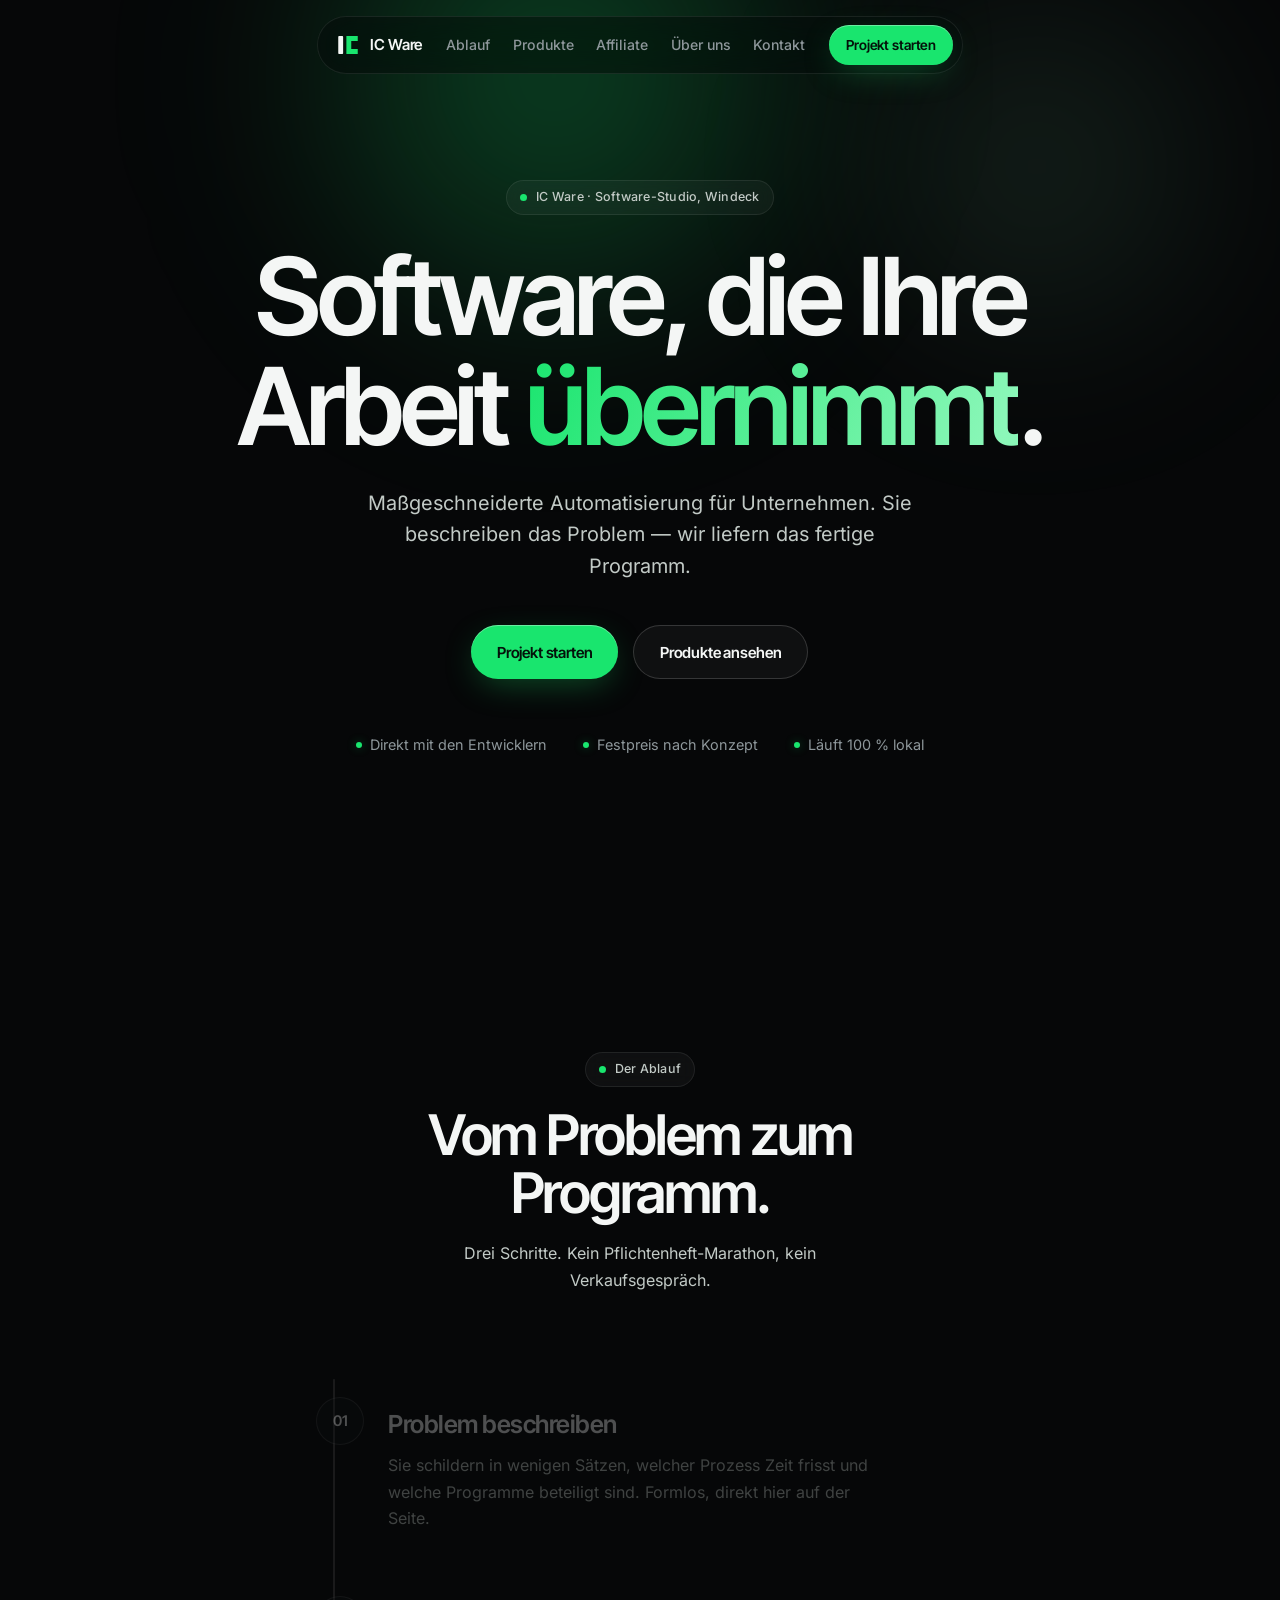
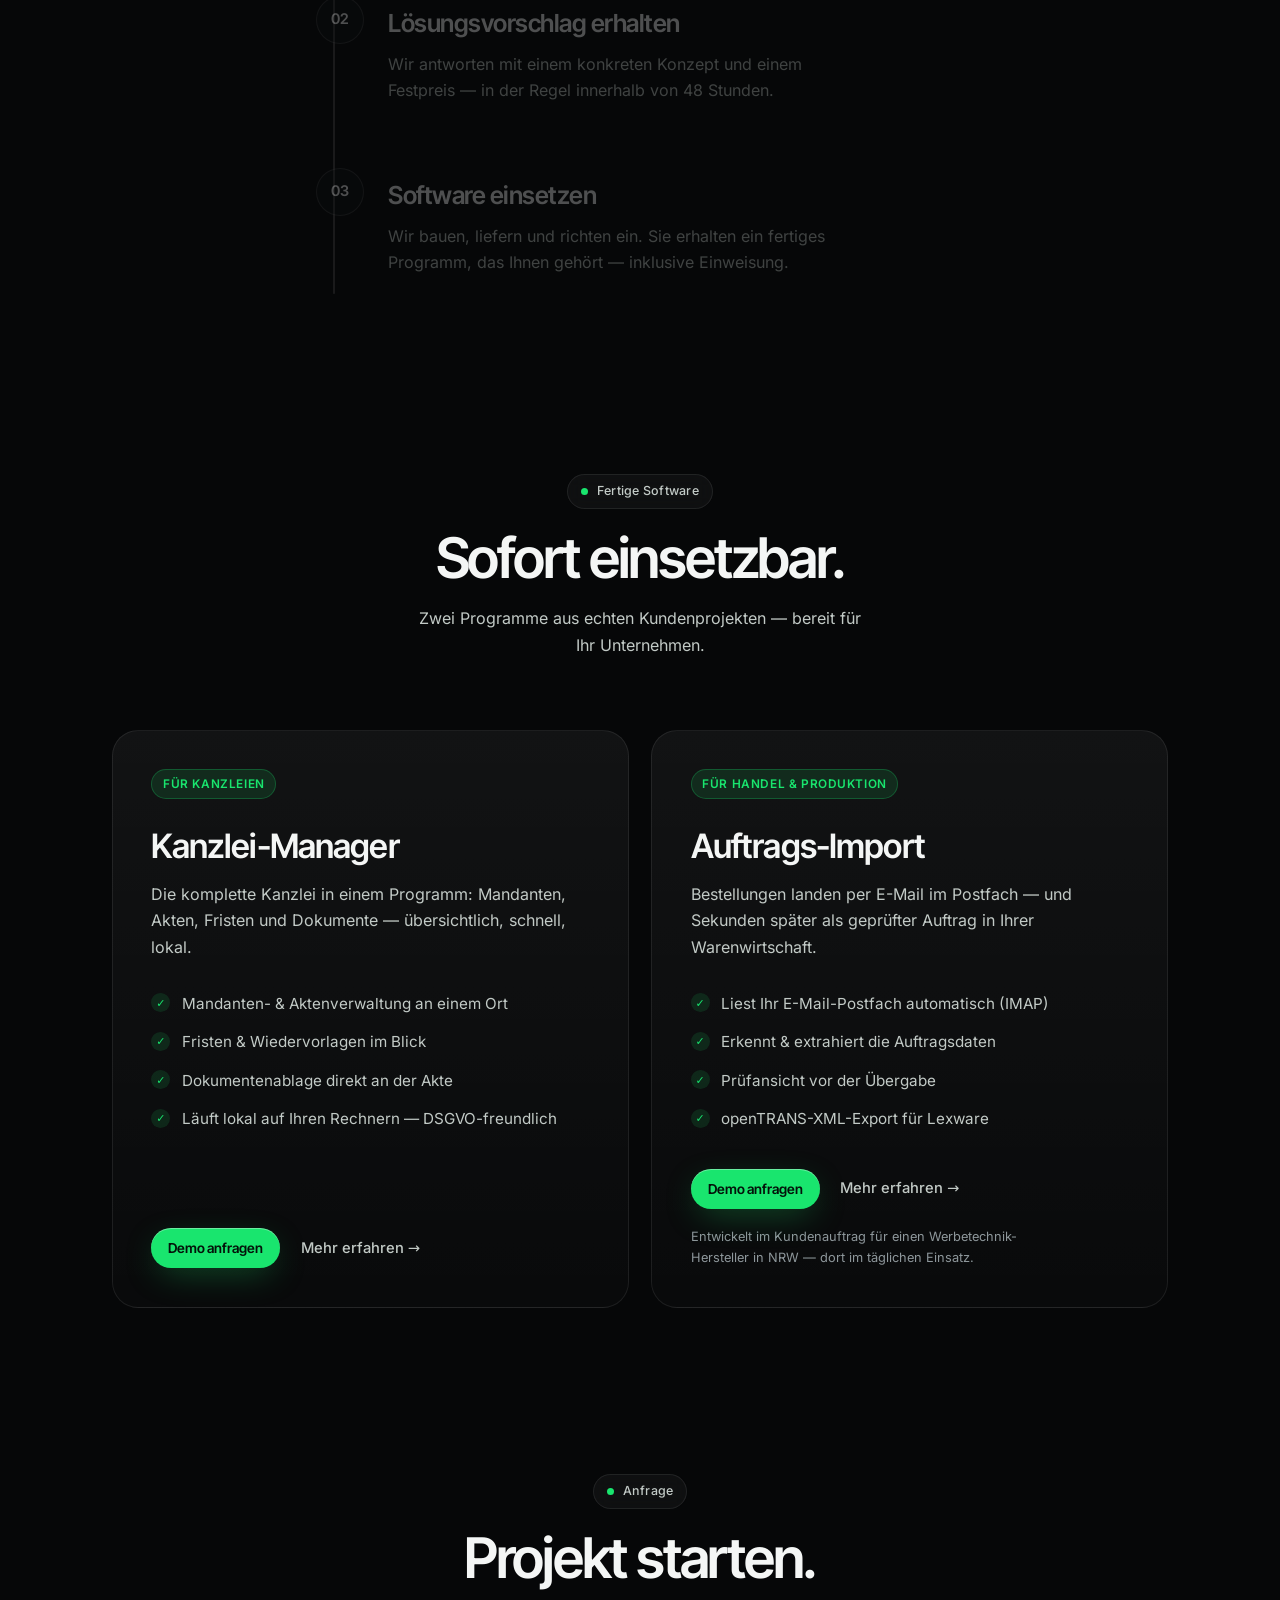
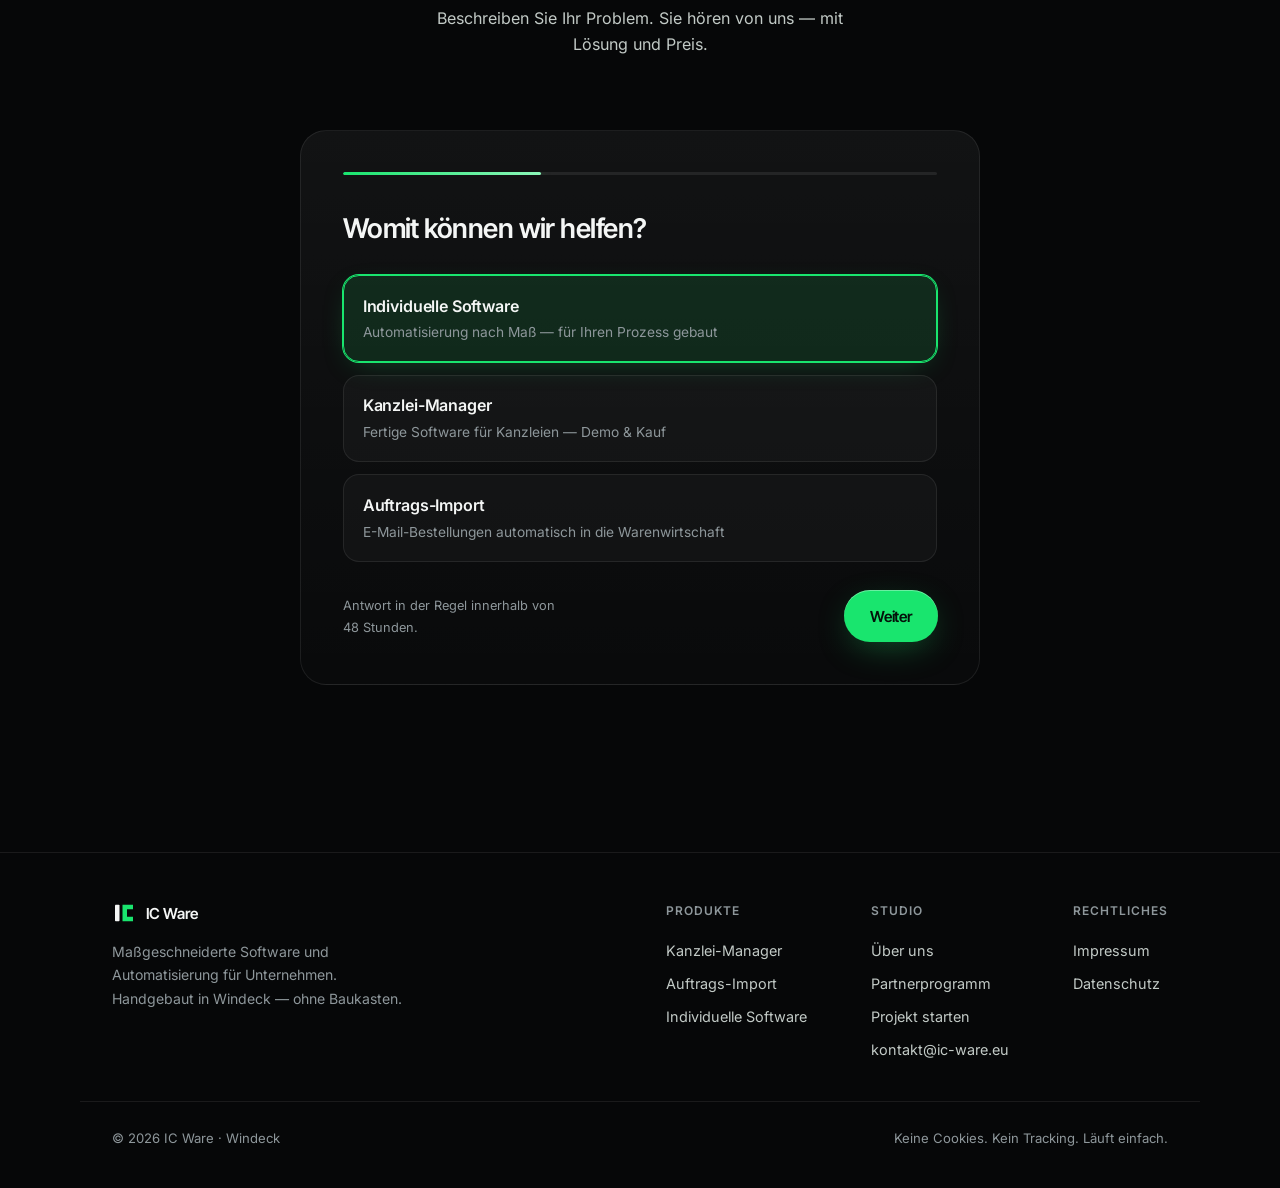
<file: index.html>
<!DOCTYPE html>
<html lang="de">
<head>
<meta charset="UTF-8">
<meta name="viewport" content="width=device-width, initial-scale=1.0">
<title>IC Ware — Software, die Ihre Arbeit übernimmt</title>
<meta name="description" content="IC Ware entwickelt maßgeschneiderte Automatisierungs-Software für Unternehmen. Problem beschreiben, Lösungsvorschlag erhalten, fertiges Programm einsetzen. Aus Windeck.">
<meta name="theme-color" content="#060708">
<meta property="og:title" content="IC Ware — Software, die Ihre Arbeit übernimmt">
<meta property="og:description" content="Maßgeschneiderte Automatisierung für Unternehmen. Sie beschreiben das Problem — wir liefern das fertige Programm.">
<meta property="og:type" content="website">
<meta property="og:locale" content="de_DE">
<link rel="icon" href="favicon.ico" sizes="any">
<link rel="apple-touch-icon" href="assets/apple-touch-icon.png">
<link rel="icon" type="image/svg+xml" href='data:image/svg+xml,<svg xmlns="http://www.w3.org/2000/svg" viewBox="0 0 32 32"><rect width="32" height="32" rx="7" fill="%23060708"/><rect x="4" y="5" width="6" height="22" rx="1" fill="%23F4F6F5"/><path d="M28 5 H14 V27 H28 V21 H20 V11 H28 Z" fill="%2319E56E"/></svg>'>
<link rel="preload" as="font" type="font/woff2" crossorigin href="assets/fonts/inter-tight-latin-600-normal.woff2">
<link rel="preload" as="font" type="font/woff2" crossorigin href="assets/fonts/inter-latin-400-normal.woff2">
<link rel="stylesheet" href="assets/style.css">
</head>
<body>

<!-- ================= NAV ================= -->
<nav class="island" id="island" aria-label="Hauptnavigation">
  <a class="logo" href="index.html" aria-label="IC Ware — Startseite">
    <svg viewBox="0 0 32 32" role="img" aria-label="IC Ware Logo">
      <rect x="4" y="5" width="6" height="22" rx="1" fill="var(--ink)"/>
      <path d="M28 5 H14 V27 H28 V21 H20 V11 H28 Z" fill="var(--brand)"/>
    </svg>
    <b>IC Ware</b>
  </a>
  <div class="links">
    <a href="#ablauf">Ablauf</a>
    <a href="#produkte">Produkte</a>
    <a href="partnerprogramm.html">Affiliate</a>
    <a href="ueber-uns.html">Über uns</a>
    <a href="#kontakt">Kontakt</a>
  </div>
  <a class="btn btn--sm magnetic" href="#kontakt">Projekt starten</a>
</nav>

<main id="top">

<!-- ================= HERO ================= -->
<header class="hero">
  <div class="aurora aurora--a" aria-hidden="true"></div>
  <div class="aurora aurora--b" aria-hidden="true"></div>
  <div class="wrap">
    <p class="eyebrow io"><span class="dot"></span>IC Ware · Software-Studio, Windeck</p>
    <h1 class="display io d1">Software, die Ihre Arbeit <span class="grad">übernimmt</span>.</h1>
    <p class="sub io d2">Maßgeschneiderte Automatisierung für Unternehmen. Sie beschreiben das Problem — wir liefern das fertige Programm.</p>
    <div class="cta io d3">
      <a class="btn magnetic" href="#kontakt">Projekt starten</a>
      <a class="btn btn--ghost" href="#produkte">Produkte ansehen</a>
    </div>
    <ul class="props io d4">
      <li>Direkt mit den Entwicklern</li>
      <li>Festpreis nach Konzept</li>
      <li>Läuft 100&nbsp;% lokal</li>
    </ul>
  </div>
</header>

<!-- ================= ABLAUF ================= -->
<section class="sec" id="ablauf">
  <div class="wrap">
    <div class="sec__head">
      <p class="eyebrow io"><span class="dot"></span>Der Ablauf</p>
      <h2 class="display io d1">Vom Problem zum Programm.</h2>
      <p class="lede io d2">Drei Schritte. Kein Pflichtenheft-Marathon, kein Verkaufsgespräch.</p>
    </div>

    <div class="flow" id="flow">
      <div class="beam" aria-hidden="true"><i id="beamFill"></i></div>
      <ol class="steps">
        <li class="step">
          <span class="num">01</span>
          <div>
            <h3>Problem beschreiben</h3>
            <p>Sie schildern in wenigen Sätzen, welcher Prozess Zeit frisst und welche Programme beteiligt sind. Formlos, direkt hier auf der Seite.</p>
          </div>
        </li>
        <li class="step">
          <span class="num">02</span>
          <div>
            <h3>Lösungsvorschlag erhalten</h3>
            <p>Wir antworten mit einem konkreten Konzept und einem Festpreis — in der Regel innerhalb von 48 Stunden.</p>
          </div>
        </li>
        <li class="step">
          <span class="num">03</span>
          <div>
            <h3>Software einsetzen</h3>
            <p>Wir bauen, liefern und richten ein. Sie erhalten ein fertiges Programm, das Ihnen gehört — inklusive Einweisung.</p>
          </div>
        </li>
      </ol>
    </div>
  </div>
</section>

<!-- ================= PRODUKTE ================= -->
<section class="sec" id="produkte">
  <div class="wrap">
    <div class="sec__head">
      <p class="eyebrow io"><span class="dot"></span>Fertige Software</p>
      <h2 class="display io d1">Sofort einsetzbar.</h2>
      <p class="lede io d2">Zwei Programme aus echten Kundenprojekten — bereit für Ihr Unternehmen.</p>
    </div>

    <div class="cards">
      <article class="card tilt io">
        <span class="tag">Für Kanzleien</span>
        <h3>Kanzlei-Manager</h3>
        <p>Die komplette Kanzlei in einem Programm: Mandanten, Akten, Fristen und Dokumente — übersichtlich, schnell, lokal.</p>
        <ul class="feat">
          <li>Mandanten- &amp; Aktenverwaltung an einem Ort</li>
          <li>Fristen &amp; Wiedervorlagen im Blick</li>
          <li>Dokumentenablage direkt an der Akte</li>
          <li>Läuft lokal auf Ihren Rechnern — DSGVO-freundlich</li>
        </ul>
        <div class="foot">
          <button class="btn btn--sm js-demo" data-typ="kanzlei" type="button">Demo anfragen</button>
          <a class="tlink" href="kanzlei-manager.html">Mehr erfahren&nbsp;→</a>
        </div>
      </article>

      <article class="card tilt io d1">
        <span class="tag">Für Handel &amp; Produktion</span>
        <h3>Auftrags-Import</h3>
        <p>Bestellungen landen per E-Mail im Postfach — und Sekunden später als geprüfter Auftrag in Ihrer Warenwirtschaft.</p>
        <ul class="feat">
          <li>Liest Ihr E-Mail-Postfach automatisch (IMAP)</li>
          <li>Erkennt &amp; extrahiert die Auftragsdaten</li>
          <li>Prüfansicht vor der Übergabe</li>
          <li>openTRANS-XML-Export für Lexware</li>
        </ul>
        <div class="foot">
          <button class="btn btn--sm js-demo" data-typ="import" type="button">Demo anfragen</button>
          <a class="tlink" href="auftrags-import.html">Mehr erfahren&nbsp;→</a>
        </div>
        <p class="ref">Entwickelt im Kundenauftrag für einen Werbetechnik-Hersteller in NRW — dort im täglichen Einsatz.</p>
      </article>
    </div>
  </div>
</section>

<!-- ================= BUCHUNG ================= -->
<section class="sec" id="kontakt">
  <div class="wrap">
    <div class="sec__head">
      <p class="eyebrow io"><span class="dot"></span>Anfrage</p>
      <h2 class="display io d1">Projekt starten.</h2>
      <p class="lede io d2">Beschreiben Sie Ihr Problem. Sie hören von uns — mit Lösung und Preis.</p>
    </div>

    <div class="shell io d2">
      <div class="prog" aria-hidden="true"><i id="progFill"></i></div>

      <form id="anfrage" novalidate>
        <!-- Schritt 1 -->
        <fieldset class="fstep active" data-i="0">
          <legend>Womit können wir helfen?</legend>
          <div class="opts">
            <label class="opt sel">
              <input type="radio" name="typ" value="custom" checked>
              <b>Individuelle Software</b>
              <span>Automatisierung nach Maß — für Ihren Prozess gebaut</span>
            </label>
            <label class="opt">
              <input type="radio" name="typ" value="kanzlei">
              <b>Kanzlei-Manager</b>
              <span>Fertige Software für Kanzleien — Demo &amp; Kauf</span>
            </label>
            <label class="opt">
              <input type="radio" name="typ" value="import">
              <b>Auftrags-Import</b>
              <span>E-Mail-Bestellungen automatisch in die Warenwirtschaft</span>
            </label>
          </div>
        </fieldset>

        <!-- Schritt 2 -->
        <fieldset class="fstep" data-i="1">
          <legend>Beschreiben Sie kurz, worum es geht.</legend>
          <div class="field" id="f-beschreibung">
            <label for="beschreibung">Ihr Problem / Ihr Prozess</label>
            <textarea id="beschreibung" name="beschreibung" placeholder="Welcher Prozess kostet Zeit? Welche Programme sind beteiligt? Formlos reicht völlig."></textarea>
            <p class="err">Bitte beschreiben Sie kurz Ihr Anliegen — zwei Sätze reichen.</p>
          </div>
          <div class="field">
            <label for="firma">Firma <span style="color:var(--muted)">(optional)</span></label>
            <input type="text" id="firma" name="firma" placeholder="z. B. Mustermann GmbH">
          </div>
        </fieldset>

        <!-- Schritt 3 -->
        <fieldset class="fstep" data-i="2">
          <legend>Wohin dürfen wir antworten?</legend>
          <div class="field" id="f-name">
            <label for="name">Ihr Name</label>
            <input type="text" id="name" name="name" placeholder="Vor- und Nachname" autocomplete="name">
            <p class="err">Bitte geben Sie Ihren Namen an.</p>
          </div>
          <div class="field" id="f-email">
            <label for="email">E-Mail-Adresse</label>
            <input type="email" id="email" name="email" placeholder="name@firma.de" autocomplete="email">
            <p class="err">Bitte geben Sie eine gültige E-Mail-Adresse an.</p>
          </div>
        </fieldset>

        <div class="frow" id="frow">
          <p class="hint" id="fhint">Antwort in der Regel innerhalb von 48&nbsp;Stunden.</p>
          <div class="fnav">
            <button class="btn btn--ghost" type="button" id="btnPrev" style="display:none">Zurück</button>
            <button class="btn magnetic" type="button" id="btnNext">Weiter</button>
            <button class="btn magnetic" type="submit" id="btnSend" style="display:none">Anfrage senden</button>
          </div>
        </div>
      </form>

      <!-- Erfolg -->
      <div class="done" id="done">
        <div class="ok">✓</div>
        <h3>Anfrage vorbereitet.</h3>
        <p>Ihr E-Mail-Programm sollte sich geöffnet haben. Falls nicht: Text kopieren und an <a href="mailto:kontakt@ic-ware.eu">kontakt@ic-ware.eu</a> senden.</p>
        <div class="sum" id="sum"></div>
        <div class="fnav">
          <button class="btn btn--ghost" type="button" id="btnCopy">Text kopieren</button>
          <a class="btn" id="btnMail" href="#">E-Mail öffnen</a>
        </div>
      </div>
    </div>
  </div>
</section>

</main>

<!-- ================= FOOTER ================= -->
<footer class="footer">
  <div class="footer__grid">
    <div class="fbrand">
      <span class="logo">
        <svg viewBox="0 0 32 32" aria-hidden="true">
          <rect x="4" y="5" width="6" height="22" rx="1" fill="var(--ink)"/>
          <path d="M28 5 H14 V27 H28 V21 H20 V11 H28 Z" fill="var(--brand)"/>
        </svg>
        <b>IC Ware</b>
      </span>
      <p>Maßgeschneiderte Software und Automatisierung für Unternehmen. Handgebaut in Windeck — ohne Baukasten.</p>
    </div>
    <div class="fcols">
      <div class="fcol">
        <h5>Produkte</h5>
        <a href="kanzlei-manager.html">Kanzlei-Manager</a>
        <a href="auftrags-import.html">Auftrags-Import</a>
        <a href="index.html#kontakt">Individuelle Software</a>
      </div>
      <div class="fcol">
        <h5>Studio</h5>
        <a href="ueber-uns.html">Über uns</a>
        <a href="partnerprogramm.html">Partnerprogramm</a>
        <a href="index.html#kontakt">Projekt starten</a>
        <a href="mailto:kontakt@ic-ware.eu">kontakt@ic-ware.eu</a>
      </div>
      <div class="fcol">
        <h5>Rechtliches</h5>
        <a href="impressum.html">Impressum</a>
        <a href="datenschutz.html">Datenschutz</a>
      </div>
    </div>
  </div>
  <div class="footer__base">
    <span>© <span id="jahr">2026</span> IC Ware · Windeck</span>
    <span>Keine Cookies. Kein Tracking. Läuft einfach.</span>
  </div>
</footer>

<script src="assets/site.js"></script>
</body>
</html>
</file>
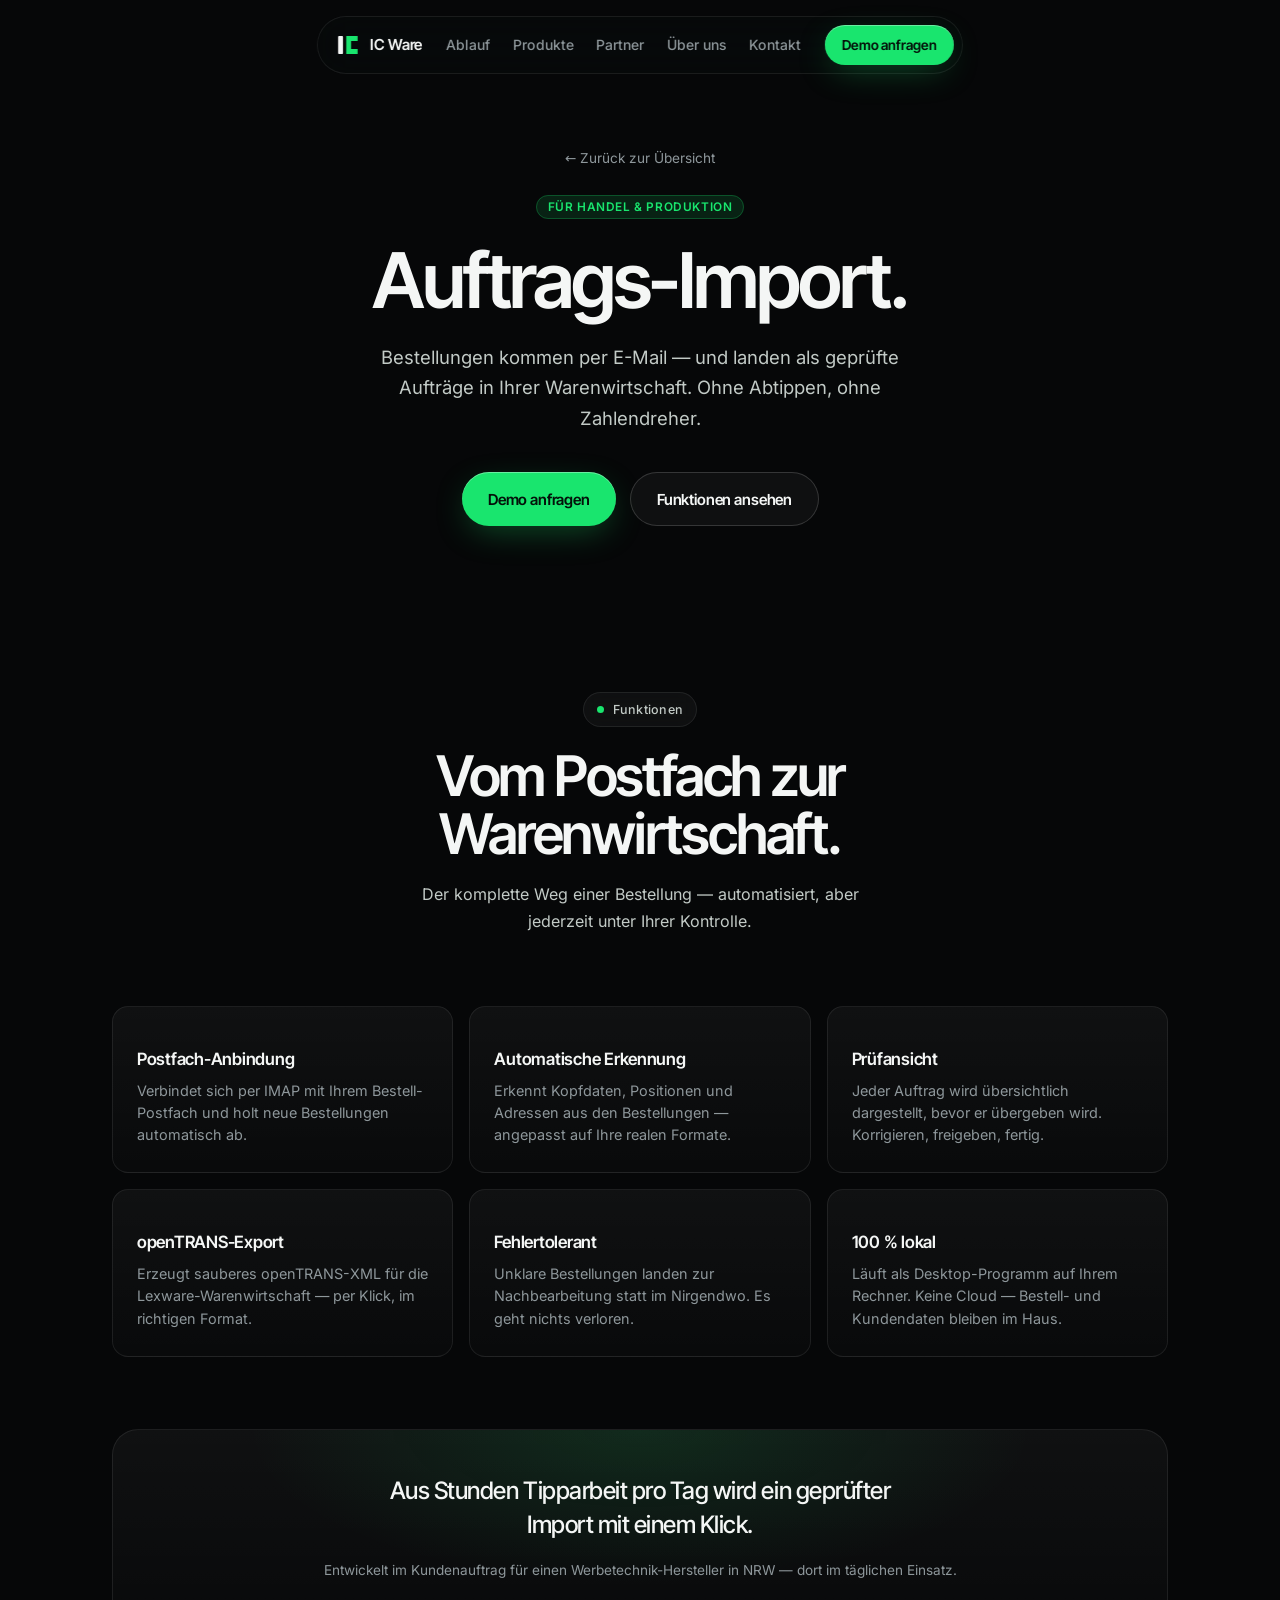
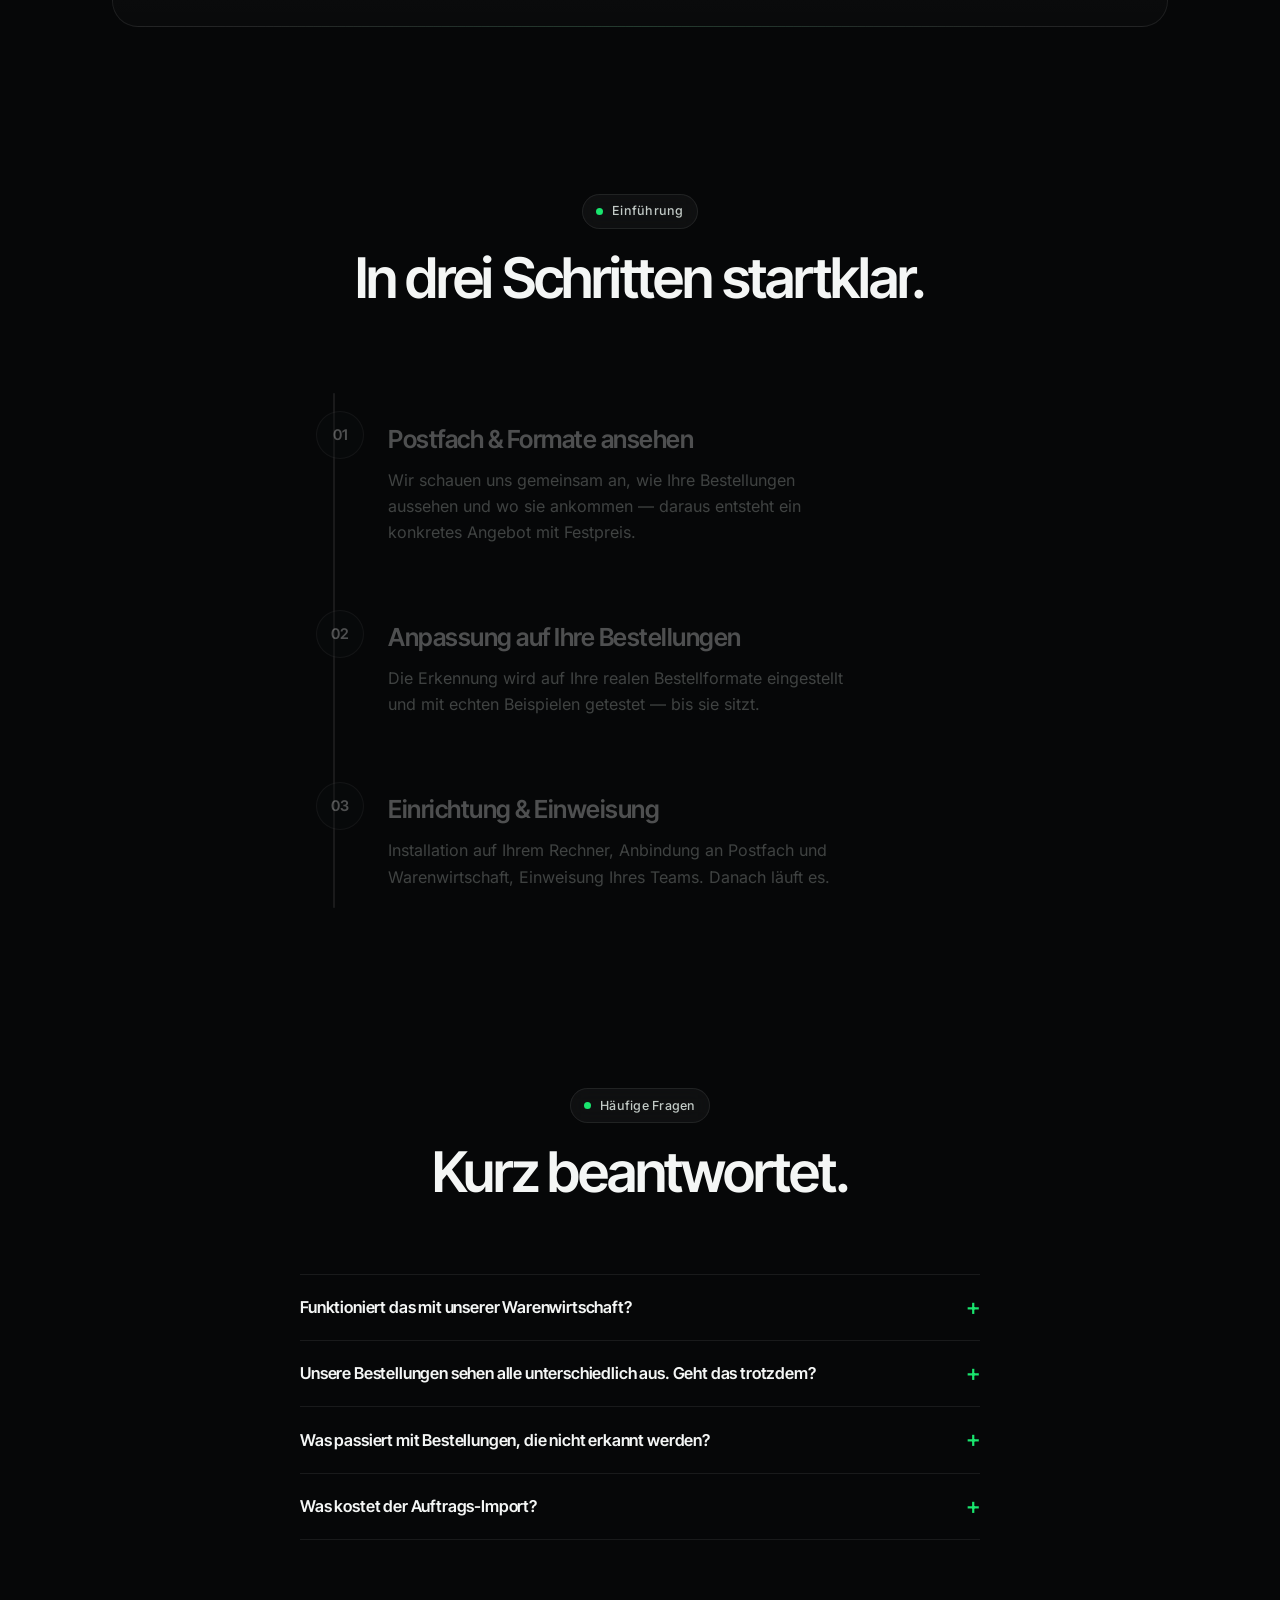
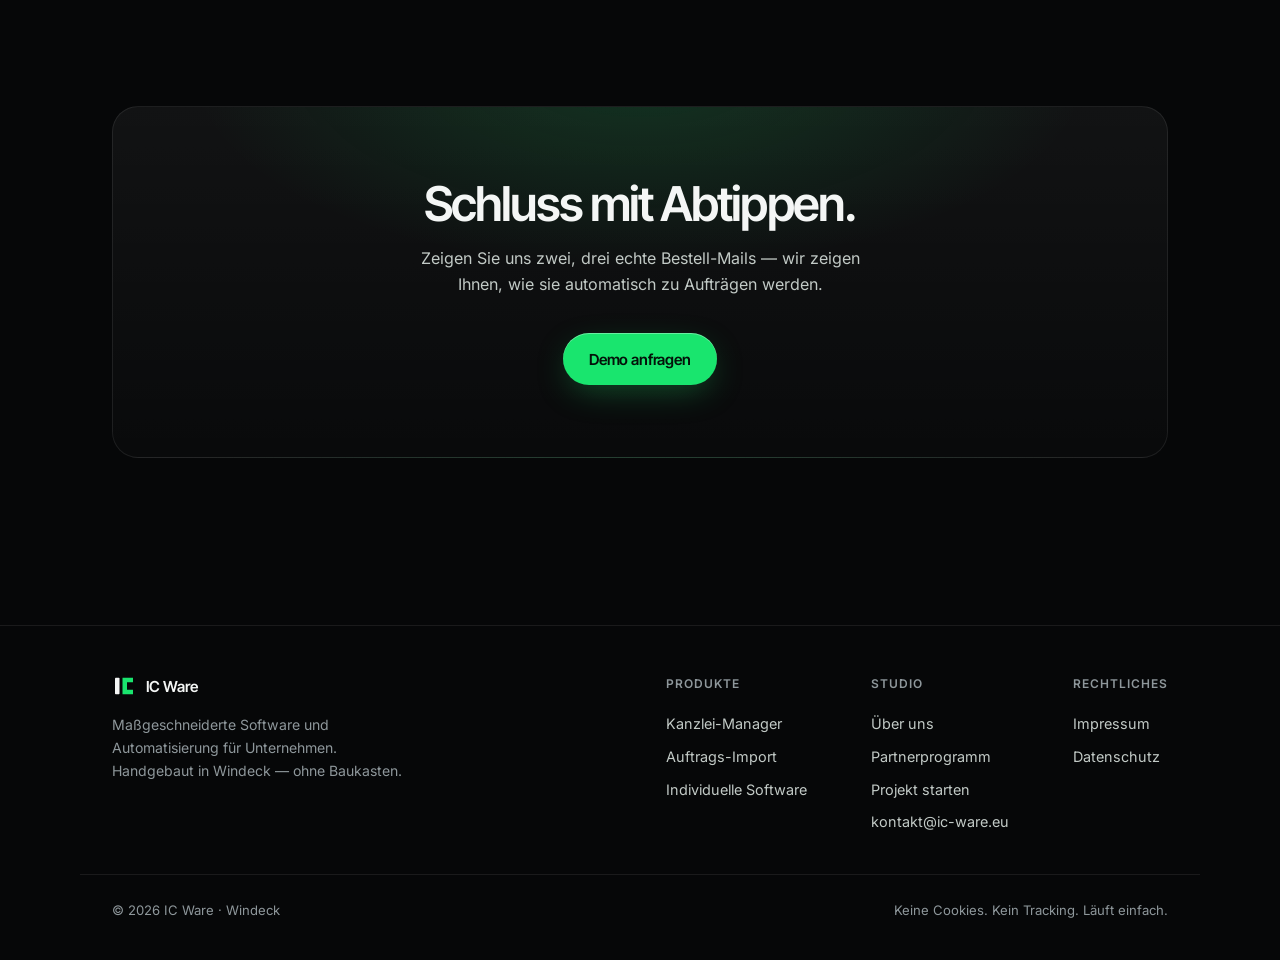
<file: auftrags-import.html>
<!DOCTYPE html>
<html lang="de">
<head>
<meta charset="UTF-8">
<meta name="viewport" content="width=device-width, initial-scale=1.0">
<title>Auftrags-Import — IC Ware</title>
<meta name="description" content="Der Auftrags-Import von IC Ware: Bestellungen aus dem E-Mail-Postfach automatisch erkennen und als openTRANS-XML an Lexware übergeben. Läuft lokal.">
<meta name="theme-color" content="#060708">
<meta property="og:title" content="Auftrags-Import — IC Ware">
<meta property="og:description" content="E-Mail-Bestellungen automatisch in die Warenwirtschaft. Aus Stunden werden Minuten.">
<meta property="og:type" content="website">
<meta property="og:locale" content="de_DE">
<link rel="icon" href="favicon.ico" sizes="any">
<link rel="apple-touch-icon" href="assets/apple-touch-icon.png">
<link rel="icon" type="image/svg+xml" href='data:image/svg+xml,<svg xmlns="http://www.w3.org/2000/svg" viewBox="0 0 32 32"><rect width="32" height="32" rx="7" fill="%23060708"/><rect x="4" y="5" width="6" height="22" rx="1" fill="%23F4F6F5"/><path d="M28 5 H14 V27 H28 V21 H20 V11 H28 Z" fill="%2319E56E"/></svg>'>
<link rel="preload" as="font" type="font/woff2" crossorigin href="assets/fonts/inter-tight-latin-600-normal.woff2">
<link rel="preload" as="font" type="font/woff2" crossorigin href="assets/fonts/inter-latin-400-normal.woff2">
<link rel="stylesheet" href="assets/style.css">
</head>
<body>

<nav class="island" id="island" aria-label="Hauptnavigation">
  <a class="logo" href="index.html" aria-label="IC Ware — Startseite">
    <svg viewBox="0 0 32 32" role="img" aria-label="IC Ware Logo">
      <rect x="4" y="5" width="6" height="22" rx="1" fill="var(--ink)"/>
      <path d="M28 5 H14 V27 H28 V21 H20 V11 H28 Z" fill="var(--brand)"/>
    </svg>
    <b>IC Ware</b>
  </a>
  <div class="links">
    <a href="index.html#ablauf">Ablauf</a>
    <a href="index.html#produkte">Produkte</a>
    <a href="partnerprogramm.html">Partner</a>
    <a href="ueber-uns.html">Über uns</a>
    <a href="index.html#kontakt">Kontakt</a>
  </div>
  <a class="btn btn--sm magnetic" href="index.html?typ=import#kontakt">Demo anfragen</a>
</nav>

<main class="page">

<!-- ================= KOPF ================= -->
<header class="page-hero wrap">
  <a class="back io" href="index.html">←&nbsp;Zurück zur Übersicht</a><br>
  <span class="tag io">Für Handel &amp; Produktion</span>
  <h1 class="display io d1">Auftrags-Import.</h1>
  <p class="sub io d2">Bestellungen kommen per E-Mail — und landen als geprüfte Aufträge in Ihrer Warenwirtschaft. Ohne Abtippen, ohne Zahlendreher.</p>
  <div class="cta io d3">
    <a class="btn magnetic" href="index.html?typ=import#kontakt">Demo anfragen</a>
    <a class="btn btn--ghost" href="#funktionen">Funktionen ansehen</a>
  </div>
</header>

<!-- ================= FUNKTIONEN ================= -->
<section class="sec" id="funktionen">
  <div class="wrap">
    <div class="sec__head">
      <p class="eyebrow io"><span class="dot"></span>Funktionen</p>
      <h2 class="display io d1">Vom Postfach zur Warenwirtschaft.</h2>
      <p class="lede io d2">Der komplette Weg einer Bestellung — automatisiert, aber jederzeit unter Ihrer Kontrolle.</p>
    </div>

    <div class="grid6">
      <div class="fcard io">
        <span class="mark"></span>
        <h4>Postfach-Anbindung</h4>
        <p>Verbindet sich per IMAP mit Ihrem Bestell-Postfach und holt neue Bestellungen automatisch ab.</p>
      </div>
      <div class="fcard io d1">
        <span class="mark"></span>
        <h4>Automatische Erkennung</h4>
        <p>Erkennt Kopfdaten, Positionen und Adressen aus den Bestellungen — angepasst auf Ihre realen Formate.</p>
      </div>
      <div class="fcard io d2">
        <span class="mark"></span>
        <h4>Prüfansicht</h4>
        <p>Jeder Auftrag wird übersichtlich dargestellt, bevor er übergeben wird. Korrigieren, freigeben, fertig.</p>
      </div>
      <div class="fcard io">
        <span class="mark"></span>
        <h4>openTRANS-Export</h4>
        <p>Erzeugt sauberes openTRANS-XML für die Lexware-Warenwirtschaft — per Klick, im richtigen Format.</p>
      </div>
      <div class="fcard io d1">
        <span class="mark"></span>
        <h4>Fehlertolerant</h4>
        <p>Unklare Bestellungen landen zur Nachbearbeitung statt im Nirgendwo. Es geht nichts verloren.</p>
      </div>
      <div class="fcard io d2">
        <span class="mark"></span>
        <h4>100 % lokal</h4>
        <p>Läuft als Desktop-Programm auf Ihrem Rechner. Keine Cloud — Bestell- und Kundendaten bleiben im Haus.</p>
      </div>
    </div>

    <figure class="praxis io">
      <blockquote>Aus Stunden Tipparbeit pro Tag wird ein geprüfter Import mit einem Klick.</blockquote>
      <figcaption>Entwickelt im Kundenauftrag für einen Werbetechnik-Hersteller in NRW — dort im täglichen Einsatz.</figcaption>
    </figure>
  </div>
</section>

<!-- ================= EINFÜHRUNG ================= -->
<section class="sec" id="einfuehrung">
  <div class="wrap">
    <div class="sec__head">
      <p class="eyebrow io"><span class="dot"></span>Einführung</p>
      <h2 class="display io d1">In drei Schritten startklar.</h2>
    </div>

    <div class="flow" id="flow">
      <div class="beam" aria-hidden="true"><i id="beamFill"></i></div>
      <ol class="steps">
        <li class="step">
          <span class="num">01</span>
          <div>
            <h3>Postfach &amp; Formate ansehen</h3>
            <p>Wir schauen uns gemeinsam an, wie Ihre Bestellungen aussehen und wo sie ankommen — daraus entsteht ein konkretes Angebot mit Festpreis.</p>
          </div>
        </li>
        <li class="step">
          <span class="num">02</span>
          <div>
            <h3>Anpassung auf Ihre Bestellungen</h3>
            <p>Die Erkennung wird auf Ihre realen Bestellformate eingestellt und mit echten Beispielen getestet — bis sie sitzt.</p>
          </div>
        </li>
        <li class="step">
          <span class="num">03</span>
          <div>
            <h3>Einrichtung &amp; Einweisung</h3>
            <p>Installation auf Ihrem Rechner, Anbindung an Postfach und Warenwirtschaft, Einweisung Ihres Teams. Danach läuft es.</p>
          </div>
        </li>
      </ol>
    </div>
  </div>
</section>

<!-- ================= FAQ ================= -->
<section class="sec" id="faq">
  <div class="wrap">
    <div class="sec__head">
      <p class="eyebrow io"><span class="dot"></span>Häufige Fragen</p>
      <h2 class="display io d1">Kurz beantwortet.</h2>
    </div>

    <div class="faq io d1">
      <details>
        <summary>Funktioniert das mit unserer Warenwirtschaft?</summary>
        <p>Im Standard exportiert der Auftrags-Import openTRANS-XML für die Lexware-Warenwirtschaft. Andere Systeme und Formate binden wir auf Anfrage an — Schnittstellen bauen ist unser Handwerk.</p>
      </details>
      <details>
        <summary>Unsere Bestellungen sehen alle unterschiedlich aus. Geht das trotzdem?</summary>
        <p>Genau dafür ist die Software gemacht. Die Erkennung wird auf Ihre tatsächlichen Bestellformate angepasst und mit echten Beispielen getestet, bevor sie in den Betrieb geht.</p>
      </details>
      <details>
        <summary>Was passiert mit Bestellungen, die nicht erkannt werden?</summary>
        <p>Sie landen sichtbar zur Nachbearbeitung — nichts wird still verworfen. Sie behalten immer die Kontrolle darüber, was in die Warenwirtschaft geht.</p>
      </details>
      <details>
        <summary>Was kostet der Auftrags-Import?</summary>
        <p>Einen Festpreis, den Sie vorab kennen — abhängig von Ihren Bestellformaten und der gewünschten Anbindung. Nach einem kurzen Blick auf Ihr Postfach bekommen Sie ein konkretes Angebot.</p>
      </details>
    </div>

    <div class="band io">
      <h2 class="display">Schluss mit Abtippen.</h2>
      <p>Zeigen Sie uns zwei, drei echte Bestell-Mails — wir zeigen Ihnen, wie sie automatisch zu Aufträgen werden.</p>
      <div class="cta">
        <a class="btn magnetic" href="index.html?typ=import#kontakt">Demo anfragen</a>
      </div>
    </div>
  </div>
</section>

</main>

<!-- ================= FOOTER ================= -->
<footer class="footer">
  <div class="footer__grid">
    <div class="fbrand">
      <span class="logo">
        <svg viewBox="0 0 32 32" aria-hidden="true">
          <rect x="4" y="5" width="6" height="22" rx="1" fill="var(--ink)"/>
          <path d="M28 5 H14 V27 H28 V21 H20 V11 H28 Z" fill="var(--brand)"/>
        </svg>
        <b>IC Ware</b>
      </span>
      <p>Maßgeschneiderte Software und Automatisierung für Unternehmen. Handgebaut in Windeck — ohne Baukasten.</p>
    </div>
    <div class="fcols">
      <div class="fcol">
        <h5>Produkte</h5>
        <a href="kanzlei-manager.html">Kanzlei-Manager</a>
        <a href="auftrags-import.html">Auftrags-Import</a>
        <a href="index.html#kontakt">Individuelle Software</a>
      </div>
      <div class="fcol">
        <h5>Studio</h5>
        <a href="ueber-uns.html">Über uns</a>
        <a href="partnerprogramm.html">Partnerprogramm</a>
        <a href="index.html#kontakt">Projekt starten</a>
        <a href="mailto:kontakt@ic-ware.eu">kontakt@ic-ware.eu</a>
      </div>
      <div class="fcol">
        <h5>Rechtliches</h5>
        <a href="impressum.html">Impressum</a>
        <a href="datenschutz.html">Datenschutz</a>
      </div>
    </div>
  </div>
  <div class="footer__base">
    <span>© <span id="jahr">2026</span> IC Ware · Windeck</span>
    <span>Keine Cookies. Kein Tracking. Läuft einfach.</span>
  </div>
</footer>

<script src="assets/site.js"></script>
</body>
</html>
</file>
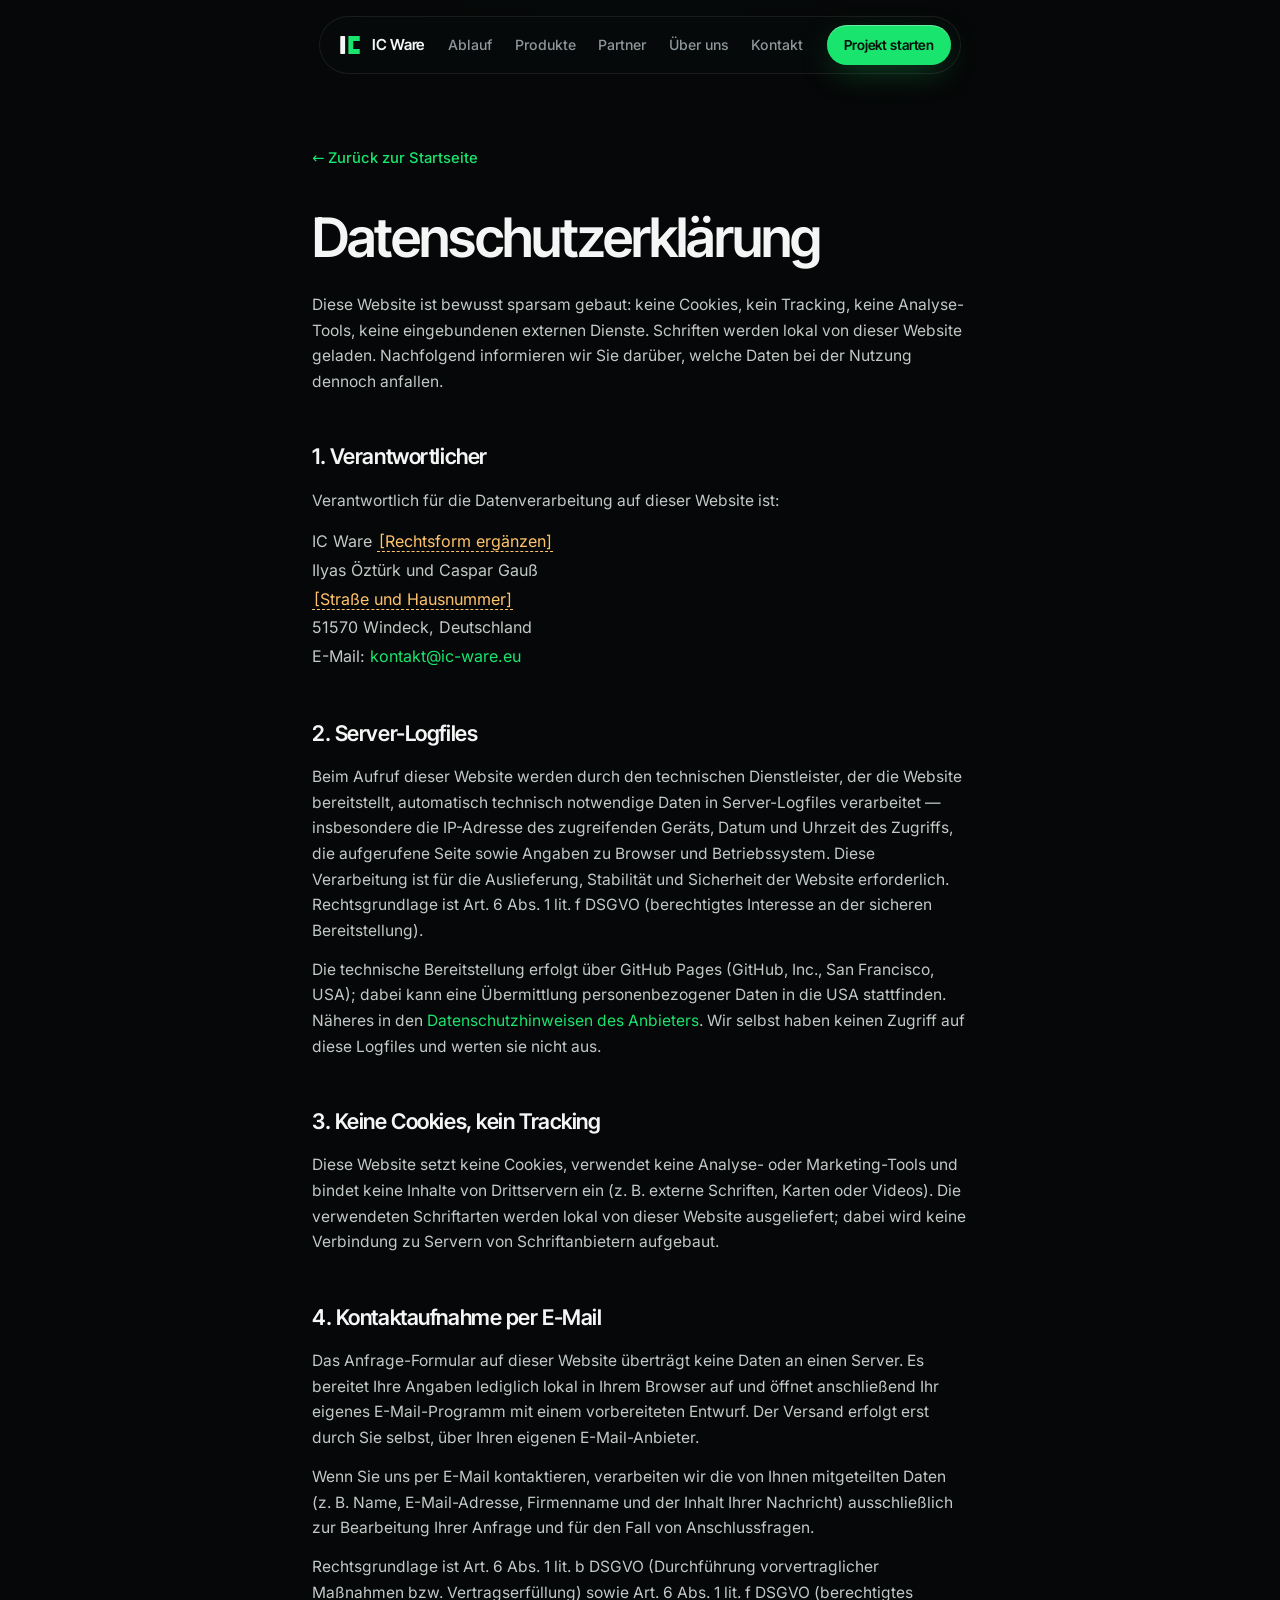
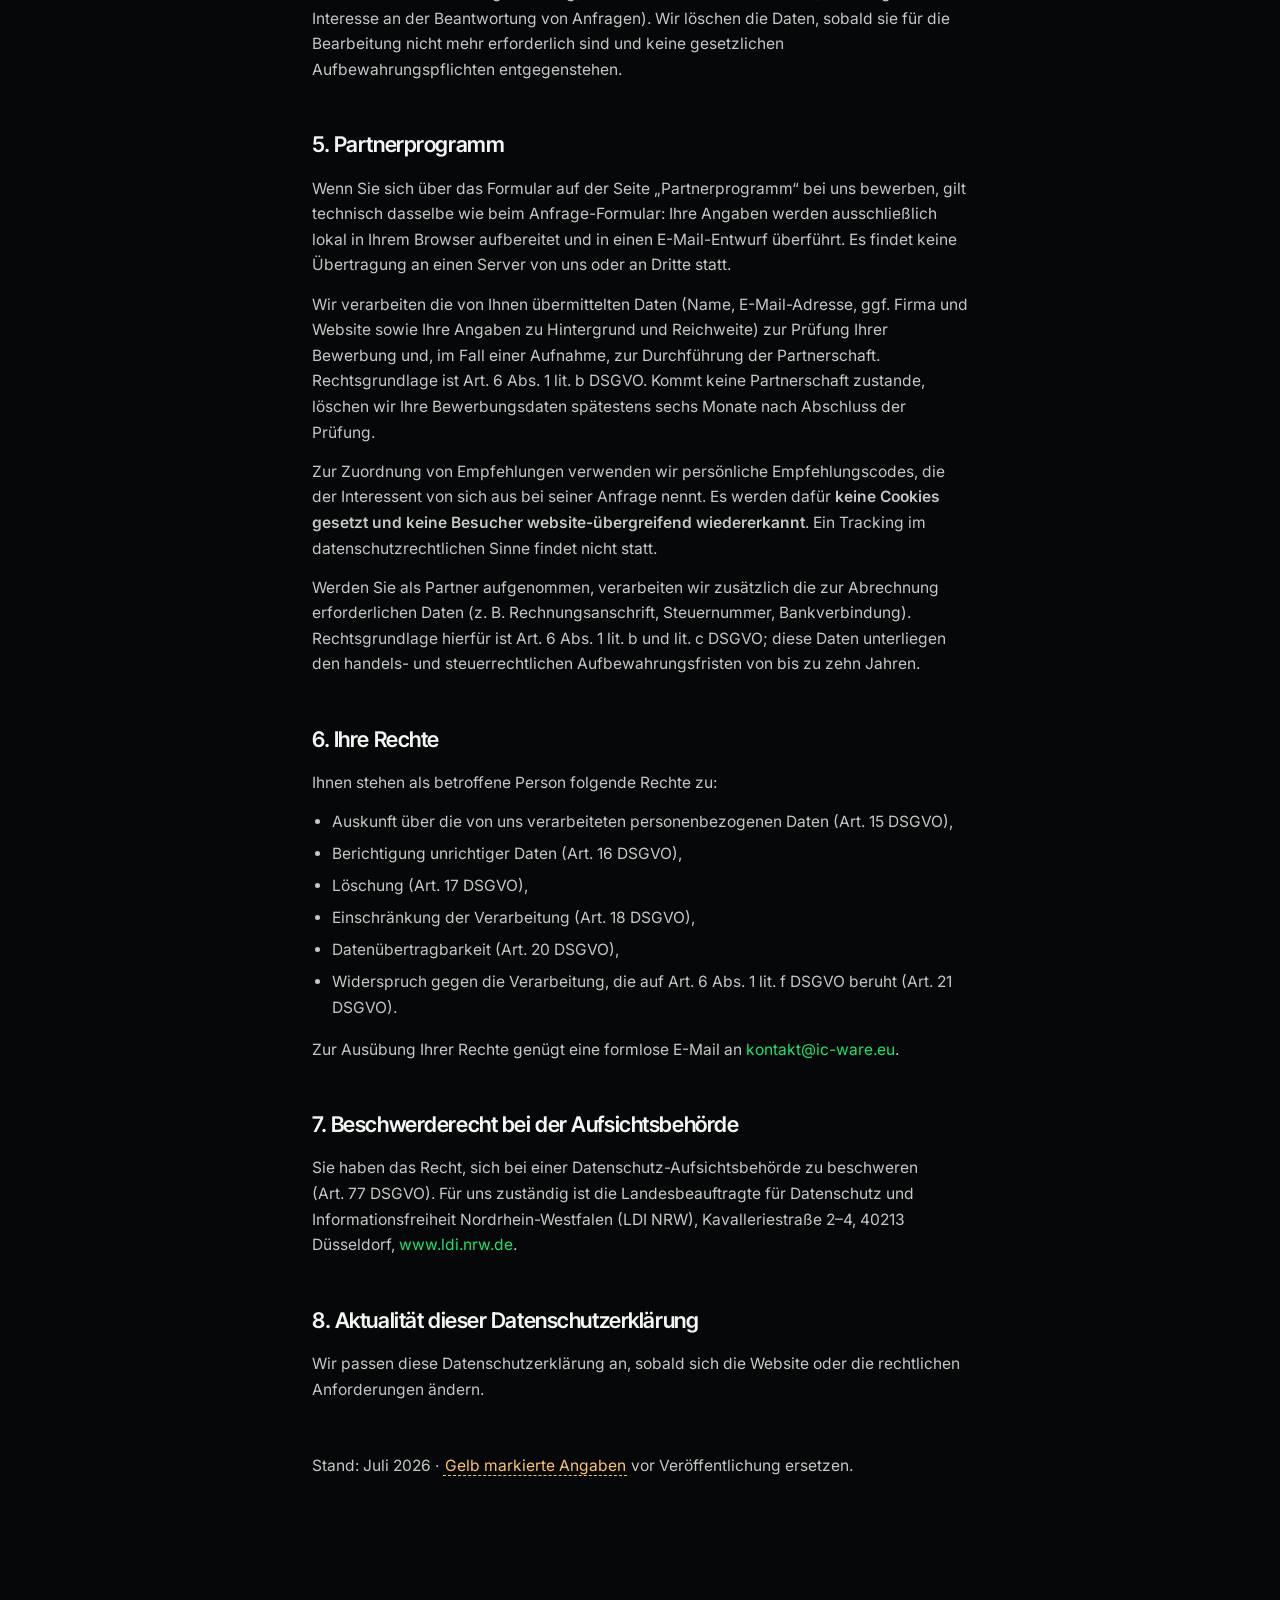
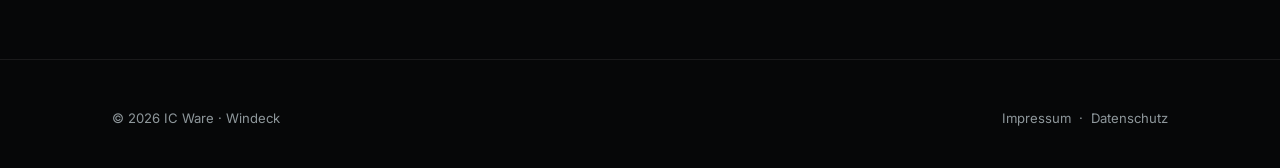
<file: datenschutz.html>
<!DOCTYPE html>
<html lang="de">
<head>
<meta charset="UTF-8">
<meta name="viewport" content="width=device-width, initial-scale=1.0">
<title>Datenschutzerklärung — IC Ware</title>
<meta name="description" content="Datenschutzerklärung von IC Ware, Windeck.">
<meta name="robots" content="noindex, follow">
<meta name="theme-color" content="#060708">
<link rel="icon" href="favicon.ico" sizes="any">
<link rel="apple-touch-icon" href="assets/apple-touch-icon.png">
<link rel="icon" type="image/svg+xml" href='data:image/svg+xml,<svg xmlns="http://www.w3.org/2000/svg" viewBox="0 0 32 32"><rect width="32" height="32" rx="7" fill="%23060708"/><rect x="4" y="5" width="6" height="22" rx="1" fill="%23F4F6F5"/><path d="M28 5 H14 V27 H28 V21 H20 V11 H28 Z" fill="%2319E56E"/></svg>'>
<link rel="stylesheet" href="assets/style.css">
</head>
<body>

<nav class="island" id="island" aria-label="Hauptnavigation">
  <a class="logo" href="index.html" aria-label="IC Ware — Startseite">
    <svg viewBox="0 0 32 32" role="img" aria-label="IC Ware Logo">
      <rect x="4" y="5" width="6" height="22" rx="1" fill="var(--ink)"/>
      <path d="M28 5 H14 V27 H28 V21 H20 V11 H28 Z" fill="var(--brand)"/>
    </svg>
    <b>IC Ware</b>
  </a>
  <div class="links">
    <a href="index.html#ablauf">Ablauf</a>
    <a href="index.html#produkte">Produkte</a>
    <a href="partnerprogramm.html">Partner</a>
    <a href="ueber-uns.html">Über uns</a>
    <a href="index.html#kontakt">Kontakt</a>
  </div>
  <a class="btn btn--sm magnetic" href="index.html#kontakt">Projekt starten</a>
</nav>

<main class="page">
  <div class="wrap legal">
    <a class="tlink" href="index.html">←&nbsp;Zurück zur Startseite</a>
    <h1>Datenschutzerklärung</h1>
    <p class="intro">Diese Website ist bewusst sparsam gebaut: keine Cookies, kein Tracking, keine Analyse-Tools, keine eingebundenen externen Dienste. Schriften werden lokal von dieser Website geladen. Nachfolgend informieren wir Sie darüber, welche Daten bei der Nutzung dennoch anfallen.</p>

    <h2>1. Verantwortlicher</h2>
    <p>Verantwortlich für die Datenverarbeitung auf dieser Website ist:</p>
    <address>
      IC Ware <span class="fill">[Rechtsform ergänzen]</span><br>
      Ilyas Öztürk und Caspar Gauß<br>
      <span class="fill">[Straße und Hausnummer]</span><br>
      51570 Windeck, Deutschland<br>
      E-Mail: <a href="mailto:kontakt@ic-ware.eu">kontakt@ic-ware.eu</a>
    </address>

    <h2>2. Server-Logfiles</h2>
    <p>Beim Aufruf dieser Website werden durch den technischen Dienstleister, der die Website bereitstellt, automatisch technisch notwendige Daten in Server-Logfiles verarbeitet — insbesondere die IP-Adresse des zugreifenden Geräts, Datum und Uhrzeit des Zugriffs, die aufgerufene Seite sowie Angaben zu Browser und Betriebssystem. Diese Verarbeitung ist für die Auslieferung, Stabilität und Sicherheit der Website erforderlich. Rechtsgrundlage ist Art.&nbsp;6 Abs.&nbsp;1 lit.&nbsp;f DSGVO (berechtigtes Interesse an der sicheren Bereitstellung).</p>
    <p>Die technische Bereitstellung erfolgt über GitHub Pages (GitHub, Inc., San Francisco, USA); dabei kann eine Übermittlung personenbezogener Daten in die USA stattfinden. Näheres in den <a href="https://docs.github.com/de/site-policy/privacy-policies/github-general-privacy-statement" rel="noopener noreferrer" target="_blank">Datenschutzhinweisen des Anbieters</a>. Wir selbst haben keinen Zugriff auf diese Logfiles und werten sie nicht aus.</p>

    <h2>3. Keine Cookies, kein Tracking</h2>
    <p>Diese Website setzt keine Cookies, verwendet keine Analyse- oder Marketing-Tools und bindet keine Inhalte von Drittservern ein (z.&nbsp;B. externe Schriften, Karten oder Videos). Die verwendeten Schriftarten werden lokal von dieser Website ausgeliefert; dabei wird keine Verbindung zu Servern von Schriftanbietern aufgebaut.</p>

    <h2>4. Kontaktaufnahme per E-Mail</h2>
    <p>Das Anfrage-Formular auf dieser Website überträgt keine Daten an einen Server. Es bereitet Ihre Angaben lediglich lokal in Ihrem Browser auf und öffnet anschließend Ihr eigenes E-Mail-Programm mit einem vorbereiteten Entwurf. Der Versand erfolgt erst durch Sie selbst, über Ihren eigenen E-Mail-Anbieter.</p>
    <p>Wenn Sie uns per E-Mail kontaktieren, verarbeiten wir die von Ihnen mitgeteilten Daten (z.&nbsp;B. Name, E-Mail-Adresse, Firmenname und der Inhalt Ihrer Nachricht) ausschließlich zur Bearbeitung Ihrer Anfrage und für den Fall von Anschlussfragen.</p>
    <p>Rechtsgrundlage ist Art.&nbsp;6 Abs.&nbsp;1 lit.&nbsp;b DSGVO (Durchführung vorvertraglicher Maßnahmen bzw. Vertragserfüllung) sowie Art.&nbsp;6 Abs.&nbsp;1 lit.&nbsp;f DSGVO (berechtigtes Interesse an der Beantwortung von Anfragen). Wir löschen die Daten, sobald sie für die Bearbeitung nicht mehr erforderlich sind und keine gesetzlichen Aufbewahrungspflichten entgegenstehen.</p>

    <h2>5. Partnerprogramm</h2>
    <p>Wenn Sie sich über das Formular auf der Seite „Partnerprogramm“ bei uns bewerben, gilt technisch dasselbe wie beim Anfrage-Formular: Ihre Angaben werden ausschließlich lokal in Ihrem Browser aufbereitet und in einen E-Mail-Entwurf überführt. Es findet keine Übertragung an einen Server von uns oder an Dritte statt.</p>
    <p>Wir verarbeiten die von Ihnen übermittelten Daten (Name, E-Mail-Adresse, ggf. Firma und Website sowie Ihre Angaben zu Hintergrund und Reichweite) zur Prüfung Ihrer Bewerbung und, im Fall einer Aufnahme, zur Durchführung der Partnerschaft. Rechtsgrundlage ist Art.&nbsp;6 Abs.&nbsp;1 lit.&nbsp;b DSGVO. Kommt keine Partnerschaft zustande, löschen wir Ihre Bewerbungsdaten spätestens sechs Monate nach Abschluss der Prüfung.</p>
    <p>Zur Zuordnung von Empfehlungen verwenden wir persönliche Empfehlungscodes, die der Interessent von sich aus bei seiner Anfrage nennt. Es werden dafür <b>keine Cookies gesetzt und keine Besucher website-übergreifend wiedererkannt</b>. Ein Tracking im datenschutzrechtlichen Sinne findet nicht statt.</p>
    <p>Werden Sie als Partner aufgenommen, verarbeiten wir zusätzlich die zur Abrechnung erforderlichen Daten (z.&nbsp;B. Rechnungsanschrift, Steuernummer, Bankverbindung). Rechtsgrundlage hierfür ist Art.&nbsp;6 Abs.&nbsp;1 lit.&nbsp;b und lit.&nbsp;c DSGVO; diese Daten unterliegen den handels- und steuerrechtlichen Aufbewahrungsfristen von bis zu zehn Jahren.</p>

    <h2>6. Ihre Rechte</h2>
    <p>Ihnen stehen als betroffene Person folgende Rechte zu:</p>
    <ul>
      <li>Auskunft über die von uns verarbeiteten personenbezogenen Daten (Art.&nbsp;15 DSGVO),</li>
      <li>Berichtigung unrichtiger Daten (Art.&nbsp;16 DSGVO),</li>
      <li>Löschung (Art.&nbsp;17 DSGVO),</li>
      <li>Einschränkung der Verarbeitung (Art.&nbsp;18 DSGVO),</li>
      <li>Datenübertragbarkeit (Art.&nbsp;20 DSGVO),</li>
      <li>Widerspruch gegen die Verarbeitung, die auf Art.&nbsp;6 Abs.&nbsp;1 lit.&nbsp;f DSGVO beruht (Art.&nbsp;21 DSGVO).</li>
    </ul>
    <p>Zur Ausübung Ihrer Rechte genügt eine formlose E-Mail an <a href="mailto:kontakt@ic-ware.eu">kontakt@ic-ware.eu</a>.</p>

    <h2>7. Beschwerderecht bei der Aufsichtsbehörde</h2>
    <p>Sie haben das Recht, sich bei einer Datenschutz-Aufsichtsbehörde zu beschweren (Art.&nbsp;77 DSGVO). Für uns zuständig ist die Landesbeauftragte für Datenschutz und Informationsfreiheit Nordrhein-Westfalen (LDI NRW), Kavalleriestraße 2–4, 40213 Düsseldorf, <a href="https://www.ldi.nrw.de" rel="noopener noreferrer" target="_blank">www.ldi.nrw.de</a>.</p>

    <h2>8. Aktualität dieser Datenschutzerklärung</h2>
    <p>Wir passen diese Datenschutzerklärung an, sobald sich die Website oder die rechtlichen Anforderungen ändern.</p>

    <p class="stand">Stand: Juli 2026 · <span class="fill">Gelb markierte Angaben</span> vor Veröffentlichung ersetzen.</p>
  </div>
</main>

<footer class="footer">
  <div class="footer__base" style="border-top:none;padding-top:0">
    <span>© <span id="jahr">2026</span> IC Ware · Windeck</span>
    <span>
      <a href="impressum.html">Impressum</a> &nbsp;·&nbsp;
      <a href="datenschutz.html">Datenschutz</a>
    </span>
  </div>
</footer>

<script src="assets/site.js"></script>
</body>
</html>
</file>
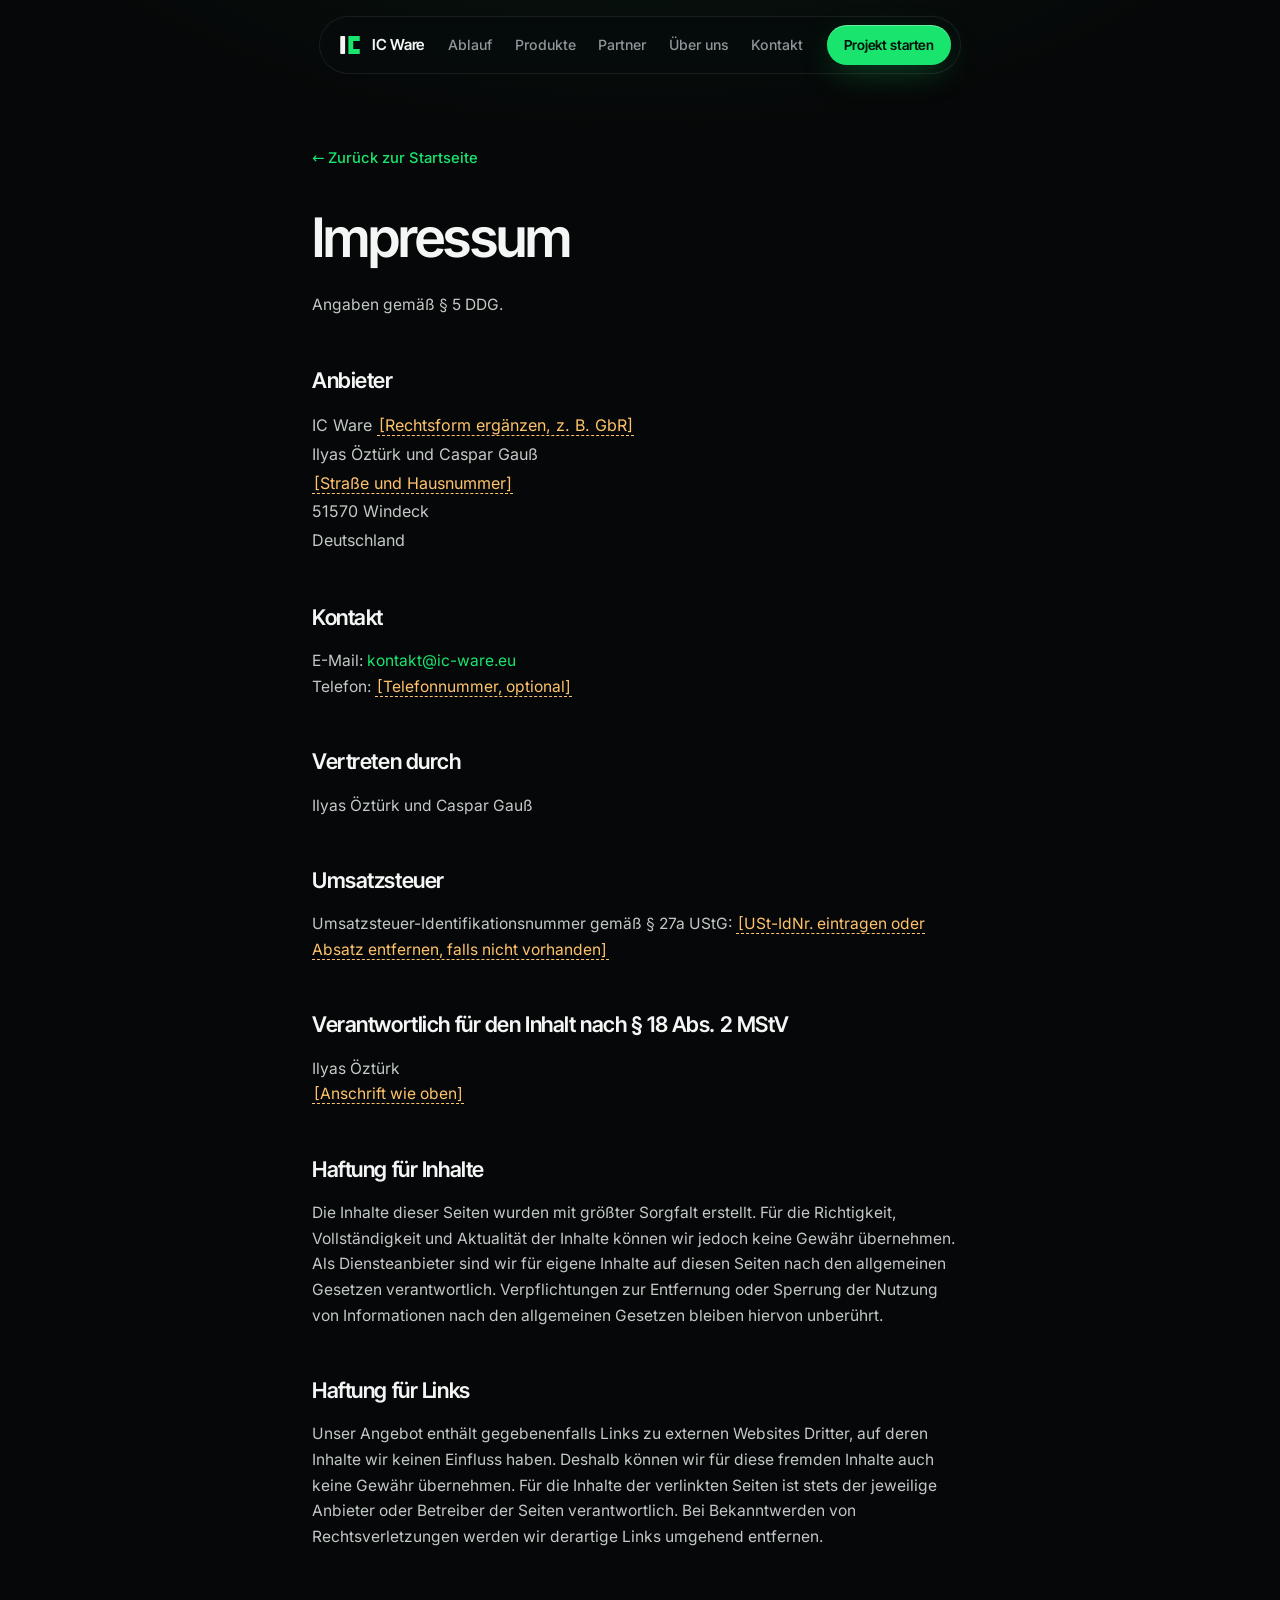
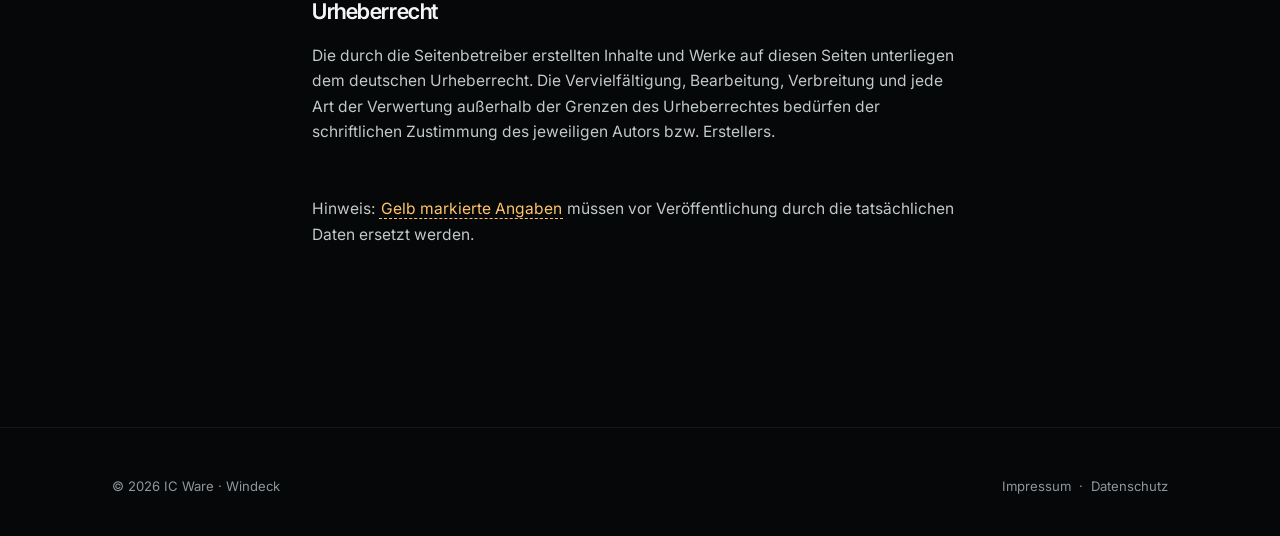
<file: impressum.html>
<!DOCTYPE html>
<html lang="de">
<head>
<meta charset="UTF-8">
<meta name="viewport" content="width=device-width, initial-scale=1.0">
<title>Impressum — IC Ware</title>
<meta name="description" content="Impressum von IC Ware, Windeck.">
<meta name="robots" content="noindex, follow">
<meta name="theme-color" content="#060708">
<link rel="icon" href="favicon.ico" sizes="any">
<link rel="apple-touch-icon" href="assets/apple-touch-icon.png">
<link rel="icon" type="image/svg+xml" href='data:image/svg+xml,<svg xmlns="http://www.w3.org/2000/svg" viewBox="0 0 32 32"><rect width="32" height="32" rx="7" fill="%23060708"/><rect x="4" y="5" width="6" height="22" rx="1" fill="%23F4F6F5"/><path d="M28 5 H14 V27 H28 V21 H20 V11 H28 Z" fill="%2319E56E"/></svg>'>
<link rel="stylesheet" href="assets/style.css">
</head>
<body>

<nav class="island" id="island" aria-label="Hauptnavigation">
  <a class="logo" href="index.html" aria-label="IC Ware — Startseite">
    <svg viewBox="0 0 32 32" role="img" aria-label="IC Ware Logo">
      <rect x="4" y="5" width="6" height="22" rx="1" fill="var(--ink)"/>
      <path d="M28 5 H14 V27 H28 V21 H20 V11 H28 Z" fill="var(--brand)"/>
    </svg>
    <b>IC Ware</b>
  </a>
  <div class="links">
    <a href="index.html#ablauf">Ablauf</a>
    <a href="index.html#produkte">Produkte</a>
    <a href="partnerprogramm.html">Partner</a>
    <a href="ueber-uns.html">Über uns</a>
    <a href="index.html#kontakt">Kontakt</a>
  </div>
  <a class="btn btn--sm magnetic" href="index.html#kontakt">Projekt starten</a>
</nav>

<main class="page">
  <div class="wrap legal">
    <a class="tlink" href="index.html">←&nbsp;Zurück zur Startseite</a>
    <h1>Impressum</h1>
    <p class="intro">Angaben gemäß §&nbsp;5 DDG.</p>

    <h2>Anbieter</h2>
    <address>
      IC Ware <span class="fill">[Rechtsform ergänzen, z.&nbsp;B. GbR]</span><br>
      Ilyas Öztürk und Caspar Gauß<br>
      <span class="fill">[Straße und Hausnummer]</span><br>
      51570 Windeck<br>
      Deutschland
    </address>

    <h2>Kontakt</h2>
    <p>
      E-Mail: <a href="mailto:kontakt@ic-ware.eu">kontakt@ic-ware.eu</a><br>
      Telefon: <span class="fill">[Telefonnummer, optional]</span>
    </p>

    <h2>Vertreten durch</h2>
    <p>Ilyas Öztürk und Caspar Gauß</p>

    <h2>Umsatzsteuer</h2>
    <p>Umsatzsteuer-Identifikationsnummer gemäß §&nbsp;27a UStG: <span class="fill">[USt-IdNr. eintragen oder Absatz entfernen, falls nicht vorhanden]</span></p>

    <h2>Verantwortlich für den Inhalt nach §&nbsp;18 Abs.&nbsp;2 MStV</h2>
    <p>
      Ilyas Öztürk<br>
      <span class="fill">[Anschrift wie oben]</span>
    </p>

    <h2>Haftung für Inhalte</h2>
    <p>Die Inhalte dieser Seiten wurden mit größter Sorgfalt erstellt. Für die Richtigkeit, Vollständigkeit und Aktualität der Inhalte können wir jedoch keine Gewähr übernehmen. Als Diensteanbieter sind wir für eigene Inhalte auf diesen Seiten nach den allgemeinen Gesetzen verantwortlich. Verpflichtungen zur Entfernung oder Sperrung der Nutzung von Informationen nach den allgemeinen Gesetzen bleiben hiervon unberührt.</p>

    <h2>Haftung für Links</h2>
    <p>Unser Angebot enthält gegebenenfalls Links zu externen Websites Dritter, auf deren Inhalte wir keinen Einfluss haben. Deshalb können wir für diese fremden Inhalte auch keine Gewähr übernehmen. Für die Inhalte der verlinkten Seiten ist stets der jeweilige Anbieter oder Betreiber der Seiten verantwortlich. Bei Bekanntwerden von Rechtsverletzungen werden wir derartige Links umgehend entfernen.</p>

    <h2>Urheberrecht</h2>
    <p>Die durch die Seitenbetreiber erstellten Inhalte und Werke auf diesen Seiten unterliegen dem deutschen Urheberrecht. Die Vervielfältigung, Bearbeitung, Verbreitung und jede Art der Verwertung außerhalb der Grenzen des Urheberrechtes bedürfen der schriftlichen Zustimmung des jeweiligen Autors bzw. Erstellers.</p>

    <p class="stand">Hinweis: <span class="fill">Gelb markierte Angaben</span> müssen vor Veröffentlichung durch die tatsächlichen Daten ersetzt werden.</p>
  </div>
</main>

<footer class="footer">
  <div class="footer__base" style="border-top:none;padding-top:0">
    <span>© <span id="jahr">2026</span> IC Ware · Windeck</span>
    <span>
      <a href="impressum.html">Impressum</a> &nbsp;·&nbsp;
      <a href="datenschutz.html">Datenschutz</a>
    </span>
  </div>
</footer>

<script src="assets/site.js"></script>
</body>
</html>
</file>
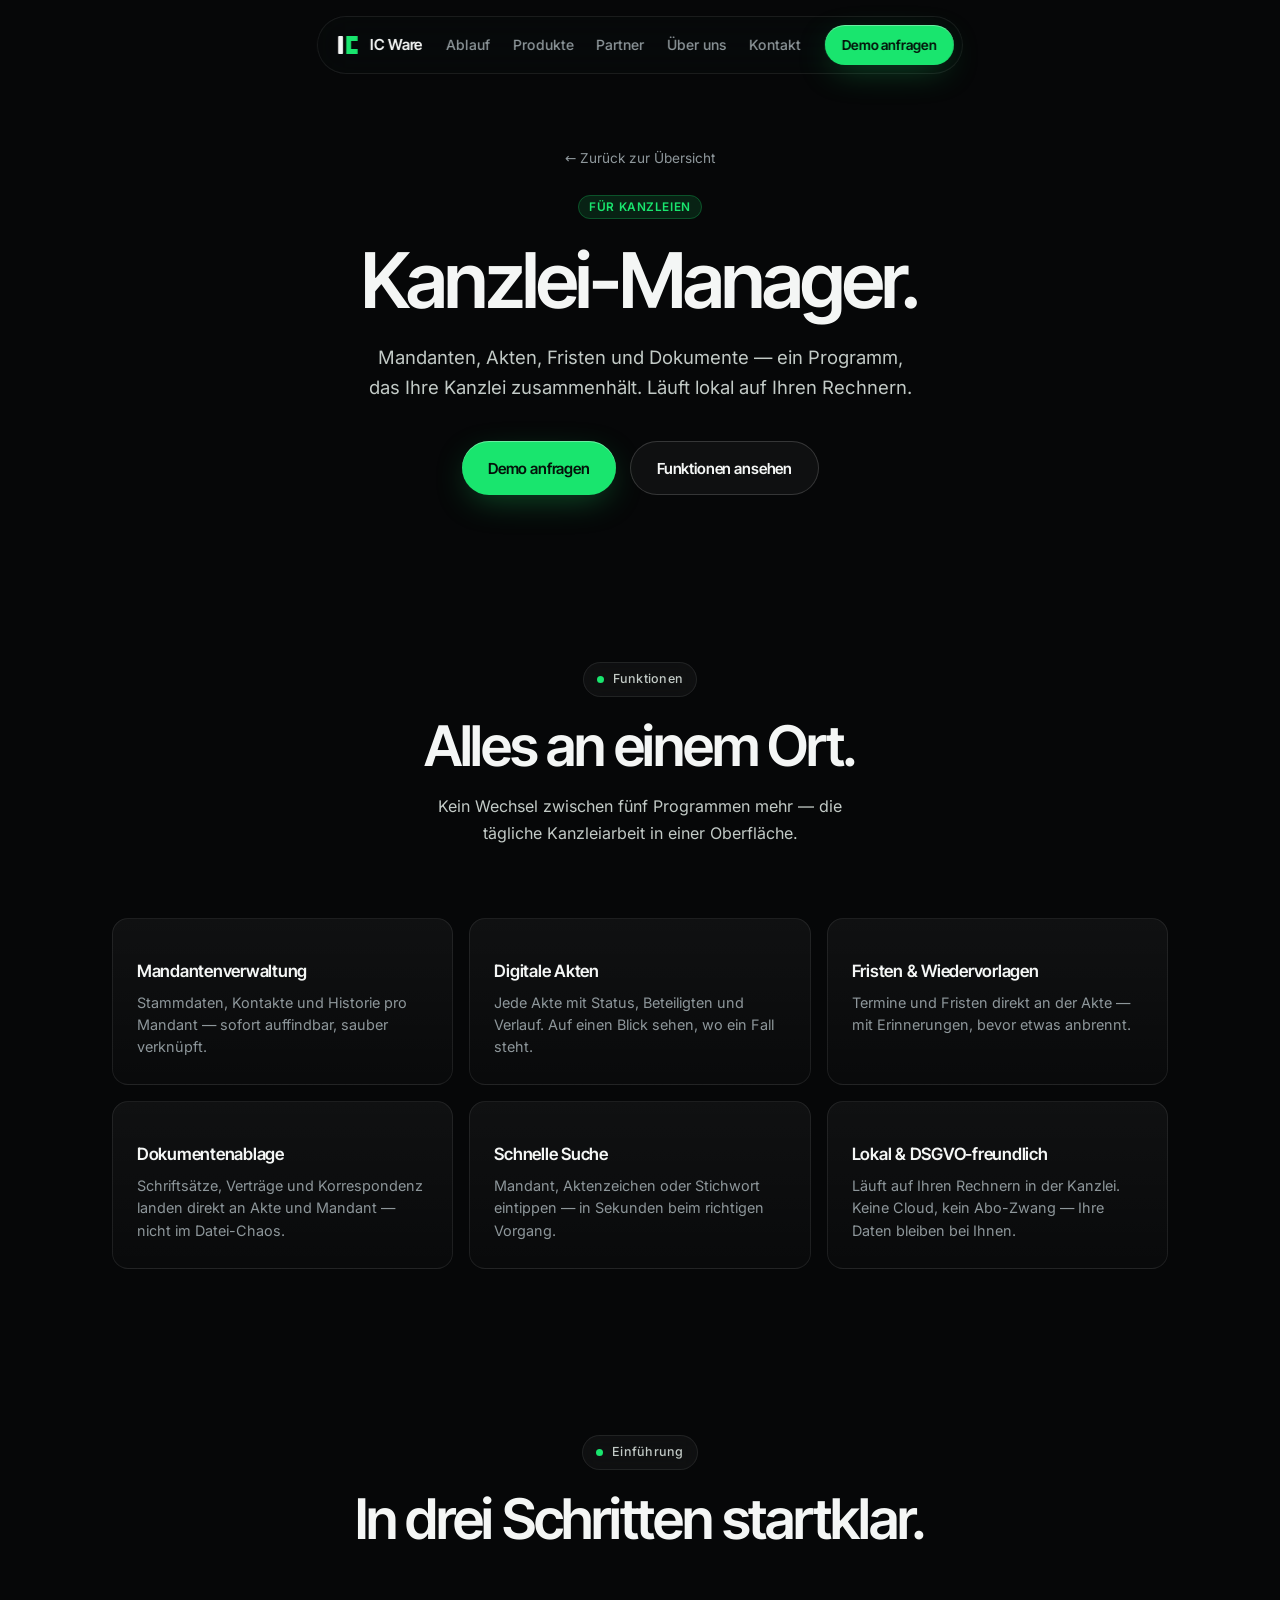
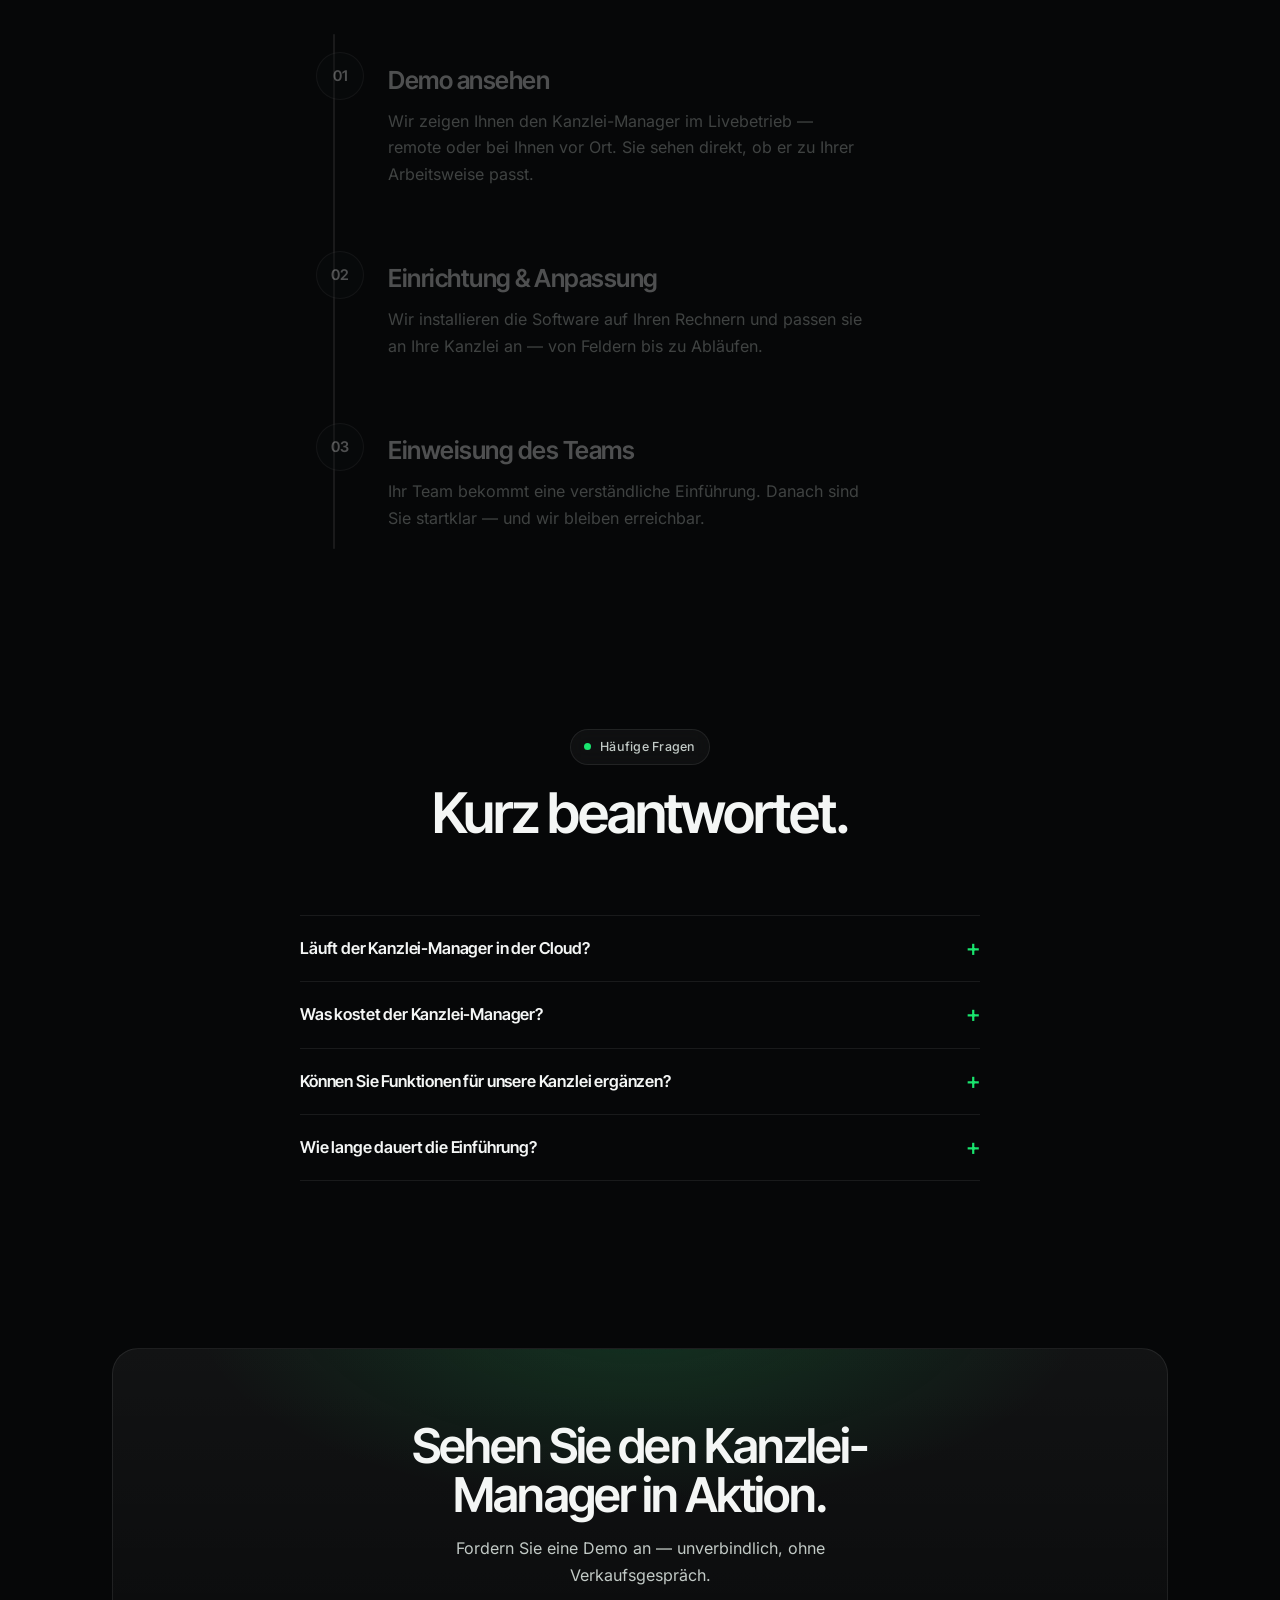
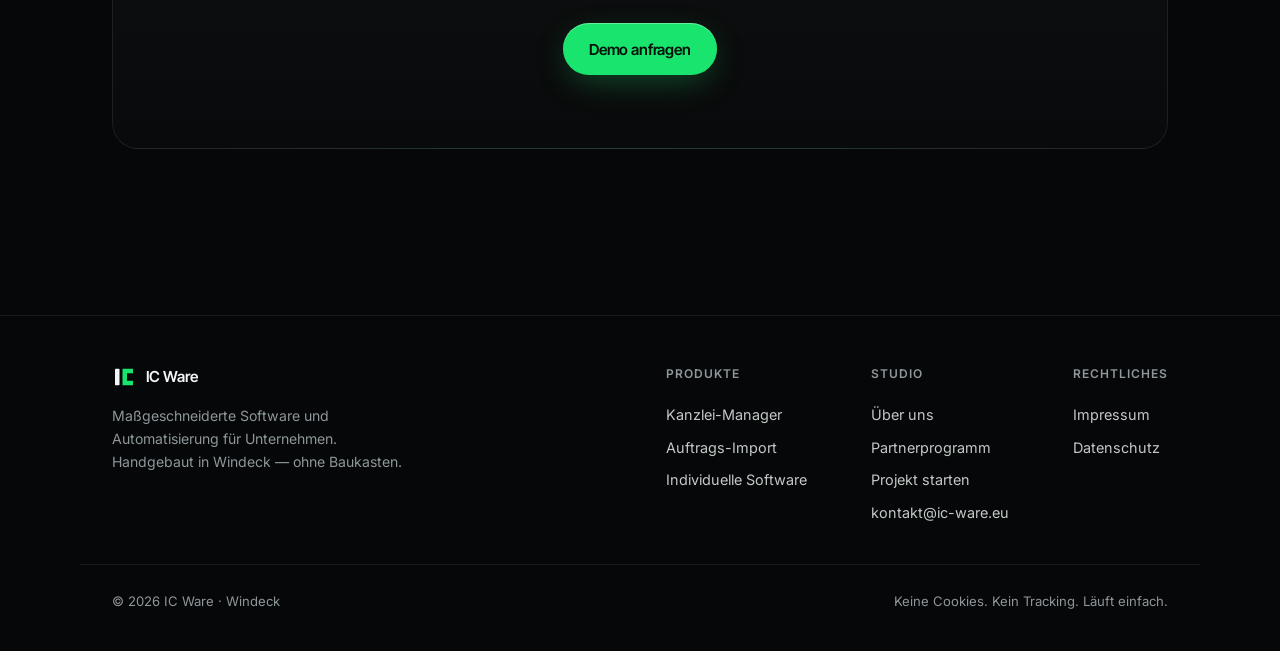
<file: kanzlei-manager.html>
<!DOCTYPE html>
<html lang="de">
<head>
<meta charset="UTF-8">
<meta name="viewport" content="width=device-width, initial-scale=1.0">
<title>Kanzlei-Manager — IC Ware</title>
<meta name="description" content="Der Kanzlei-Manager von IC Ware: Mandanten, Akten, Fristen und Dokumente in einem Programm. Läuft lokal auf Ihren Rechnern — DSGVO-freundlich.">
<meta name="theme-color" content="#060708">
<meta property="og:title" content="Kanzlei-Manager — IC Ware">
<meta property="og:description" content="Mandanten, Akten, Fristen und Dokumente in einem Programm. Läuft lokal — DSGVO-freundlich.">
<meta property="og:type" content="website">
<meta property="og:locale" content="de_DE">
<link rel="icon" href="favicon.ico" sizes="any">
<link rel="apple-touch-icon" href="assets/apple-touch-icon.png">
<link rel="icon" type="image/svg+xml" href='data:image/svg+xml,<svg xmlns="http://www.w3.org/2000/svg" viewBox="0 0 32 32"><rect width="32" height="32" rx="7" fill="%23060708"/><rect x="4" y="5" width="6" height="22" rx="1" fill="%23F4F6F5"/><path d="M28 5 H14 V27 H28 V21 H20 V11 H28 Z" fill="%2319E56E"/></svg>'>
<link rel="preload" as="font" type="font/woff2" crossorigin href="assets/fonts/inter-tight-latin-600-normal.woff2">
<link rel="preload" as="font" type="font/woff2" crossorigin href="assets/fonts/inter-latin-400-normal.woff2">
<link rel="stylesheet" href="assets/style.css">
</head>
<body>

<nav class="island" id="island" aria-label="Hauptnavigation">
  <a class="logo" href="index.html" aria-label="IC Ware — Startseite">
    <svg viewBox="0 0 32 32" role="img" aria-label="IC Ware Logo">
      <rect x="4" y="5" width="6" height="22" rx="1" fill="var(--ink)"/>
      <path d="M28 5 H14 V27 H28 V21 H20 V11 H28 Z" fill="var(--brand)"/>
    </svg>
    <b>IC Ware</b>
  </a>
  <div class="links">
    <a href="index.html#ablauf">Ablauf</a>
    <a href="index.html#produkte">Produkte</a>
    <a href="partnerprogramm.html">Partner</a>
    <a href="ueber-uns.html">Über uns</a>
    <a href="index.html#kontakt">Kontakt</a>
  </div>
  <a class="btn btn--sm magnetic" href="index.html?typ=kanzlei#kontakt">Demo anfragen</a>
</nav>

<main class="page">

<!-- ================= KOPF ================= -->
<header class="page-hero wrap">
  <a class="back io" href="index.html">←&nbsp;Zurück zur Übersicht</a><br>
  <span class="tag io">Für Kanzleien</span>
  <h1 class="display io d1">Kanzlei-Manager.</h1>
  <p class="sub io d2">Mandanten, Akten, Fristen und Dokumente — ein Programm, das Ihre Kanzlei zusammenhält. Läuft lokal auf Ihren Rechnern.</p>
  <div class="cta io d3">
    <a class="btn magnetic" href="index.html?typ=kanzlei#kontakt">Demo anfragen</a>
    <a class="btn btn--ghost" href="#funktionen">Funktionen ansehen</a>
  </div>
</header>

<!-- ================= FUNKTIONEN ================= -->
<section class="sec" id="funktionen">
  <div class="wrap">
    <div class="sec__head">
      <p class="eyebrow io"><span class="dot"></span>Funktionen</p>
      <h2 class="display io d1">Alles an einem Ort.</h2>
      <p class="lede io d2">Kein Wechsel zwischen fünf Programmen mehr — die tägliche Kanzleiarbeit in einer Oberfläche.</p>
    </div>

    <div class="grid6">
      <div class="fcard io">
        <span class="mark"></span>
        <h4>Mandantenverwaltung</h4>
        <p>Stammdaten, Kontakte und Historie pro Mandant — sofort auffindbar, sauber verknüpft.</p>
      </div>
      <div class="fcard io d1">
        <span class="mark"></span>
        <h4>Digitale Akten</h4>
        <p>Jede Akte mit Status, Beteiligten und Verlauf. Auf einen Blick sehen, wo ein Fall steht.</p>
      </div>
      <div class="fcard io d2">
        <span class="mark"></span>
        <h4>Fristen &amp; Wiedervorlagen</h4>
        <p>Termine und Fristen direkt an der Akte — mit Erinnerungen, bevor etwas anbrennt.</p>
      </div>
      <div class="fcard io">
        <span class="mark"></span>
        <h4>Dokumentenablage</h4>
        <p>Schriftsätze, Verträge und Korrespondenz landen direkt an Akte und Mandant — nicht im Datei-Chaos.</p>
      </div>
      <div class="fcard io d1">
        <span class="mark"></span>
        <h4>Schnelle Suche</h4>
        <p>Mandant, Aktenzeichen oder Stichwort eintippen — in Sekunden beim richtigen Vorgang.</p>
      </div>
      <div class="fcard io d2">
        <span class="mark"></span>
        <h4>Lokal &amp; DSGVO-freundlich</h4>
        <p>Läuft auf Ihren Rechnern in der Kanzlei. Keine Cloud, kein Abo-Zwang — Ihre Daten bleiben bei Ihnen.</p>
      </div>
    </div>
  </div>
</section>

<!-- ================= EINFÜHRUNG ================= -->
<section class="sec" id="einfuehrung">
  <div class="wrap">
    <div class="sec__head">
      <p class="eyebrow io"><span class="dot"></span>Einführung</p>
      <h2 class="display io d1">In drei Schritten startklar.</h2>
    </div>

    <div class="flow" id="flow">
      <div class="beam" aria-hidden="true"><i id="beamFill"></i></div>
      <ol class="steps">
        <li class="step">
          <span class="num">01</span>
          <div>
            <h3>Demo ansehen</h3>
            <p>Wir zeigen Ihnen den Kanzlei-Manager im Livebetrieb — remote oder bei Ihnen vor Ort. Sie sehen direkt, ob er zu Ihrer Arbeitsweise passt.</p>
          </div>
        </li>
        <li class="step">
          <span class="num">02</span>
          <div>
            <h3>Einrichtung &amp; Anpassung</h3>
            <p>Wir installieren die Software auf Ihren Rechnern und passen sie an Ihre Kanzlei an — von Feldern bis zu Abläufen.</p>
          </div>
        </li>
        <li class="step">
          <span class="num">03</span>
          <div>
            <h3>Einweisung des Teams</h3>
            <p>Ihr Team bekommt eine verständliche Einführung. Danach sind Sie startklar — und wir bleiben erreichbar.</p>
          </div>
        </li>
      </ol>
    </div>
  </div>
</section>

<!-- ================= FAQ ================= -->
<section class="sec" id="faq">
  <div class="wrap">
    <div class="sec__head">
      <p class="eyebrow io"><span class="dot"></span>Häufige Fragen</p>
      <h2 class="display io d1">Kurz beantwortet.</h2>
    </div>

    <div class="faq io d1">
      <details>
        <summary>Läuft der Kanzlei-Manager in der Cloud?</summary>
        <p>Nein — bewusst nicht. Die Software läuft lokal auf den Rechnern Ihrer Kanzlei. Mandantendaten verlassen Ihr Haus nicht, und Sie sind nicht von einem Cloud-Anbieter abhängig.</p>
      </details>
      <details>
        <summary>Was kostet der Kanzlei-Manager?</summary>
        <p>Einen Festpreis, den Sie vorab kennen — abhängig von der Zahl der Arbeitsplätze und gewünschten Anpassungen. Fragen Sie eine Demo an, dann bekommen Sie ein konkretes Angebot.</p>
      </details>
      <details>
        <summary>Können Sie Funktionen für unsere Kanzlei ergänzen?</summary>
        <p>Ja. Individualentwicklung ist unser Kerngeschäft — wenn Ihrer Kanzlei eine Funktion fehlt, bauen wir sie ein. Sie sprechen dabei direkt mit den Entwicklern.</p>
      </details>
      <details>
        <summary>Wie lange dauert die Einführung?</summary>
        <p>Das hängt vom Umfang ab. Im Erstgespräch bekommen Sie eine ehrliche Einschätzung — keine Wunschtermine, die dann platzen.</p>
      </details>
    </div>

    <div class="band io">
      <h2 class="display">Sehen Sie den Kanzlei-Manager in Aktion.</h2>
      <p>Fordern Sie eine Demo an — unverbindlich, ohne Verkaufsgespräch.</p>
      <div class="cta">
        <a class="btn magnetic" href="index.html?typ=kanzlei#kontakt">Demo anfragen</a>
      </div>
    </div>
  </div>
</section>

</main>

<!-- ================= FOOTER ================= -->
<footer class="footer">
  <div class="footer__grid">
    <div class="fbrand">
      <span class="logo">
        <svg viewBox="0 0 32 32" aria-hidden="true">
          <rect x="4" y="5" width="6" height="22" rx="1" fill="var(--ink)"/>
          <path d="M28 5 H14 V27 H28 V21 H20 V11 H28 Z" fill="var(--brand)"/>
        </svg>
        <b>IC Ware</b>
      </span>
      <p>Maßgeschneiderte Software und Automatisierung für Unternehmen. Handgebaut in Windeck — ohne Baukasten.</p>
    </div>
    <div class="fcols">
      <div class="fcol">
        <h5>Produkte</h5>
        <a href="kanzlei-manager.html">Kanzlei-Manager</a>
        <a href="auftrags-import.html">Auftrags-Import</a>
        <a href="index.html#kontakt">Individuelle Software</a>
      </div>
      <div class="fcol">
        <h5>Studio</h5>
        <a href="ueber-uns.html">Über uns</a>
        <a href="partnerprogramm.html">Partnerprogramm</a>
        <a href="index.html#kontakt">Projekt starten</a>
        <a href="mailto:kontakt@ic-ware.eu">kontakt@ic-ware.eu</a>
      </div>
      <div class="fcol">
        <h5>Rechtliches</h5>
        <a href="impressum.html">Impressum</a>
        <a href="datenschutz.html">Datenschutz</a>
      </div>
    </div>
  </div>
  <div class="footer__base">
    <span>© <span id="jahr">2026</span> IC Ware · Windeck</span>
    <span>Keine Cookies. Kein Tracking. Läuft einfach.</span>
  </div>
</footer>

<script src="assets/site.js"></script>
</body>
</html>
</file>
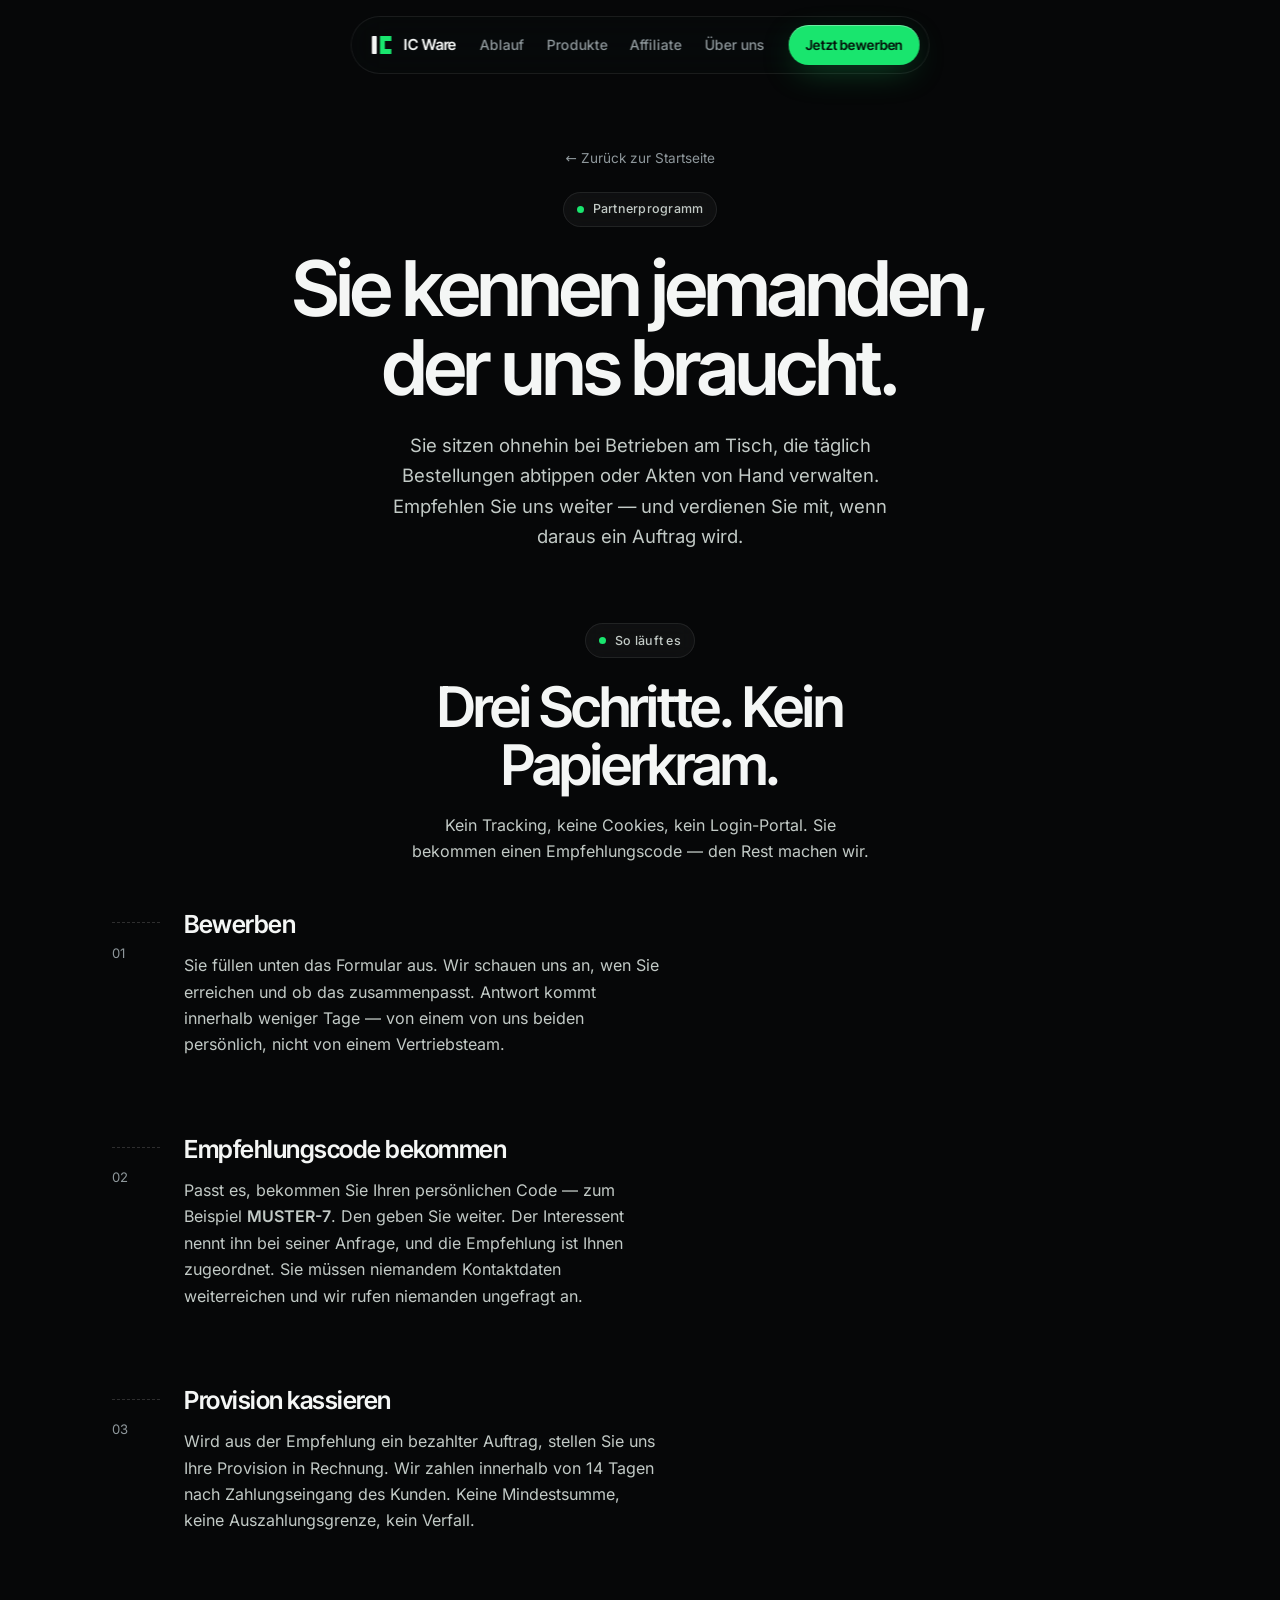
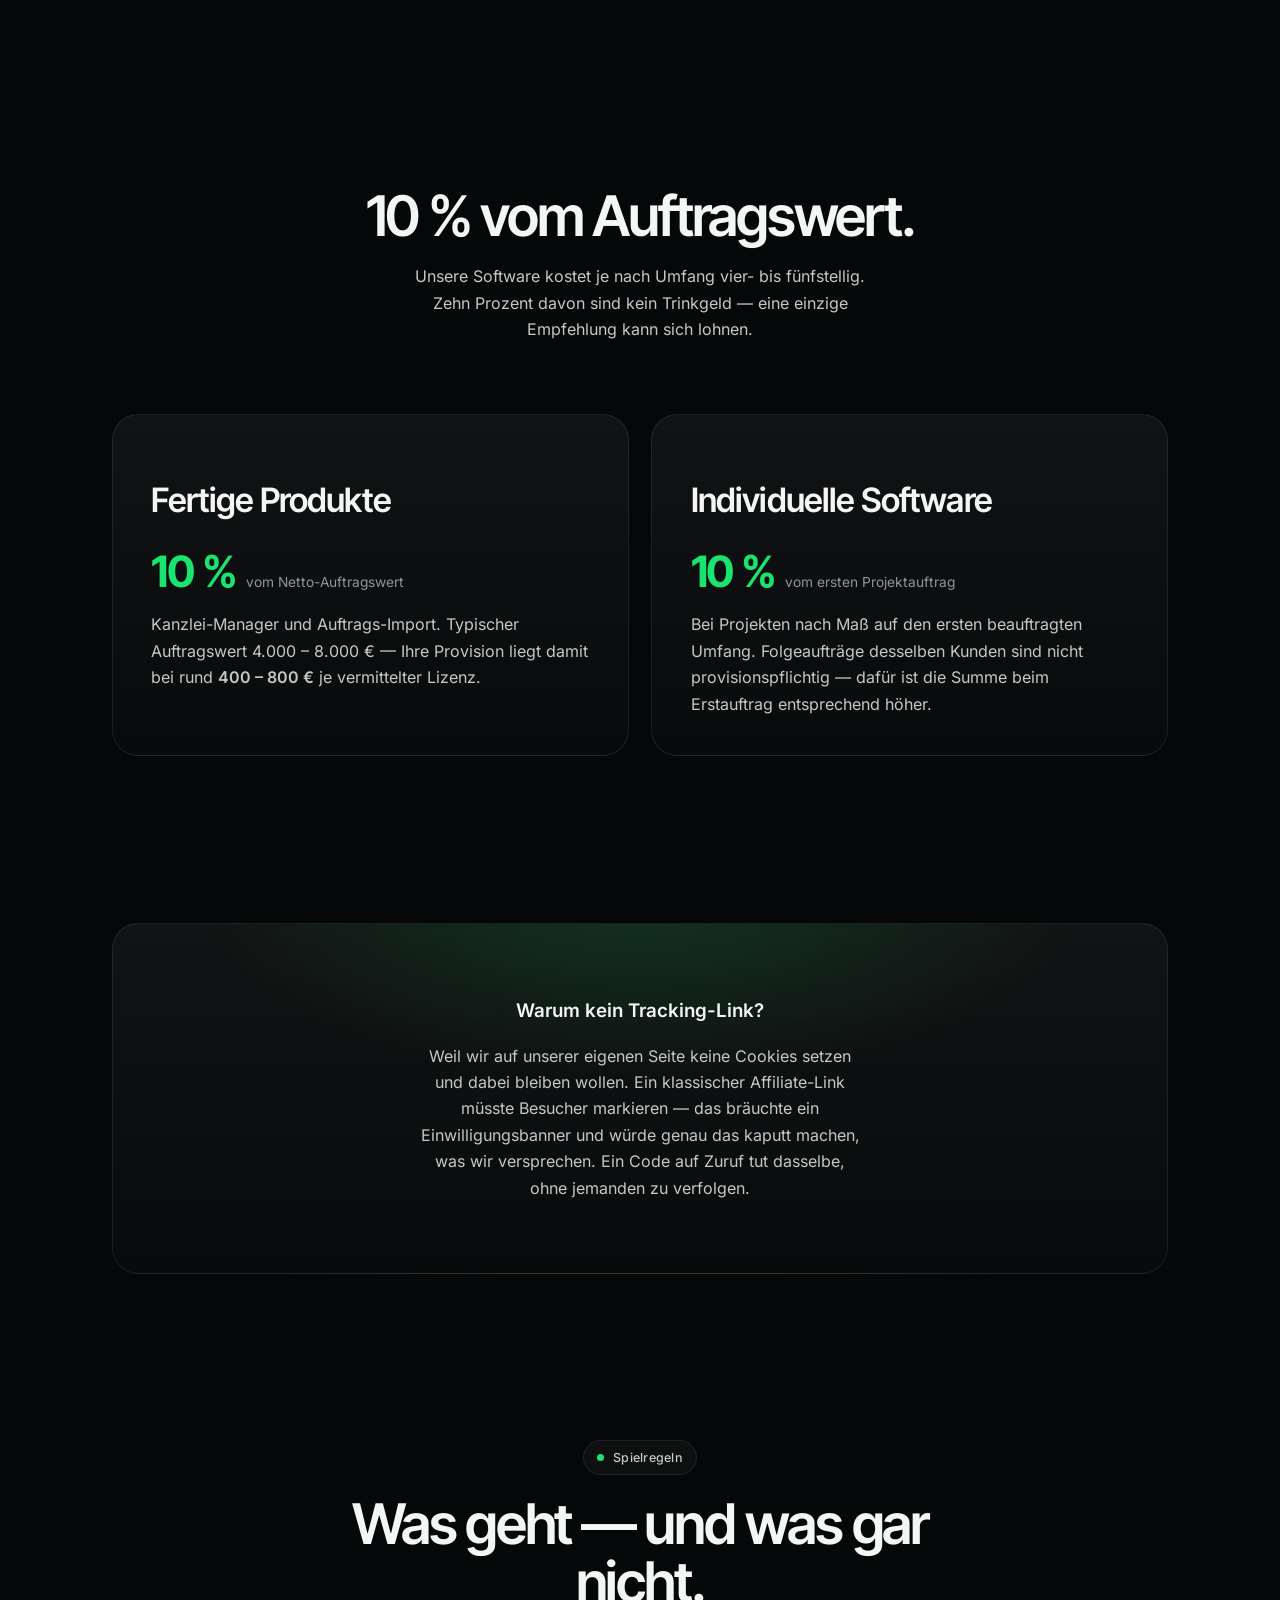
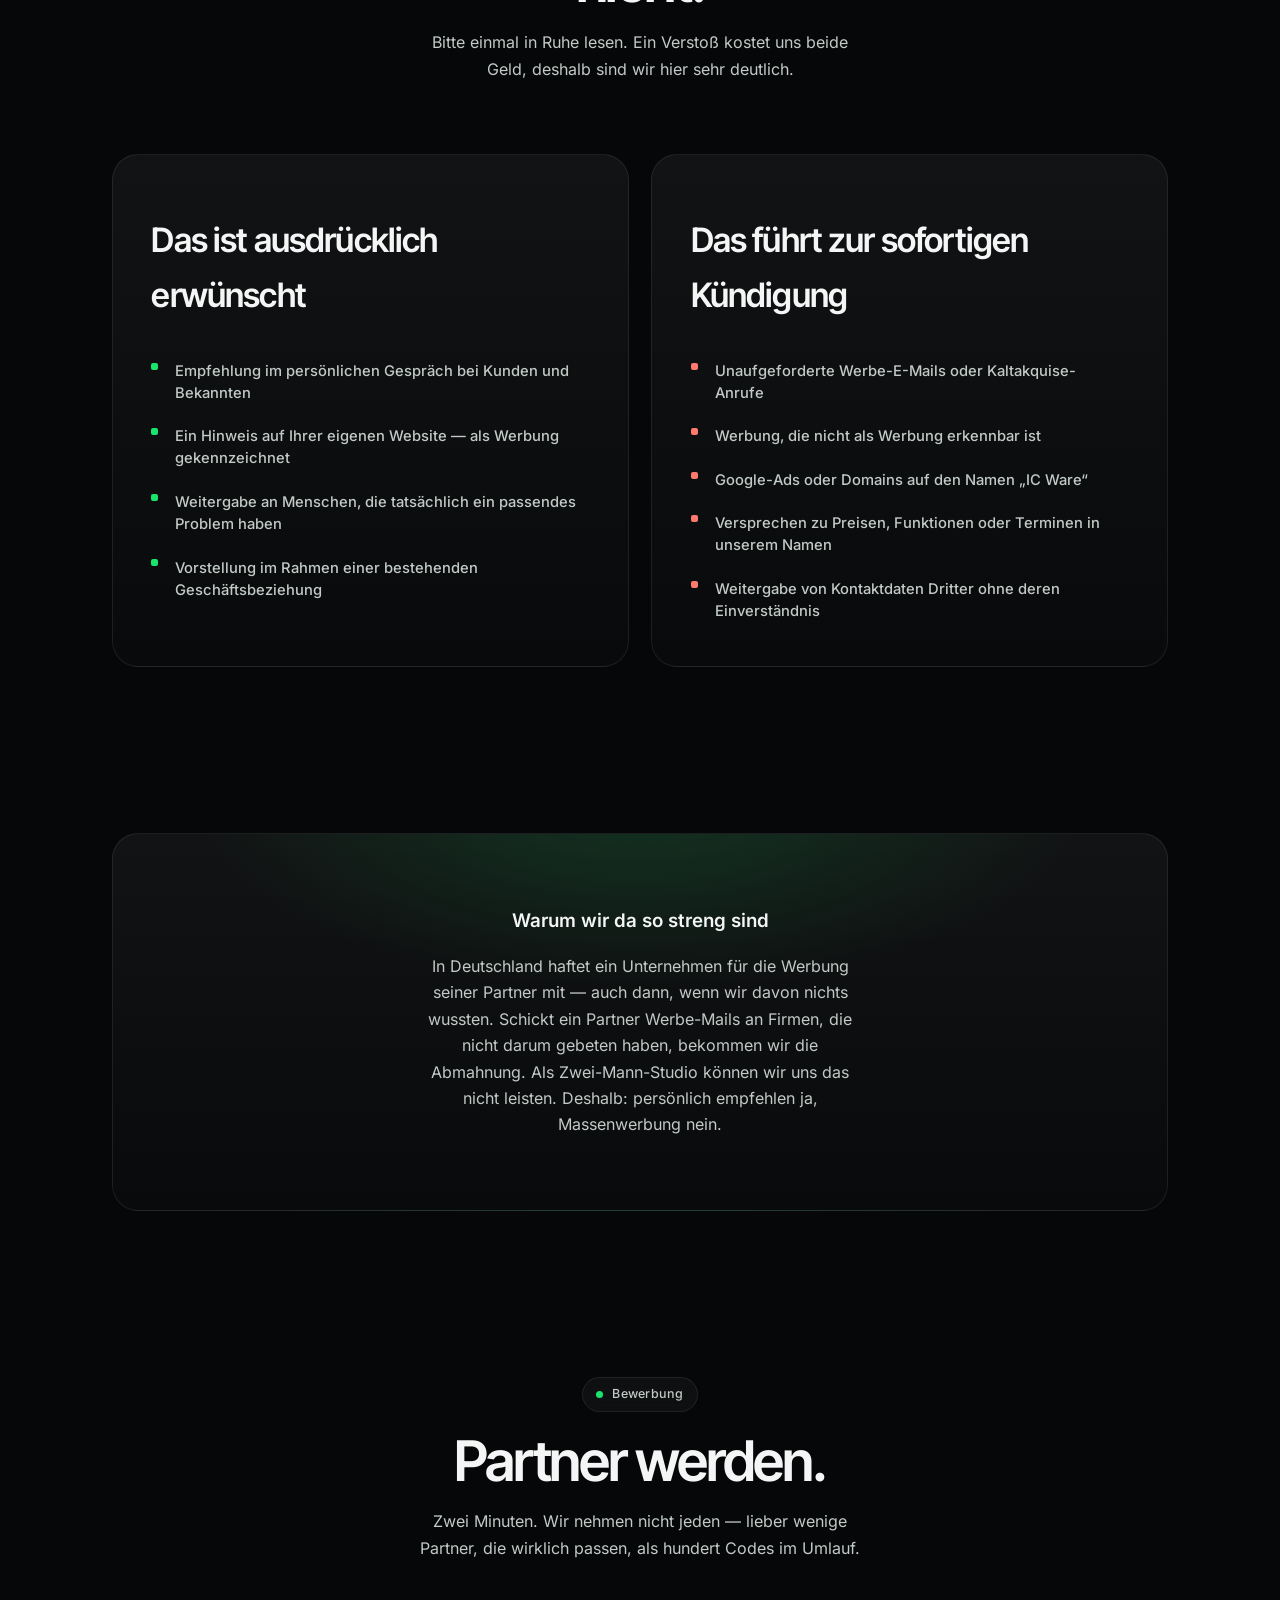
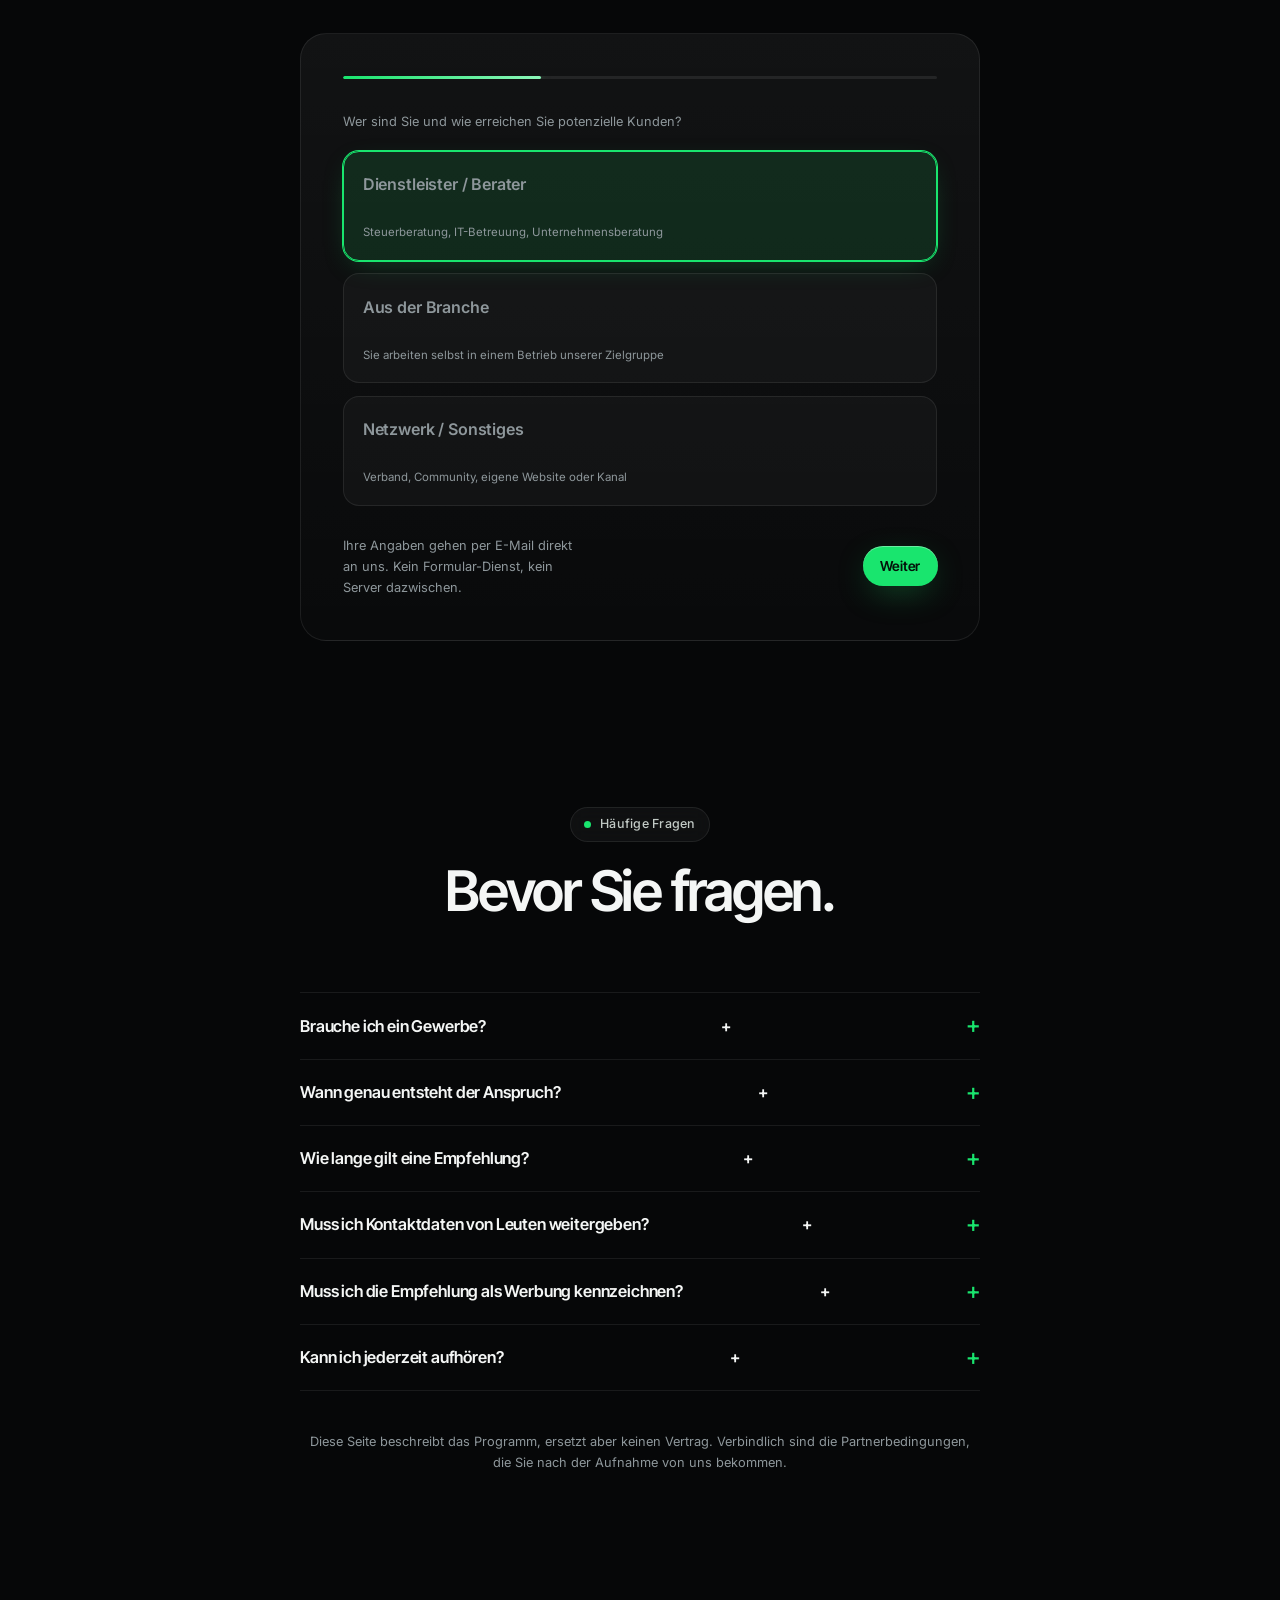
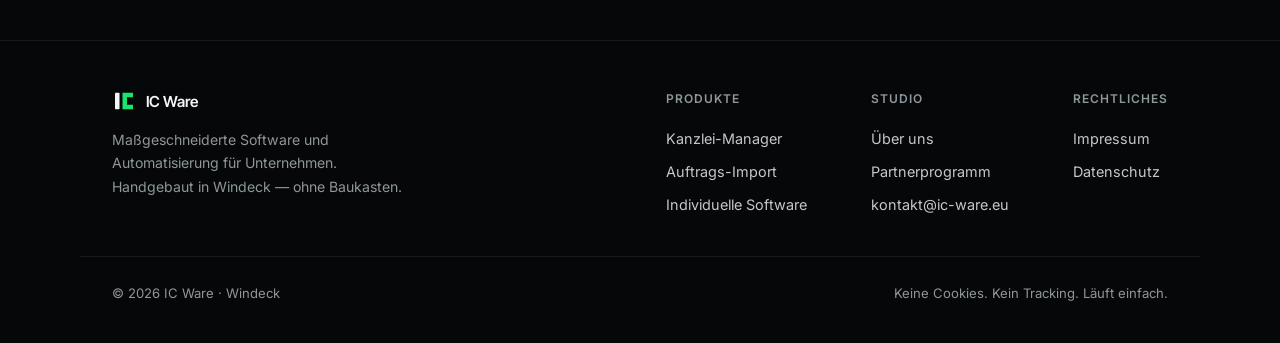
<file: partnerprogramm.html>
<!DOCTYPE html>
<html lang="de">
<head>
<meta charset="UTF-8">
<meta name="viewport" content="width=device-width, initial-scale=1.0">
<title>Partnerprogramm — IC Ware</title>
<meta name="description" content="Empfehlen Sie IC Ware weiter und verdienen Sie mit. Feste Provision pro vermitteltem Auftrag, ohne Tracking und ohne Cookies. Bewerbung in zwei Minuten.">
<meta name="theme-color" content="#060708">
<meta property="og:title" content="Partnerprogramm — IC Ware">
<meta property="og:description" content="Empfehlen Sie IC Ware weiter und verdienen Sie mit. Feste Provision, ohne Tracking.">
<meta property="og:type" content="website">
<meta property="og:locale" content="de_DE">
<link rel="icon" href="favicon.ico" sizes="any">
<link rel="apple-touch-icon" href="assets/apple-touch-icon.png">
<link rel="icon" type="image/svg+xml" href='data:image/svg+xml,<svg xmlns="http://www.w3.org/2000/svg" viewBox="0 0 32 32"><rect width="32" height="32" rx="7" fill="%23060708"/><rect x="4" y="5" width="6" height="22" rx="1" fill="%23F4F6F5"/><path d="M28 5 H14 V27 H28 V21 H20 V11 H28 Z" fill="%2319E56E"/></svg>'>
<link rel="preload" as="font" type="font/woff2" crossorigin href="assets/fonts/inter-tight-latin-600-normal.woff2">
<link rel="preload" as="font" type="font/woff2" crossorigin href="assets/fonts/inter-latin-400-normal.woff2">
<link rel="stylesheet" href="assets/style.css">
</head>
<body>

<nav class="island" id="island" aria-label="Hauptnavigation">
  <a class="logo" href="index.html" aria-label="IC Ware — Startseite">
    <svg viewBox="0 0 32 32" role="img" aria-label="IC Ware Logo">
      <rect x="4" y="5" width="6" height="22" rx="1" fill="var(--ink)"/>
      <path d="M28 5 H14 V27 H28 V21 H20 V11 H28 Z" fill="var(--brand)"/>
    </svg>
    <b>IC Ware</b>
  </a>
  <div class="links">
    <a href="index.html#ablauf">Ablauf</a>
    <a href="index.html#produkte">Produkte</a>
    <a href="partnerprogramm.html">Affiliate</a>
    <a href="ueber-uns.html">Über uns</a>
  </div>
  <a class="btn btn--sm magnetic" href="#bewerbung">Jetzt bewerben</a>
</nav>

<main class="page">

<!-- ================= KOPF ================= -->
<header class="page-hero wrap">
  <a class="back io" href="index.html">←&nbsp;Zurück zur Startseite</a><br>
  <span class="eyebrow io"><span class="dot"></span>Partnerprogramm</span>
  <h1 class="display io d1">Sie kennen jemanden,<br>der uns braucht.</h1>
  <p class="sub io d2">Sie sitzen ohnehin bei Betrieben am Tisch, die täglich Bestellungen abtippen oder Akten von Hand verwalten. Empfehlen Sie uns weiter — und verdienen Sie mit, wenn daraus ein Auftrag wird.</p>
</header>

<!-- ================= WIE ES LÄUFT ================= -->
<section class="sec" id="ablauf" style="padding-top:clamp(3rem,6vw,4.5rem)">
  <div class="wrap">
    <div class="sec__head">
      <p class="eyebrow io"><span class="dot"></span>So läuft es</p>
      <h2 class="display io d1">Drei Schritte. Kein Papierkram.</h2>
      <p class="lede io d2">Kein Tracking, keine Cookies, kein Login-Portal. Sie bekommen einen Empfehlungscode — den Rest machen wir.</p>
    </div>

    <ol class="steps">
      <li class="step io">
        <span class="pline">01</span>
        <div>
          <h3>Bewerben</h3>
          <p>Sie füllen unten das Formular aus. Wir schauen uns an, wen Sie erreichen und ob das zusammenpasst. Antwort kommt innerhalb weniger Tage — von einem von uns beiden persönlich, nicht von einem Vertriebsteam.</p>
        </div>
      </li>
      <li class="step io">
        <span class="pline">02</span>
        <div>
          <h3>Empfehlungscode bekommen</h3>
          <p>Passt es, bekommen Sie Ihren persönlichen Code — zum Beispiel <b>MUSTER-7</b>. Den geben Sie weiter. Der Interessent nennt ihn bei seiner Anfrage, und die Empfehlung ist Ihnen zugeordnet. Sie müssen niemandem Kontaktdaten weiterreichen und wir rufen niemanden ungefragt an.</p>
        </div>
      </li>
      <li class="step io">
        <span class="pline">03</span>
        <div>
          <h3>Provision kassieren</h3>
          <p>Wird aus der Empfehlung ein bezahlter Auftrag, stellen Sie uns Ihre Provision in Rechnung. Wir zahlen innerhalb von 14 Tagen nach Zahlungseingang des Kunden. Keine Mindestsumme, keine Auszahlungsgrenze, kein Verfall.</p>
        </div>
      </li>
    </ol>
  </div>
</section>

<!-- ================= PROVISION ================= -->
<section class="sec" id="provision">
  <div class="wrap">
    <div class="sec__head">
      <p class="eyebrow io"><span class="dot"></span>Was dabei rauskommt</p>
      <h2 class="display io d1">10&nbsp;% vom Auftragswert.</h2>
      <p class="lede io d2">Unsere Software kostet je nach Umfang vier- bis fünfstellig. Zehn Prozent davon sind kein Trinkgeld — eine einzige Empfehlung kann sich lohnen.</p>
    </div>

    <div class="cards">
      <article class="card io">
        <h3>Fertige Produkte</h3>
        <p class="price"><b>10&nbsp;%</b> <span>vom Netto-Auftragswert</span></p>
        <p>Kanzlei-Manager und Auftrags-Import. Typischer Auftragswert 4.000&nbsp;–&nbsp;8.000&nbsp;€ — Ihre Provision liegt damit bei rund <b>400&nbsp;–&nbsp;800&nbsp;€</b> je vermittelter Lizenz.</p>
      </article>

      <article class="card io d1">
        <h3>Individuelle Software</h3>
        <p class="price"><b>10&nbsp;%</b> <span>vom ersten Projektauftrag</span></p>
        <p>Bei Projekten nach Maß auf den ersten beauftragten Umfang. Folgeaufträge desselben Kunden sind nicht provisionspflichtig — dafür ist die Summe beim Erstauftrag entsprechend höher.</p>
      </article>
    </div>

    <div class="band io">
      <h3>Warum kein Tracking-Link?</h3>
      <p>Weil wir auf unserer eigenen Seite keine Cookies setzen und dabei bleiben wollen. Ein klassischer Affiliate-Link müsste Besucher markieren — das bräuchte ein Einwilligungsbanner und würde genau das kaputt machen, was wir versprechen. Ein Code auf Zuruf tut dasselbe, ohne jemanden zu verfolgen.</p>
    </div>
  </div>
</section>

<!-- ================= SPIELREGELN ================= -->
<section class="sec" id="regeln">
  <div class="wrap">
    <div class="sec__head">
      <p class="eyebrow io"><span class="dot"></span>Spielregeln</p>
      <h2 class="display io d1">Was geht — und was gar nicht.</h2>
      <p class="lede io d2">Bitte einmal in Ruhe lesen. Ein Verstoß kostet uns beide Geld, deshalb sind wir hier sehr deutlich.</p>
    </div>

    <div class="cards">
      <article class="card io">
        <h3>Das ist ausdrücklich erwünscht</h3>
        <ul class="ptags" style="flex-direction:column;align-items:flex-start;gap:.7rem">
          <li>Empfehlung im persönlichen Gespräch bei Kunden und Bekannten</li>
          <li>Ein Hinweis auf Ihrer eigenen Website — als Werbung gekennzeichnet</li>
          <li>Weitergabe an Menschen, die tatsächlich ein passendes Problem haben</li>
          <li>Vorstellung im Rahmen einer bestehenden Geschäftsbeziehung</li>
        </ul>
      </article>

      <article class="card io d1">
        <h3>Das führt zur sofortigen Kündigung</h3>
        <ul class="ptags" style="flex-direction:column;align-items:flex-start;gap:.7rem">
          <li>Unaufgeforderte Werbe-E-Mails oder Kaltakquise-Anrufe</li>
          <li>Werbung, die nicht als Werbung erkennbar ist</li>
          <li>Google-Ads oder Domains auf den Namen „IC&nbsp;Ware“</li>
          <li>Versprechen zu Preisen, Funktionen oder Terminen in unserem Namen</li>
          <li>Weitergabe von Kontaktdaten Dritter ohne deren Einverständnis</li>
        </ul>
      </article>
    </div>

    <div class="band io">
      <h3>Warum wir da so streng sind</h3>
      <p>In Deutschland haftet ein Unternehmen für die Werbung seiner Partner mit — auch dann, wenn wir davon nichts wussten. Schickt ein Partner Werbe-Mails an Firmen, die nicht darum gebeten haben, bekommen wir die Abmahnung. Als Zwei-Mann-Studio können wir uns das nicht leisten. Deshalb: persönlich empfehlen ja, Massenwerbung nein.</p>
    </div>
  </div>
</section>

<!-- ================= BEWERBUNG ================= -->
<section class="sec" id="bewerbung">
  <div class="wrap">
    <div class="sec__head">
      <p class="eyebrow io"><span class="dot"></span>Bewerbung</p>
      <h2 class="display io d1">Partner werden.</h2>
      <p class="lede io d2">Zwei Minuten. Wir nehmen nicht jeden — lieber wenige Partner, die wirklich passen, als hundert Codes im Umlauf.</p>
    </div>

    <div class="shell io d2">
      <div class="prog" aria-hidden="true"><i id="pProgFill"></i></div>

      <form id="partner" novalidate>

        <!-- Schritt 1 -->
        <fieldset class="fstep active" data-i="0">
          <legend class="sr-only">Ihr Hintergrund</legend>
          <p class="hint" style="max-width:none;margin-bottom:1.2rem">Wer sind Sie und wie erreichen Sie potenzielle Kunden?</p>
          <div class="opts">
            <label class="opt sel">
              <input type="radio" name="ptyp" value="dienstleister" checked>
              <span><b>Dienstleister / Berater</b><br><small>Steuerberatung, IT-Betreuung, Unternehmensberatung</small></span>
            </label>
            <label class="opt">
              <input type="radio" name="ptyp" value="branche">
              <span><b>Aus der Branche</b><br><small>Sie arbeiten selbst in einem Betrieb unserer Zielgruppe</small></span>
            </label>
            <label class="opt">
              <input type="radio" name="ptyp" value="netzwerk">
              <span><b>Netzwerk / Sonstiges</b><br><small>Verband, Community, eigene Website oder Kanal</small></span>
            </label>
          </div>
        </fieldset>

        <!-- Schritt 2 -->
        <fieldset class="fstep" data-i="1">
          <legend class="sr-only">Ihre Reichweite</legend>
          <div class="field" id="pf-reichweite">
            <label for="preichweite">Wen erreichen Sie — und wie?</label>
            <textarea id="preichweite" name="reichweite" placeholder="z. B. „Ich betreue als IT-Dienstleister rund 30 Handwerksbetriebe im Oberbergischen und sitze regelmäßig bei denen im Büro.“ Formlos reicht völlig."></textarea>
            <p class="err">Bitte beschreiben Sie kurz, wen Sie erreichen — zwei Sätze reichen.</p>
          </div>
          <div class="field">
            <label for="pwebsite">Website oder Profil <span style="color:var(--muted)">(optional)</span></label>
            <input type="text" id="pwebsite" name="website" placeholder="z. B. ihre-firma.de">
          </div>
        </fieldset>

        <!-- Schritt 3 -->
        <fieldset class="fstep" data-i="2">
          <legend class="sr-only">Kontakt</legend>
          <div class="field" id="pf-name">
            <label for="pname">Ihr Name</label>
            <input type="text" id="pname" name="name" placeholder="Vor- und Nachname" autocomplete="name">
            <p class="err">Bitte geben Sie Ihren Namen an.</p>
          </div>
          <div class="field">
            <label for="pfirma">Firma <span style="color:var(--muted)">(optional)</span></label>
            <input type="text" id="pfirma" name="firma" placeholder="z. B. Mustermann GmbH">
          </div>
          <div class="field" id="pf-email">
            <label for="pemail">E-Mail-Adresse</label>
            <input type="email" id="pemail" name="email" placeholder="name@firma.de" autocomplete="email">
            <p class="err">Bitte geben Sie eine gültige E-Mail-Adresse an.</p>
          </div>
          <div class="field" id="pf-regeln">
            <label class="opt" style="cursor:pointer">
              <input type="checkbox" id="pregeln" name="regeln">
              <span>Ich habe die <a href="#regeln">Spielregeln</a> gelesen. Mir ist klar, dass Kaltakquise per Mail oder Telefon nicht erlaubt ist.</span>
            </label>
            <p class="err">Ohne diese Bestätigung können wir Sie nicht aufnehmen.</p>
          </div>
        </fieldset>

        <div class="frow" id="pfrow">
          <p class="hint">Ihre Angaben gehen per E-Mail direkt an uns. Kein Formular-Dienst, kein Server dazwischen.</p>
          <div class="fnav">
            <button type="button" class="btn btn--ghost btn--sm" id="pBtnPrev" style="display:none">Zurück</button>
            <button type="button" class="btn btn--sm magnetic" id="pBtnNext">Weiter</button>
            <button type="submit" class="btn btn--sm magnetic" id="pBtnSend" style="display:none">Bewerbung absenden</button>
          </div>
        </div>
      </form>

      <!-- Erfolg -->
      <div class="done" id="pDone">
        <div class="ok" aria-hidden="true">
          <svg viewBox="0 0 24 24" width="26" height="26" fill="none" stroke="currentColor" stroke-width="2.4" stroke-linecap="round" stroke-linejoin="round"><path d="M20 6 9 17l-5-5"/></svg>
        </div>
        <h3>Ihr E-Mail-Programm sollte sich geöffnet haben.</h3>
        <p class="lede">Falls nicht, kopieren Sie den Text unten und schicken ihn an <a href="mailto:kontakt@ic-ware.eu">kontakt@ic-ware.eu</a>. Wir melden uns innerhalb weniger Tage.</p>
        <pre class="sum" id="pSum"></pre>
        <a class="btn btn--sm magnetic" id="pBtnMail" href="#">E-Mail erneut öffnen</a>
      </div>
    </div>
  </div>
</section>

<!-- ================= FAQ ================= -->
<section class="sec" id="faq">
  <div class="wrap">
    <div class="sec__head">
      <p class="eyebrow io"><span class="dot"></span>Häufige Fragen</p>
      <h2 class="display io d1">Bevor Sie fragen.</h2>
    </div>

    <div class="faq io">
      <details>
        <summary>Brauche ich ein Gewerbe?<span aria-hidden="true">+</span></summary>
        <div><p>Ja. Provision ist steuerpflichtiges Einkommen, und Sie stellen uns dafür eine Rechnung. Wer noch kein Gewerbe hat, klärt das vorher mit dem Steuerberater — wir dürfen und wollen dazu nicht beraten. Als Kleinunternehmer nach §&nbsp;19 UStG weisen Sie einfach keine Umsatzsteuer aus.</p></div>
      </details>
      <details>
        <summary>Wann genau entsteht der Anspruch?<span aria-hidden="true">+</span></summary>
        <div><p>Wenn der von Ihnen empfohlene Kunde einen Auftrag erteilt <b>und</b> unsere Rechnung bezahlt hat. Storniert der Kunde oder zahlt er nicht, entsteht kein Anspruch. Das ist keine Schikane, sondern die einzige Rechnung, die für beide Seiten aufgeht.</p></div>
      </details>
      <details>
        <summary>Wie lange gilt eine Empfehlung?<span aria-hidden="true">+</span></summary>
        <div><p>Zwölf Monate ab dem Tag, an dem der Interessent Ihren Code bei uns nennt. Meldet er sich neun Monate später und beauftragt, bekommen Sie trotzdem Ihre Provision. Kunden, die bereits vorher bei uns angefragt hatten, sind ausgenommen.</p></div>
      </details>
      <details>
        <summary>Muss ich Kontaktdaten von Leuten weitergeben?<span aria-hidden="true">+</span></summary>
        <div><p>Nein — bitte nicht. Der Interessent meldet sich selbst bei uns und nennt Ihren Code. Adresslisten weiterzugeben wäre datenschutzrechtlich heikel, und wir würden solche Leute ohnehin nicht ungefragt anrufen.</p></div>
      </details>
      <details>
        <summary>Muss ich die Empfehlung als Werbung kennzeichnen?<span aria-hidden="true">+</span></summary>
        <div><p>Sobald Sie öffentlich empfehlen — Website, Social Media, Newsletter — ja. Ein schlichtes „Werbung“ oder „Anzeige“ genügt. Im persönlichen Gespräch reicht es, offen zu sagen, dass Sie an einer Vermittlung mitverdienen. Ehrlichkeit ist hier auch schlicht das bessere Verkaufsargument.</p></div>
      </details>
      <details>
        <summary>Kann ich jederzeit aufhören?<span aria-hidden="true">+</span></summary>
        <div><p>Ja, beide Seiten jederzeit ohne Frist und ohne Begründung. Bereits vermittelte und bezahlte Aufträge werden selbstverständlich noch abgerechnet.</p></div>
      </details>
    </div>

    <p class="hint io" style="max-width:680px;margin:2.5rem auto 0;text-align:center">
      Diese Seite beschreibt das Programm, ersetzt aber keinen Vertrag. Verbindlich sind die Partnerbedingungen, die Sie nach der Aufnahme von uns bekommen.
    </p>
  </div>
</section>

</main>

<!-- ================= FOOTER ================= -->
<footer class="footer">
  <div class="footer__grid">
    <div class="fbrand">
      <span class="logo">
        <svg viewBox="0 0 32 32" aria-hidden="true">
          <rect x="4" y="5" width="6" height="22" rx="1" fill="var(--ink)"/>
          <path d="M28 5 H14 V27 H28 V21 H20 V11 H28 Z" fill="var(--brand)"/>
        </svg>
        <b>IC Ware</b>
      </span>
      <p>Maßgeschneiderte Software und Automatisierung für Unternehmen. Handgebaut in Windeck — ohne Baukasten.</p>
    </div>
    <div class="fcols">
      <div class="fcol">
        <h5>Produkte</h5>
        <a href="kanzlei-manager.html">Kanzlei-Manager</a>
        <a href="auftrags-import.html">Auftrags-Import</a>
        <a href="index.html#kontakt">Individuelle Software</a>
      </div>
      <div class="fcol">
        <h5>Studio</h5>
        <a href="ueber-uns.html">Über uns</a>
        <a href="partnerprogramm.html">Partnerprogramm</a>
        <a href="mailto:kontakt@ic-ware.eu">kontakt@ic-ware.eu</a>
      </div>
      <div class="fcol">
        <h5>Rechtliches</h5>
        <a href="impressum.html">Impressum</a>
        <a href="datenschutz.html">Datenschutz</a>
      </div>
    </div>
  </div>
  <div class="footer__base">
    <span>© <span id="jahr">2026</span> IC Ware · Windeck</span>
    <span>Keine Cookies. Kein Tracking. Läuft einfach.</span>
  </div>
</footer>

<script src="assets/site.js"></script>
</body>
</html>
</file>
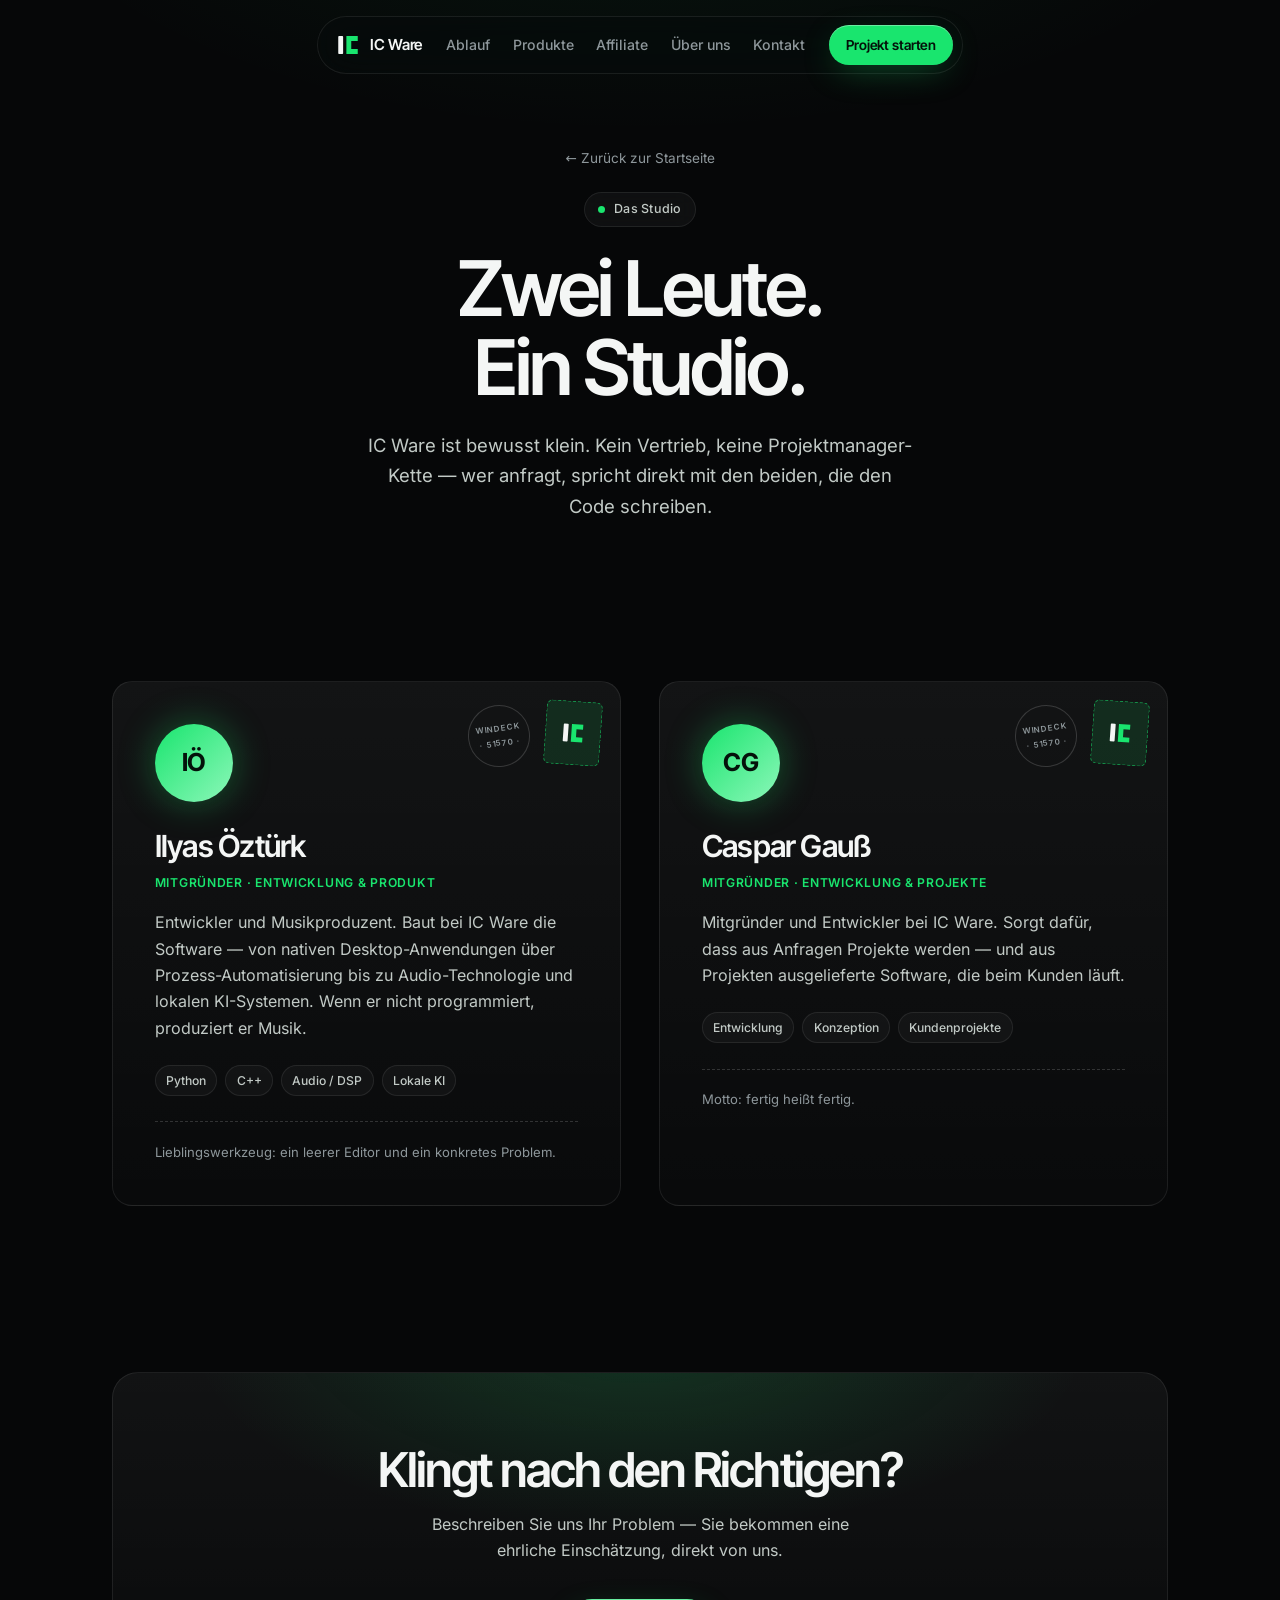
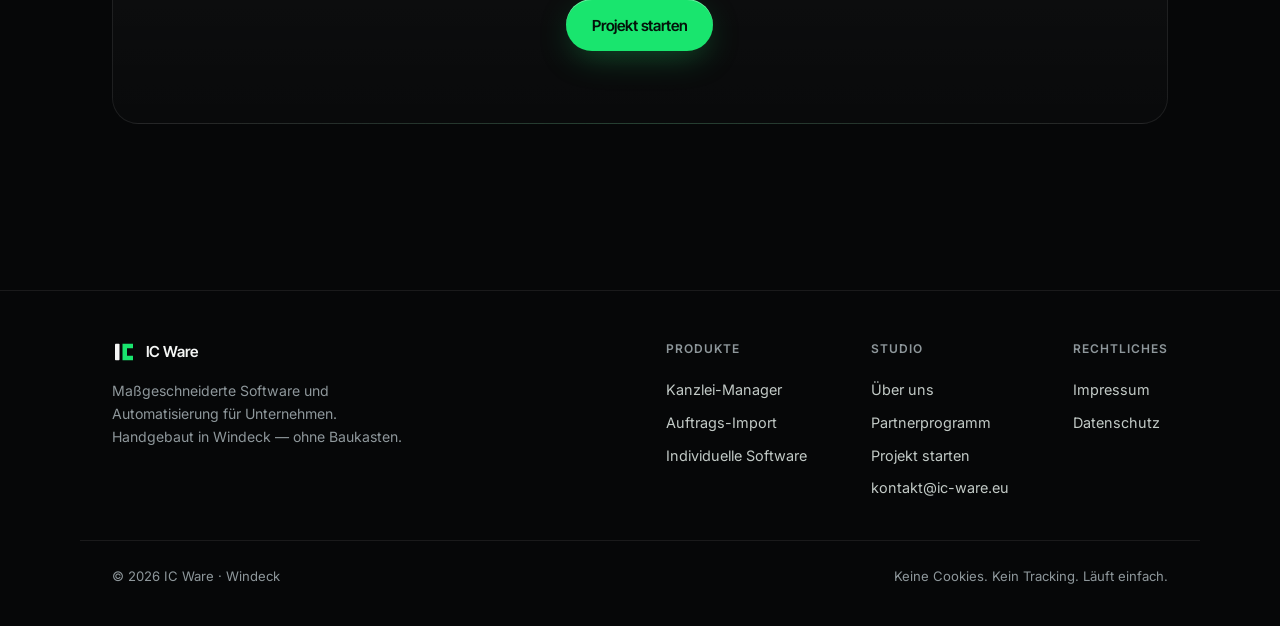
<file: ueber-uns.html>
<!DOCTYPE html>
<html lang="de">
<head>
<meta charset="UTF-8">
<meta name="viewport" content="width=device-width, initial-scale=1.0">
<title>Über uns — IC Ware</title>
<meta name="description" content="IC Ware sind Ilyas Öztürk und Caspar Gauß — zwei Entwickler aus Windeck. Wer anfragt, spricht direkt mit den beiden, die den Code schreiben.">
<meta name="theme-color" content="#060708">
<meta property="og:title" content="Über uns — IC Ware">
<meta property="og:description" content="Zwei Leute. Ein Studio. Wer anfragt, spricht direkt mit den Entwicklern.">
<meta property="og:type" content="website">
<meta property="og:locale" content="de_DE">
<link rel="icon" href="favicon.ico" sizes="any">
<link rel="apple-touch-icon" href="assets/apple-touch-icon.png">
<link rel="icon" type="image/svg+xml" href='data:image/svg+xml,<svg xmlns="http://www.w3.org/2000/svg" viewBox="0 0 32 32"><rect width="32" height="32" rx="7" fill="%23060708"/><rect x="4" y="5" width="6" height="22" rx="1" fill="%23F4F6F5"/><path d="M28 5 H14 V27 H28 V21 H20 V11 H28 Z" fill="%2319E56E"/></svg>'>
<link rel="preload" as="font" type="font/woff2" crossorigin href="assets/fonts/inter-tight-latin-600-normal.woff2">
<link rel="preload" as="font" type="font/woff2" crossorigin href="assets/fonts/inter-latin-400-normal.woff2">
<link rel="stylesheet" href="assets/style.css">
</head>
<body>

<nav class="island" id="island" aria-label="Hauptnavigation">
  <a class="logo" href="index.html" aria-label="IC Ware — Startseite">
    <svg viewBox="0 0 32 32" role="img" aria-label="IC Ware Logo">
      <rect x="4" y="5" width="6" height="22" rx="1" fill="var(--ink)"/>
      <path d="M28 5 H14 V27 H28 V21 H20 V11 H28 Z" fill="var(--brand)"/>
    </svg>
    <b>IC Ware</b>
  </a>
  <div class="links">
    <a href="index.html#ablauf">Ablauf</a>
    <a href="index.html#produkte">Produkte</a>
    <a href="partnerprogramm.html">Affiliate</a>
    <a href="ueber-uns.html">Über uns</a>
    <a href="index.html#kontakt">Kontakt</a>
  </div>
  <a class="btn btn--sm magnetic" href="index.html#kontakt">Projekt starten</a>
</nav>

<main class="page">

<!-- ================= KOPF ================= -->
<header class="page-hero wrap">
  <a class="back io" href="index.html">←&nbsp;Zurück zur Startseite</a><br>
  <span class="eyebrow io"><span class="dot"></span>Das Studio</span>
  <h1 class="display io d1">Zwei Leute.<br>Ein Studio.</h1>
  <p class="sub io d2">IC Ware ist bewusst klein. Kein Vertrieb, keine Projektmanager-Kette — wer anfragt, spricht direkt mit den beiden, die den Code schreiben.</p>
</header>

<!-- ================= POSTKARTEN ================= -->
<section class="sec" style="padding-top:clamp(3.5rem,7vw,5.5rem)">
  <div class="wrap">
    <div class="postcards">

      <!-- ============================================================
           POSTKARTE LINKS — ILYAS
           >>> Ilyas: NUR diesen Block bearbeiten. <<<
           Ändere Texte zwischen den Tags (Bio, Tags, letzte Zeile).
           Nichts außerhalb dieses Blocks anfassen.
           ============================================================ -->
      <article class="postcard io">
        <div class="postmark" aria-hidden="true"><span>Windeck</span><span>· 51570 ·</span></div>
        <div class="stamp" aria-hidden="true">
          <svg viewBox="0 0 32 32">
            <rect x="4" y="5" width="6" height="22" rx="1" fill="var(--ink)"/>
            <path d="M28 5 H14 V27 H28 V21 H20 V11 H28 Z" fill="var(--brand)"/>
          </svg>
        </div>
        <div class="avatar" aria-hidden="true">IÖ</div>
        <h3>Ilyas Öztürk</h3>
        <p class="role">Mitgründer · Entwicklung &amp; Produkt</p>
        <p class="bio">Entwickler und Musikproduzent. Baut bei IC&nbsp;Ware die Software — von nativen Desktop-Anwendungen über Prozess-Automatisierung bis zu Audio-Technologie und lokalen KI-Systemen. Wenn er nicht programmiert, produziert er Musik.</p>
        <ul class="ptags">
          <li>Python</li>
          <li>C++</li>
          <li>Audio / DSP</li>
          <li>Lokale KI</li>
        </ul>
        <p class="pline">Lieblingswerkzeug: ein leerer Editor und ein konkretes Problem.</p>
      </article>
      <!-- ================== ENDE POSTKARTE ILYAS ================== -->

      <!-- ============================================================
           POSTKARTE RECHTS — CASPAR
           >>> Caspar: NUR diesen Block bearbeiten. <<<
           Ändere Texte zwischen den Tags (Bio, Tags, letzte Zeile).
           Nichts außerhalb dieses Blocks anfassen.
           ============================================================ -->
      <article class="postcard postcard--r io d1">
        <div class="postmark" aria-hidden="true"><span>Windeck</span><span>· 51570 ·</span></div>
        <div class="stamp" aria-hidden="true">
          <svg viewBox="0 0 32 32">
            <rect x="4" y="5" width="6" height="22" rx="1" fill="var(--ink)"/>
            <path d="M28 5 H14 V27 H28 V21 H20 V11 H28 Z" fill="var(--brand)"/>
          </svg>
        </div>
        <div class="avatar" aria-hidden="true">CG</div>
        <h3>Caspar Gauß</h3>
        <p class="role">Mitgründer · Entwicklung &amp; Projekte</p>
        <p class="bio">Mitgründer und Entwickler bei IC&nbsp;Ware. Sorgt dafür, dass aus Anfragen Projekte werden — und aus Projekten ausgelieferte Software, die beim Kunden läuft.</p>
        <ul class="ptags">
          <li>Entwicklung</li>
          <li>Konzeption</li>
          <li>Kundenprojekte</li>
        </ul>
        <p class="pline">Motto: fertig heißt fertig.</p>
      </article>
      <!-- ================== ENDE POSTKARTE CASPAR ================== -->

    </div>

    <div class="band io">
      <h2 class="display">Klingt nach den Richtigen?</h2>
      <p>Beschreiben Sie uns Ihr Problem — Sie bekommen eine ehrliche Einschätzung, direkt von uns.</p>
      <div class="cta">
        <a class="btn magnetic" href="index.html#kontakt">Projekt starten</a>
      </div>
    </div>
  </div>
</section>

</main>

<!-- ================= FOOTER ================= -->
<footer class="footer">
  <div class="footer__grid">
    <div class="fbrand">
      <span class="logo">
        <svg viewBox="0 0 32 32" aria-hidden="true">
          <rect x="4" y="5" width="6" height="22" rx="1" fill="var(--ink)"/>
          <path d="M28 5 H14 V27 H28 V21 H20 V11 H28 Z" fill="var(--brand)"/>
        </svg>
        <b>IC Ware</b>
      </span>
      <p>Maßgeschneiderte Software und Automatisierung für Unternehmen. Handgebaut in Windeck — ohne Baukasten.</p>
    </div>
    <div class="fcols">
      <div class="fcol">
        <h5>Produkte</h5>
        <a href="kanzlei-manager.html">Kanzlei-Manager</a>
        <a href="auftrags-import.html">Auftrags-Import</a>
        <a href="index.html#kontakt">Individuelle Software</a>
      </div>
      <div class="fcol">
        <h5>Studio</h5>
        <a href="ueber-uns.html">Über uns</a>
        <a href="partnerprogramm.html">Partnerprogramm</a>
        <a href="index.html#kontakt">Projekt starten</a>
        <a href="mailto:kontakt@ic-ware.eu">kontakt@ic-ware.eu</a>
      </div>
      <div class="fcol">
        <h5>Rechtliches</h5>
        <a href="impressum.html">Impressum</a>
        <a href="datenschutz.html">Datenschutz</a>
      </div>
    </div>
  </div>
  <div class="footer__base">
    <span>© <span id="jahr">2026</span> IC Ware · Windeck</span>
    <span>Keine Cookies. Kein Tracking. Läuft einfach.</span>
  </div>
</footer>

<script src="assets/site.js"></script>
</body>
</html>
</file>
<file: assets/style.css>
/* ============================================================
   IC LABS — Stylesheet
   Dark, weich, präzise. Spring Green (#19E56E) als einzige Farbe.
   Schriften: selbst gehostet (DSGVO-sauber, keine externen Dienste).
   ============================================================ */

/* ---------- Schriften (lokal) ---------- */
@font-face{
  font-family:"Inter Tight";font-style:normal;font-weight:500;font-display:swap;
  src:url("fonts/inter-tight-latin-500-normal.woff2") format("woff2");
  unicode-range:U+0000-00FF,U+0131,U+0152-0153,U+02BB-02BC,U+02C6,U+02DA,U+02DC,U+2000-206F,U+2074,U+20AC,U+2122,U+2191,U+2193,U+2212,U+2215,U+FEFF,U+FFFD;
}
@font-face{
  font-family:"Inter Tight";font-style:normal;font-weight:600;font-display:swap;
  src:url("fonts/inter-tight-latin-600-normal.woff2") format("woff2");
  unicode-range:U+0000-00FF,U+0131,U+0152-0153,U+02BB-02BC,U+02C6,U+02DA,U+02DC,U+2000-206F,U+2074,U+20AC,U+2122,U+2191,U+2193,U+2212,U+2215,U+FEFF,U+FFFD;
}
@font-face{
  font-family:"Inter Tight";font-style:normal;font-weight:700;font-display:swap;
  src:url("fonts/inter-tight-latin-700-normal.woff2") format("woff2");
  unicode-range:U+0000-00FF,U+0131,U+0152-0153,U+02BB-02BC,U+02C6,U+02DA,U+02DC,U+2000-206F,U+2074,U+20AC,U+2122,U+2191,U+2193,U+2212,U+2215,U+FEFF,U+FFFD;
}
@font-face{
  font-family:"Inter";font-style:normal;font-weight:400;font-display:swap;
  src:url("fonts/inter-latin-400-normal.woff2") format("woff2");
  unicode-range:U+0000-00FF,U+0131,U+0152-0153,U+02BB-02BC,U+02C6,U+02DA,U+02DC,U+2000-206F,U+2074,U+20AC,U+2122,U+2191,U+2193,U+2212,U+2215,U+FEFF,U+FFFD;
}
@font-face{
  font-family:"Inter";font-style:normal;font-weight:500;font-display:swap;
  src:url("fonts/inter-latin-500-normal.woff2") format("woff2");
  unicode-range:U+0000-00FF,U+0131,U+0152-0153,U+02BB-02BC,U+02C6,U+02DA,U+02DC,U+2000-206F,U+2074,U+20AC,U+2122,U+2191,U+2193,U+2212,U+2215,U+FEFF,U+FFFD;
}
@font-face{
  font-family:"Inter";font-style:normal;font-weight:600;font-display:swap;
  src:url("fonts/inter-latin-600-normal.woff2") format("woff2");
  unicode-range:U+0000-00FF,U+0131,U+0152-0153,U+02BB-02BC,U+02C6,U+02DA,U+02DC,U+2000-206F,U+2074,U+20AC,U+2122,U+2191,U+2193,U+2212,U+2215,U+FEFF,U+FFFD;
}

/* ---------- Tokens ---------- */
:root{
  --void:   #060708;
  --surface:#0C0E10;
  --ink:    #F4F6F5;
  --muted:  #8E979B;
  --muted2: #C2CAC6;
  --line:   rgba(255,255,255,.08);
  --line-2: rgba(255,255,255,.16);
  --glass:  rgba(255,255,255,.04);
  --brand:  #19E56E;
  --brand-2:#8CF7B9;
  --brand-soft: rgba(25,229,110,.12);
  --brand-glow: rgba(25,229,110,.35);
  --warn:   #FFC46B;

  --f-display:"Inter Tight", system-ui, sans-serif;
  --f-text:   "Inter", system-ui, sans-serif;

  --wrap: 1120px;
  --pad: clamp(1.25rem, 4vw, 2rem);
  --sec: clamp(6.5rem, 13vw, 11rem);
  --r-lg: 26px;
  --r-md: 16px;
}

*{margin:0;padding:0;box-sizing:border-box}
html{scroll-behavior:smooth;scroll-padding-top:110px}
body{
  background:
    radial-gradient(1100px 520px at 50% -8%, rgba(25,229,110,.08), transparent 60%),
    var(--void);
  color:var(--ink);
  font-family:var(--f-text);
  font-size:1rem;
  line-height:1.65;
  -webkit-font-smoothing:antialiased;
  text-rendering:optimizeLegibility;
  overflow-x:hidden;
  min-height:100vh;
  display:flex;flex-direction:column;
}
main{flex:1}
::selection{background:var(--brand);color:#04120A}
a{color:inherit;text-decoration:none}
button{font:inherit;color:inherit;background:none;border:none;cursor:pointer}
img,svg{display:block}
:focus-visible{outline:2px solid var(--brand);outline-offset:3px;border-radius:6px}

.wrap{max-width:var(--wrap);margin-inline:auto;padding-inline:var(--pad)}

/* ---------- Typo ---------- */
.display{
  font-family:var(--f-display);
  font-weight:600;
  letter-spacing:-.04em;
  line-height:1.03;
}
.eyebrow{
  display:inline-flex;align-items:center;gap:.55rem;
  font-size:.78rem;font-weight:500;letter-spacing:.02em;
  color:var(--muted2);
  padding:.5em 1.05em;
  border:1px solid var(--line);
  border-radius:999px;
  background:var(--glass);
  backdrop-filter:blur(8px);
}
.eyebrow .dot{
  width:7px;height:7px;border-radius:50%;
  background:var(--brand);
  box-shadow:0 0 0 0 var(--brand-glow);
  animation:pulse 2.6s ease-out infinite;
}
@keyframes pulse{
  0%{box-shadow:0 0 0 0 var(--brand-glow)}
  70%{box-shadow:0 0 0 9px rgba(25,229,110,0)}
  100%{box-shadow:0 0 0 0 rgba(25,229,110,0)}
}
.grad{
  background:linear-gradient(115deg,var(--brand) 0%,var(--brand-2) 50%,var(--brand) 100%);
  background-size:200% 100%;
  -webkit-background-clip:text;background-clip:text;
  color:transparent;
  animation:shine 7s ease-in-out infinite;
}
@keyframes shine{0%,100%{background-position:0% 0}50%{background-position:100% 0}}
.tlink{
  color:var(--muted2);font-weight:500;font-size:.92rem;
  transition:color .2s ease;
}
.tlink:hover{color:var(--brand)}

/* ---------- Buttons ---------- */
.btn{
  display:inline-flex;align-items:center;justify-content:center;gap:.5rem;
  font-family:var(--f-display);font-weight:600;font-size:.95rem;
  letter-spacing:-.01em;
  padding:.9em 1.7em;border-radius:999px;
  background:var(--brand);color:#04120A;
  box-shadow:0 10px 34px -8px var(--brand-glow), inset 0 1px 0 rgba(255,255,255,.35);
  transition:transform .25s cubic-bezier(.2,.8,.2,1), box-shadow .25s ease, filter .25s ease;
  will-change:transform;
}
.btn:hover{filter:brightness(1.07);box-shadow:0 14px 44px -8px var(--brand-glow), inset 0 1px 0 rgba(255,255,255,.35)}
.btn:active{transform:scale(.97)}
.btn--ghost{
  background:var(--glass);color:var(--ink);
  border:1px solid var(--line-2);
  box-shadow:none;backdrop-filter:blur(8px);
}
.btn--ghost:hover{background:rgba(255,255,255,.08);filter:none}
.btn--sm{padding:.62em 1.25em;font-size:.86rem}

/* ---------- Nav-Insel ---------- */
.island{
  position:fixed;top:16px;left:50%;transform:translateX(-50%);
  z-index:100;
  display:flex;align-items:center;gap:1.5rem;
  padding:.5rem .55rem .5rem 1.05rem;
  border-radius:999px;
  border:1px solid var(--line);
  background:rgba(9,11,12,.55);
  backdrop-filter:blur(20px) saturate(150%);
  -webkit-backdrop-filter:blur(20px) saturate(150%);
  transition:background .3s ease, box-shadow .3s ease;
  max-width:calc(100vw - 2rem);
  white-space:nowrap;
}
.island.scrolled{
  background:rgba(9,11,12,.8);
  box-shadow:0 14px 50px -12px rgba(0,0,0,.7);
}
.island .logo{display:flex;align-items:center;gap:.6rem}
.island .logo svg{width:26px;height:26px}
.island .logo b{
  font-family:var(--f-display);font-weight:600;font-size:.95rem;letter-spacing:-.01em;
}
.island .links{display:flex;gap:1.4rem}
.island .links a{
  font-size:.88rem;font-weight:500;color:var(--muted);
  transition:color .2s ease;
}
.island .links a:hover{color:var(--ink)}

/* ---------- Held (Startseite) ---------- */
.hero{
  position:relative;
  padding:clamp(10rem,20vh,13rem) 0 clamp(5rem,10vw,8rem);
  text-align:center;
  overflow:clip;
}
.aurora{
  position:absolute;border-radius:50%;filter:blur(90px);
  pointer-events:none;z-index:-1;
}
.aurora--a{
  width:56vw;height:56vw;max-width:760px;max-height:760px;
  left:50%;top:-22vw;transform:translateX(-62%);
  background:radial-gradient(circle,rgba(25,229,110,.32),transparent 62%);
  animation:drift 20s ease-in-out infinite alternate;
}
.aurora--b{
  width:42vw;height:42vw;max-width:560px;max-height:560px;
  left:60%;top:-8vw;
  background:radial-gradient(circle,rgba(140,247,185,.14),transparent 60%);
  animation:drift 26s ease-in-out infinite alternate-reverse;
}
@keyframes drift{
  from{transform:translate(-62%,0) scale(1)}
  to{transform:translate(-48%,7%) scale(1.12)}
}
.hero h1{
  font-size:clamp(3rem,8.4vw,6.9rem);
  max-width:15ch;
  margin:1.6rem auto 0;
}
.hero .sub{
  font-size:clamp(1.05rem,1.6vw,1.24rem);
  color:var(--muted2);
  max-width:44ch;
  margin:1.6rem auto 0;
  line-height:1.6;
}
.hero .cta{
  display:flex;justify-content:center;flex-wrap:wrap;gap:.9rem;
  margin-top:2.6rem;
}
.props{
  list-style:none;
  display:flex;justify-content:center;flex-wrap:wrap;
  gap:.6rem 2.2rem;
  margin-top:3.4rem;
}
.props li{
  display:flex;align-items:center;gap:.55rem;
  font-size:.9rem;color:var(--muted);
}
.props li::before{
  content:"";width:6px;height:6px;border-radius:50%;
  background:var(--brand);flex:none;
  box-shadow:0 0 10px var(--brand-glow);
}

/* ---------- Abschnitte ---------- */
.sec{padding-top:var(--sec)}
.sec__head{text-align:center;max-width:640px;margin-inline:auto}
.sec__head h2{
  font-size:clamp(2.1rem,4.6vw,3.5rem);
  margin-top:1.3rem;
}
.sec__head .lede{
  color:var(--muted2);
  margin:1.1rem auto 0;
  max-width:46ch;
}

/* ---------- Ablauf (Scroll-Beam) ---------- */
.flow{
  position:relative;
  max-width:660px;
  margin:clamp(3rem,6vw,4.5rem) auto 0;
}
.beam{
  position:absolute;left:23px;top:14px;bottom:14px;width:2px;
  background:var(--line);border-radius:2px;
}
.beam i{
  position:absolute;left:0;top:0;width:100%;height:0;
  background:linear-gradient(180deg,var(--brand),rgba(25,229,110,.25));
  box-shadow:0 0 14px var(--brand-glow);
  border-radius:2px;
}
.steps{list-style:none}
.step{
  position:relative;
  display:grid;grid-template-columns:48px 1fr;gap:1.5rem;
  padding:2rem 0;
  opacity:.3;
  transform:translateX(6px);
  transition:opacity .55s ease, transform .55s ease;
}
.step.active{opacity:1;transform:none}
.step .num{
  width:48px;height:48px;border-radius:50%;
  display:flex;align-items:center;justify-content:center;
  font-family:var(--f-display);font-weight:600;font-size:.92rem;
  border:1px solid var(--line-2);
  background:var(--surface);
  transition:all .45s ease;
  position:relative;z-index:1;
}
.step.active .num{
  background:var(--brand);color:#04120A;border-color:var(--brand);
  box-shadow:0 0 28px var(--brand-glow);
}
.step h3{
  font-family:var(--f-display);font-weight:600;letter-spacing:-.02em;
  font-size:clamp(1.25rem,2.4vw,1.55rem);
  margin:.45rem 0 .45rem;
}
.step p{color:var(--muted2);max-width:48ch}

/* ---------- Produktkarten (Startseite) ---------- */
.cards{
  display:grid;grid-template-columns:1fr 1fr;
  gap:1.4rem;
  margin-top:clamp(3rem,6vw,4.5rem);
}
.card{
  position:relative;overflow:hidden;
  border-radius:var(--r-lg);
  border:1px solid var(--line);
  background:linear-gradient(180deg,rgba(255,255,255,.05),rgba(255,255,255,.015));
  padding:clamp(1.8rem,3vw,2.5rem);
  transform-style:preserve-3d;
  transition:border-color .3s ease;
  display:flex;flex-direction:column;
}
.card::before{
  content:"";position:absolute;inset:0;
  background:radial-gradient(420px circle at var(--mx,50%) var(--my,0%), var(--brand-soft), transparent 65%);
  opacity:0;transition:opacity .35s ease;
  pointer-events:none;
}
.card:hover{border-color:rgba(25,229,110,.35)}
.card:hover::before{opacity:1}
.tag{
  align-self:flex-start;
  font-size:.74rem;font-weight:600;letter-spacing:.05em;text-transform:uppercase;
  color:var(--brand);
  background:var(--brand-soft);
  border:1px solid rgba(25,229,110,.25);
  padding:.35em .9em;border-radius:999px;
}
.card h3{
  font-family:var(--f-display);font-weight:600;letter-spacing:-.025em;
  font-size:clamp(1.6rem,2.8vw,2.1rem);
  margin:1.15rem 0 .5rem;
}
.card > p{color:var(--muted2);max-width:44ch}
.feat{list-style:none;margin-top:1.5rem;flex:1}
.feat li{
  display:flex;align-items:flex-start;gap:.7rem;
  padding:.42rem 0;
  color:var(--muted2);font-size:.95rem;
}
.feat li::before{
  content:"✓";
  flex:none;
  width:19px;height:19px;border-radius:50%;
  display:inline-flex;align-items:center;justify-content:center;
  font-size:11px;font-weight:700;
  color:var(--brand);background:var(--brand-soft);
  margin-top:.22em;
}
.card .foot{
  margin-top:1.9rem;
  display:flex;align-items:center;gap:1.3rem;flex-wrap:wrap;
}
.card .ref{
  margin-top:1.1rem;
  font-size:.8rem;color:var(--muted);
}

/* ---------- Buchung / Formular ---------- */
.shell{
  max-width:680px;
  margin:clamp(3rem,6vw,4.5rem) auto 0;
  border-radius:var(--r-lg);
  border:1px solid var(--line);
  background:linear-gradient(180deg,rgba(255,255,255,.05),rgba(255,255,255,.015));
  padding:clamp(1.6rem,4vw,2.6rem);
  position:relative;overflow:hidden;
}
.prog{
  height:3px;border-radius:99px;background:var(--line);
  margin-bottom:2rem;overflow:hidden;
}
.prog i{
  display:block;height:100%;width:33.34%;
  background:linear-gradient(90deg,var(--brand),var(--brand-2));
  border-radius:99px;
  transition:width .45s cubic-bezier(.2,.8,.2,1);
  box-shadow:0 0 12px var(--brand-glow);
}
.fstep{border:none;display:none}
.fstep.active{display:block;animation:stepIn .45s cubic-bezier(.2,.8,.2,1)}
@keyframes stepIn{
  from{opacity:0;transform:translateX(26px)}
  to{opacity:1;transform:none}
}
.fstep legend{
  font-family:var(--f-display);font-weight:600;letter-spacing:-.02em;
  font-size:clamp(1.3rem,2.6vw,1.7rem);
  margin-bottom:1.4rem;
}
.opts{display:grid;gap:.8rem}
.opt{
  position:relative;display:block;
  padding:1.05rem 1.2rem;
  border:1px solid var(--line);border-radius:var(--r-md);
  background:rgba(255,255,255,.03);
  cursor:pointer;
  transition:border-color .25s ease, background .25s ease, transform .25s ease;
}
.opt:hover{border-color:var(--line-2);transform:translateY(-1px)}
.opt input{position:absolute;opacity:0;pointer-events:none}
.opt b{display:block;font-weight:600;font-size:1rem;letter-spacing:-.01em}
.opt span{display:block;font-size:.86rem;color:var(--muted);margin-top:.15rem}
.opt.sel, .opt:has(input:checked){
  border-color:var(--brand);
  background:var(--brand-soft);
  box-shadow:0 0 0 1px var(--brand), 0 8px 30px -12px var(--brand-glow);
}
.field{margin-bottom:1.1rem}
.field label{
  display:block;font-size:.84rem;font-weight:500;color:var(--muted2);
  margin-bottom:.45rem;
}
.field input,.field textarea{
  width:100%;
  font:inherit;color:var(--ink);
  background:rgba(255,255,255,.04);
  border:1px solid var(--line);
  border-radius:12px;
  padding:.85em 1em;
  transition:border-color .25s ease, box-shadow .25s ease;
}
.field textarea{min-height:130px;resize:vertical}
.field input::placeholder,.field textarea::placeholder{color:#5E6669}
.field input:focus,.field textarea:focus{
  outline:none;border-color:var(--brand);
  box-shadow:0 0 0 3px rgba(25,229,110,.18);
}
.err{display:none;font-size:.8rem;color:#FF7A6E;margin-top:.4rem}
.field.invalid .err{display:block}
.field.invalid input,.field.invalid textarea{border-color:rgba(255,122,110,.6)}
.frow{
  display:flex;justify-content:space-between;align-items:center;
  gap:1rem;margin-top:1.8rem;
}
.hint{font-size:.8rem;color:var(--muted);max-width:30ch}
.fnav{display:flex;gap:.7rem;margin-left:auto}
.done{display:none;text-align:center;animation:stepIn .5s ease}
.done.active{display:block}
.done .ok{
  width:58px;height:58px;border-radius:50%;
  margin:0 auto 1.3rem;
  display:flex;align-items:center;justify-content:center;
  background:var(--brand-soft);border:1px solid rgba(25,229,110,.4);
  color:var(--brand);font-size:1.5rem;font-weight:700;
  box-shadow:0 0 34px var(--brand-glow);
}
.done h3{
  font-family:var(--f-display);font-weight:600;letter-spacing:-.02em;
  font-size:1.55rem;
}
.done p{color:var(--muted2);max-width:42ch;margin:.7rem auto 0;font-size:.94rem}
.done a{color:var(--brand)}
.sum{
  text-align:left;
  white-space:pre-wrap;word-break:break-word;
  font-size:.86rem;line-height:1.55;color:var(--muted2);
  background:rgba(0,0,0,.35);
  border:1px solid var(--line);border-radius:var(--r-md);
  padding:1.1rem 1.25rem;
  margin:1.5rem 0 1.3rem;
}
.done .fnav{justify-content:center;margin:0}

/* ---------- Unterseiten: Kopf ---------- */
.page{padding-top:clamp(9rem,16vh,10.5rem)}
.page-hero{
  position:relative;
  text-align:center;
  max-width:760px;margin-inline:auto;
}
.page-hero .back{
  display:inline-block;
  font-size:.85rem;color:var(--muted);
  margin-bottom:1.4rem;
  transition:color .2s ease;
}
.page-hero .back:hover{color:var(--ink)}
.page-hero h1{
  font-size:clamp(2.7rem,6.8vw,4.8rem);
  margin-top:1.4rem;
}
.page-hero .sub{
  font-size:clamp(1rem,1.5vw,1.15rem);
  color:var(--muted2);
  max-width:46ch;
  margin:1.4rem auto 0;
}
.page-hero .cta{
  display:flex;justify-content:center;flex-wrap:wrap;gap:.9rem;
  margin-top:2.4rem;
}

/* ---------- Feature-Raster (Produktseiten) ---------- */
.grid6{
  display:grid;grid-template-columns:repeat(3,1fr);
  gap:1rem;
  margin-top:clamp(3rem,6vw,4.5rem);
}
.fcard{
  border:1px solid var(--line);
  border-radius:var(--r-md);
  background:linear-gradient(180deg,rgba(255,255,255,.045),rgba(255,255,255,.015));
  padding:1.6rem 1.5rem;
  transition:border-color .3s ease, transform .3s ease;
}
.fcard:hover{border-color:rgba(25,229,110,.3);transform:translateY(-3px)}
.fcard .mark{
  width:11px;height:11px;border-radius:3.5px;
  background:var(--brand);
  box-shadow:0 0 14px var(--brand-glow);
}
.fcard h4{
  font-family:var(--f-display);font-weight:600;letter-spacing:-.015em;
  font-size:1.06rem;
  margin:.85rem 0 .35rem;
}
.fcard p{font-size:.9rem;color:var(--muted);line-height:1.55}

/* ---------- Praxis-Block (Produktseiten) ---------- */
.praxis{
  margin-top:clamp(3rem,6vw,4.5rem);
  border-radius:var(--r-lg);
  border:1px solid var(--line);
  background:
    radial-gradient(560px 220px at 50% 0%, var(--brand-soft), transparent 70%),
    linear-gradient(180deg,rgba(255,255,255,.045),rgba(255,255,255,.015));
  padding:clamp(1.8rem,4vw,2.8rem);
  text-align:center;
}
.praxis blockquote{
  font-family:var(--f-display);font-weight:500;letter-spacing:-.02em;
  font-size:clamp(1.15rem,2.4vw,1.5rem);
  line-height:1.4;
  max-width:34ch;margin:0 auto;
}
.praxis figcaption{
  margin-top:1.1rem;font-size:.85rem;color:var(--muted);
}

/* ---------- FAQ ---------- */
.faq{max-width:680px;margin:clamp(3rem,6vw,4.5rem) auto 0}
.faq details{border-bottom:1px solid var(--line)}
.faq details:first-child{border-top:1px solid var(--line)}
.faq summary{
  list-style:none;cursor:pointer;
  display:flex;justify-content:space-between;align-items:center;gap:1.4rem;
  padding:1.2rem 0;
  font-family:var(--f-display);font-weight:600;letter-spacing:-.01em;
  font-size:1.02rem;
  transition:color .2s ease;
}
.faq summary:hover{color:var(--brand-2)}
.faq summary::-webkit-details-marker{display:none}
.faq summary::after{
  content:"+";
  flex:none;
  color:var(--brand);
  font-size:1.45rem;font-weight:400;line-height:1;
  transition:transform .3s ease;
}
.faq details[open] summary::after{transform:rotate(45deg)}
.faq details p{
  color:var(--muted2);font-size:.95rem;
  padding:0 0 1.3rem;max-width:58ch;
}

/* ---------- CTA-Band ---------- */
.band{
  margin-top:var(--sec);
  border-radius:var(--r-lg);
  border:1px solid var(--line);
  background:
    radial-gradient(640px 280px at 50% -10%, rgba(25,229,110,.16), transparent 70%),
    linear-gradient(180deg,rgba(255,255,255,.05),rgba(255,255,255,.015));
  padding:clamp(2.8rem,7vw,4.5rem) var(--pad);
  text-align:center;
}
.band h2{
  font-size:clamp(1.9rem,4.4vw,3rem);
  max-width:20ch;margin-inline:auto;
}
.band p{color:var(--muted2);max-width:44ch;margin:1rem auto 0}
.band .cta{display:flex;justify-content:center;flex-wrap:wrap;gap:.9rem;margin-top:2.2rem}

/* ---------- Rechtsseiten ---------- */
.legal{max-width:720px;margin-inline:auto}
.legal h1{
  font-family:var(--f-display);font-weight:600;letter-spacing:-.035em;
  font-size:clamp(2.3rem,5.5vw,3.4rem);
  margin:1.4rem 0 .6rem;
}
.legal .intro{color:var(--muted2);margin-bottom:2.6rem}
.legal h2{
  font-family:var(--f-display);font-weight:600;letter-spacing:-.02em;
  font-size:1.35rem;
  margin:2.8rem 0 .8rem;
}
.legal h3{
  font-family:var(--f-display);font-weight:600;letter-spacing:-.015em;
  font-size:1.05rem;
  margin:1.8rem 0 .5rem;
}
.legal p,.legal li{color:var(--muted2);font-size:.97rem;margin-bottom:.85rem}
.legal ul{padding-left:1.25rem;margin-bottom:1rem}
.legal li{margin-bottom:.4rem}
.legal a{color:var(--brand)}
.legal a:hover{text-decoration:underline}
.legal address{font-style:normal;color:var(--muted2);line-height:1.8}
.fill{
  color:var(--warn);
  border-bottom:1px dashed var(--warn);
  padding:0 .1em;
}
.stand{font-size:.8rem;color:var(--muted);margin-top:3.2rem}

/* ---------- Fußzeile ---------- */
.footer{
  margin-top:var(--sec);
  border-top:1px solid var(--line);
  padding:3rem 0 2.4rem;
}
.footer__grid{
  max-width:var(--wrap);margin-inline:auto;padding-inline:var(--pad);
  display:flex;flex-wrap:wrap;gap:2.4rem 4rem;
  justify-content:space-between;
  padding-bottom:2.2rem;
}
.footer .fbrand{max-width:300px}
.footer .fbrand .logo{display:flex;align-items:center;gap:.6rem;margin-bottom:.9rem}
.footer .fbrand .logo svg{width:24px;height:24px}
.footer .fbrand .logo b{
  font-family:var(--f-display);font-weight:600;font-size:.95rem;letter-spacing:-.01em;
}
.footer .fbrand p{font-size:.88rem;color:var(--muted)}
.footer .fcols{display:flex;gap:4rem;flex-wrap:wrap}
.footer .fcol h5{
  font-size:.75rem;font-weight:600;letter-spacing:.08em;text-transform:uppercase;
  color:var(--muted);margin-bottom:.9rem;
}
.footer .fcol a{
  display:block;font-size:.9rem;color:var(--muted2);
  padding:.28rem 0;
  transition:color .2s ease;
}
.footer .fcol a:hover{color:var(--ink)}
.footer__base{
  max-width:var(--wrap);margin-inline:auto;padding-inline:var(--pad);
  border-top:1px solid var(--line);
  padding-top:1.6rem;
  display:flex;flex-wrap:wrap;gap:.8rem 2rem;
  justify-content:space-between;
  font-size:.82rem;color:var(--muted);
}
.footer__base a{transition:color .2s ease}
.footer__base a:hover{color:var(--ink)}

/* ---------- Einblendungen ---------- */
.io{
  opacity:0;
  transform:translateY(26px);
  filter:blur(10px);
  transition:opacity .8s cubic-bezier(.2,.8,.2,1),
             transform .8s cubic-bezier(.2,.8,.2,1),
             filter .8s ease;
}
.io.on{opacity:1;transform:none;filter:blur(0)}
.d1{transition-delay:.08s}
.d2{transition-delay:.18s}
.d3{transition-delay:.28s}
.d4{transition-delay:.4s}

/* ---------- Responsiv ---------- */
@media (max-width:960px){
  .grid6{grid-template-columns:1fr 1fr}
}
@media (max-width:820px){
  .island .links{display:none}
  .cards{grid-template-columns:1fr}
  .footer .fcols{gap:2.4rem}
}
@media (max-width:600px){
  .grid6{grid-template-columns:1fr}
  .step{grid-template-columns:40px 1fr;gap:1.1rem}
  .step .num{width:40px;height:40px;font-size:.8rem}
  .beam{left:19px}
  .frow{flex-direction:column-reverse;align-items:stretch}
  .fnav{margin:0}
  .fnav .btn{flex:1;justify-content:center}
  .hint{max-width:none;text-align:center}
  .card .foot{flex-direction:column;align-items:stretch;gap:.9rem}
  .card .foot .btn{justify-content:center}
  .card .foot .tlink{text-align:center}
}

/* ---------- Reduzierte Bewegung ---------- */
@media (prefers-reduced-motion:reduce){
  html{scroll-behavior:auto}
  .aurora--a,.aurora--b{animation:none}
  .grad{animation:none}
  .eyebrow .dot{animation:none}
  .io{opacity:1;transform:none;filter:none;transition:none}
  .step{transition:none}
  *{transition-duration:.01ms !important;animation-duration:.01ms !important}
}

/* ---------- Über uns: Postkarten ---------- */
.postcards{
  display:grid;grid-template-columns:1fr 1fr;
  gap:clamp(1.4rem,3vw,2.4rem);
  margin-top:clamp(3rem,6vw,4.5rem);
  perspective:1200px;
}
.postcard{
  position:relative;overflow:hidden;
  border-radius:20px;
  border:1px solid var(--line);
  background:linear-gradient(180deg,rgba(255,255,255,.055),rgba(255,255,255,.015));
  padding:clamp(1.8rem,3.4vw,2.6rem);
  transform:rotate(-1.4deg);
  transition:transform .45s cubic-bezier(.2,.8,.2,1), border-color .3s ease;
}
.postcard--r{transform:rotate(1.4deg)}
.postcard:hover{transform:rotate(0) translateY(-5px);border-color:rgba(25,229,110,.35)}
.postcard::before{
  content:"";position:absolute;inset:0;
  background:radial-gradient(420px circle at var(--mx,50%) var(--my,0%), var(--brand-soft), transparent 65%);
  opacity:0;transition:opacity .35s ease;pointer-events:none;
}
.postcard:hover::before{opacity:1}
.stamp{
  position:absolute;top:1.2rem;right:1.2rem;
  width:56px;height:64px;
  border:1.5px dashed rgba(25,229,110,.55);
  border-radius:6px;
  background:var(--brand-soft);
  display:flex;align-items:center;justify-content:center;
  transform:rotate(4deg);
}
.stamp svg{width:26px;height:26px}
.postmark{
  position:absolute;top:1.45rem;right:5.6rem;
  width:62px;height:62px;border-radius:50%;
  border:1.5px solid rgba(255,255,255,.16);
  display:flex;flex-direction:column;align-items:center;justify-content:center;
  gap:.1rem;
  font-size:.5rem;font-weight:600;letter-spacing:.12em;text-transform:uppercase;
  color:var(--muted);
  transform:rotate(-8deg);
  pointer-events:none;
}
.avatar{
  width:78px;height:78px;border-radius:50%;
  display:flex;align-items:center;justify-content:center;
  font-family:var(--f-display);font-weight:700;font-size:1.55rem;letter-spacing:-.02em;
  background:linear-gradient(135deg,var(--brand),var(--brand-2));
  color:#04120A;
  box-shadow:0 0 36px var(--brand-glow);
}
.postcard h3{
  font-family:var(--f-display);font-weight:600;letter-spacing:-.025em;
  font-size:clamp(1.5rem,2.6vw,1.9rem);
  margin:1.2rem 0 .15rem;
}
.postcard .role{
  font-size:.76rem;font-weight:600;letter-spacing:.06em;text-transform:uppercase;
  color:var(--brand);
}
.postcard .bio{color:var(--muted2);margin-top:1rem;max-width:44ch}
.ptags{
  list-style:none;display:flex;flex-wrap:wrap;gap:.5rem;
  margin-top:1.5rem;
}
.ptags li{
  font-size:.76rem;font-weight:500;
  color:var(--muted2);
  border:1px solid var(--line);
  background:rgba(255,255,255,.03);
  padding:.35em .85em;border-radius:999px;
}
.pline{
  margin-top:1.6rem;padding-top:1.2rem;
  border-top:1px dashed var(--line-2);
  font-size:.82rem;color:var(--muted);
}
@media (max-width:820px){
  .postcards{grid-template-columns:1fr}
  .postcard,.postcard--r{transform:rotate(0)}
  .postcard:hover{transform:translateY(-4px)}
}

/* ===== Partnerprogramm ===== */
.sr-only{
  position:absolute;width:1px;height:1px;padding:0;margin:-1px;
  overflow:hidden;clip:rect(0,0,0,0);white-space:nowrap;border:0;
}
.price{
  display:flex;align-items:baseline;gap:.6rem;flex-wrap:wrap;
  margin:.9rem 0 1.1rem;
}
.price b{
  font-family:var(--f-display);font-weight:700;letter-spacing:-.03em;
  font-size:clamp(2rem,4.2vw,2.7rem);
  color:var(--brand);line-height:1;
}
.price span{font-size:.86rem;color:var(--muted)}
#regeln .ptags li{
  position:relative;padding-left:1.5rem;
  border:0;background:none;font-size:.92rem;line-height:1.5;
}
#regeln .ptags li::before{
  content:"";position:absolute;left:0;top:.55em;
  width:7px;height:7px;border-radius:2px;background:var(--brand);
}
#regeln .card:last-child .ptags li::before{background:#FF7A6E}
#pf-regeln .opt{
  display:flex;align-items:flex-start;gap:.8rem;
  font-size:.9rem;line-height:1.5;
}
#pf-regeln .opt input{margin-top:.25rem;flex:0 0 auto}
#pf-regeln .opt a{color:var(--brand)}
</file>
